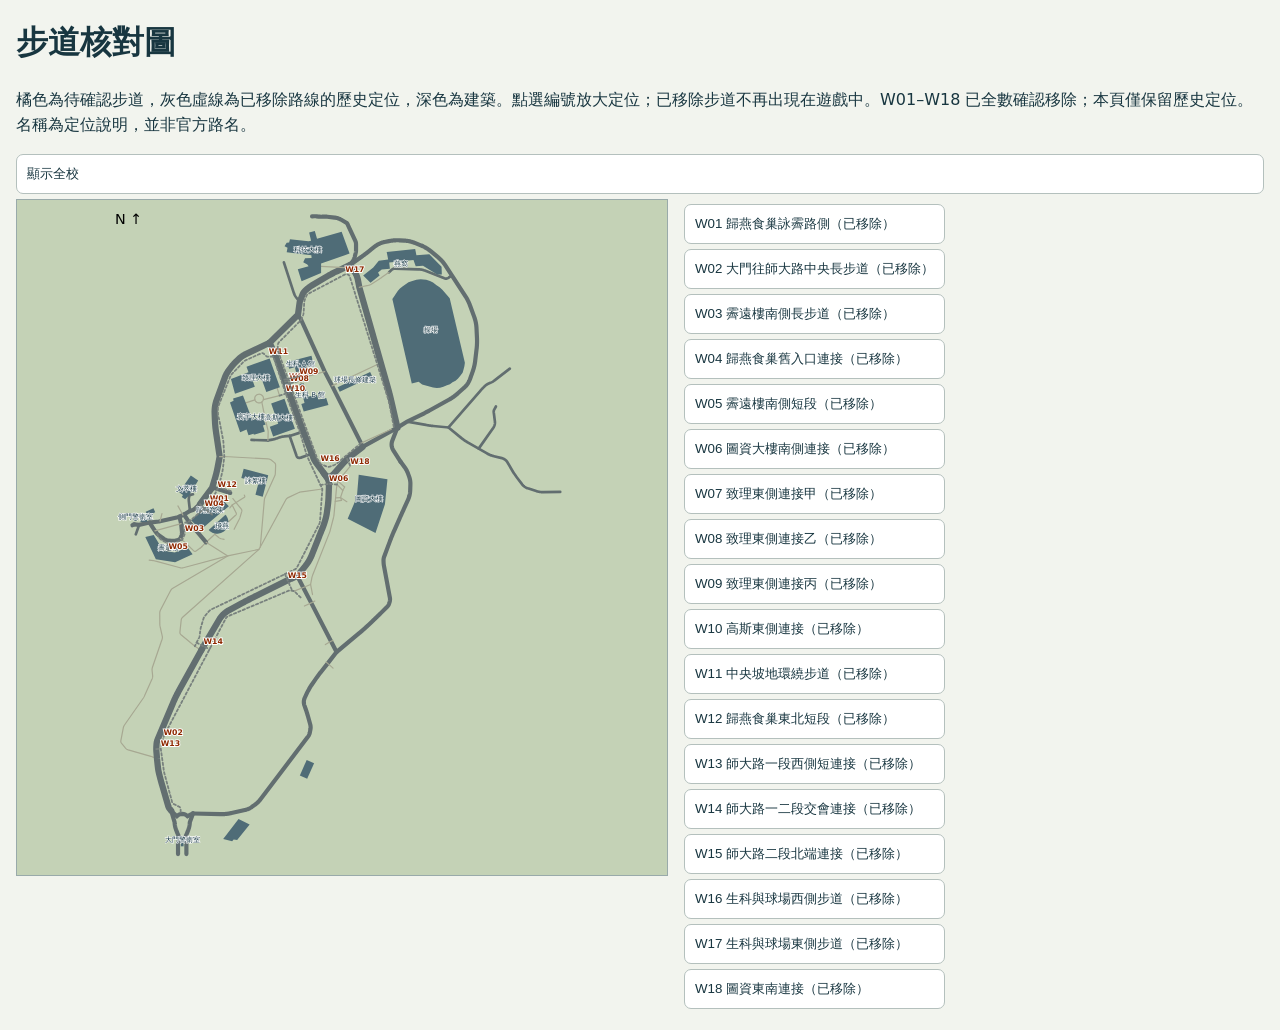
<file: footpaths.html>
<!doctype html><html lang="zh-Hant"><meta charset="utf-8"><meta name="viewport" content="width=device-width,initial-scale=1"><title>步道保留與移除核對</title><style>body{font:16px system-ui;margin:16px;background:#f2f4ee;color:#183640}main{display:flex;gap:16px;flex-wrap:wrap}svg{background:#c4d2b6;width:min(100%,650px);height:75vh;border:1px solid #9aa;touch-action:auto}aside{max-width:430px}button{display:block;padding:10px;text-align:left;width:100%;margin:5px 0;border:1px solid #b4c0bd;border-radius:7px;background:white;color:#183640}.active{background:#ffe39a}p{line-height:1.6}</style><h1>步道核對圖</h1><p>橘色為待確認步道，灰色虛線為已移除路線的歷史定位，深色為建築。點選編號放大定位；已移除步道不再出現在遊戲中。W01–W18 已全數確認移除；本頁僅保留歷史定位。名稱為定位說明，並非官方路名。</p><button id="reset">顯示全校</button><main><svg viewBox="-400 -550 800 1130" aria-label="步道核對地圖"></svg><aside></aside></main><script>const d={"roads":[{"osm":218881793,"name":"清心路","width":10.5,"line":[[92.8,-169],[82.40585621791845,-213.90904870731418],[82.17937235652322,-214.88303811038782],[81.9508968086572,-215.8565144374942],[81.72042957432046,-216.82947768863352],[81.48797065351296,-217.80192786380573],[81.2535200462347,-218.77386496301074],[81.0170777524857,-219.74528898624868],[80.77864377226594,-220.71619993351942],[80.53821810557544,-221.68659780482307],[80.29580075241418,-222.65648260015956],[80.05139171278215,-223.62585431952888],[79.8049909866794,-224.59471296293117],[79.55659857410588,-225.56305853036625],[79.30621447506161,-226.53089102183418],[79.0538386895466,-227.49821043733505],[78.79947121756082,-228.4650167768687],[78.54311205910429,-229.43131004043528],[78.28476121417702,-230.3970902280347],[78.024418682779,-231.36235733966697],[77.76208446491023,-232.3271113753321],[77.4977585605707,-233.29135233503013],[77.23144096976041,-234.255080218761],[76.96313169247938,-235.21829502652474],[76.6928307287276,-236.18099675832138],[76.42053807850506,-237.14318541415082],[57.77946192149494,-302.75681458584916],[57.50616426017145,-303.71874409680385],[57.23284826311678,-304.68066839397574],[56.95951393033098,-305.64258747736517],[56.68616126181401,-306.60450134697203],[56.412790257565845,-307.5664100027962],[56.13940091758654,-308.52831344483786],[55.865993241876076,-309.49021167309684],[55.592567230434454,-310.45210468757324],[55.31912288326166,-311.41399248826707],[55.0456602003577,-312.37587507517827],[54.77217918172259,-313.33775244830696],[54.49867982735631,-314.29962460765296],[54.22516213725887,-315.2614915532164],[53.951626111430265,-316.2233532849972],[53.6780717498705,-317.1852098029954],[53.404499052579574,-318.1470611072111],[53.13090801955748,-319.10890719764416],[52.857298650804225,-320.07074807429456],[52.58367094631981,-321.0325837371624],[52.31002490610423,-321.9944141862476],[52.036360530157495,-322.95623942155026],[51.76267781847959,-323.9180594430703],[51.488976771070526,-324.87987425080775],[51.21525738793029,-325.8416838447626],[29,-403.9],[26.595,-416.185],[26.398820797404795,-417.12568404070436],[26.18028318961917,-418.0577361628174],[25.939387176643127,-418.981156366339],[25.676132758476673,-419.89594465126936],[25.39051993511979,-420.80210101760827],[25.082548706572506,-421.699625465356],[24.7522190728348,-422.58851799451236],[24.39953103390668,-423.4687786050773],[24.024484589788145,-424.340407297051],[23.62707974047919,-425.2034040704333],[23.207316485979817,-426.0577689252243],[22.765194826290035,-426.90350186142393],[22.300714761409825,-427.7406028790323],[21.81387629133921,-428.5690719780493],[14,-441.5]],"sourceLine":[[92.8,-169],[79.7,-225.6],[54.5,-314.3],[29,-403.9],[25.3,-422.8],[14,-441.5]],"curvesPrepared":true,"widening":{"baseWidth":7,"addedEachSide":1.75,"reference":"依使用者指定八路段，左右各半車道；3.5m車道與10.5m總寬為模型尺寸"},"widthTransition":{"length":35,"start":7}},{"osm":218881794,"name":"莘學路","width":7,"line":[[-9.1,206.8],[-18.4,188.8],[-51.5,124.5],[-64.9,98.6],[-74.8,79.4]],"sourceLine":[[-9.1,206.8],[-18.4,188.8],[-51.5,124.5],[-64.9,98.6],[-74.8,79.4]],"curvesPrepared":true,"preservedLine":[[-9.1,206.8],[-18.4,188.8],[-51.5,124.5],[-64.9,98.6],[-74.8,79.4]]},{"osm":218881795,"name":"向陽路","width":7,"line":[[-73.7,-357.9],[-68.3,-349.2],[-28.9,-262.7],[-16.5,-238.8],[31.8,-143],[34.4,-136.6]],"sourceLine":[[-73.7,-357.9],[-68.3,-349.2],[-28.9,-262.7],[-16.5,-238.8],[31.8,-143],[34.4,-136.6]],"curvesPrepared":true,"preservedLine":[[-73.7,-357.9],[-68.3,-349.2],[-28.9,-262.7],[-16.5,-238.8],[31.8,-143],[34.4,-136.6]]},{"osm":218881797,"name":"","width":4.5,"line":[[109.2,-179.1],[140.3021519751283,-173.42990258898465],[141.2560956276395,-173.2591403516534],[142.21089642367403,-173.09451597473168],[143.1665543632319,-172.9360294582196],[144.1230694463132,-172.78368080211712],[145.08044167291786,-172.6374700064243],[146.03867104304587,-172.49739707114105],[146.99775755669722,-172.3634619962674],[147.95770121387199,-172.2356647818034],[148.9185020145701,-172.11400542774896],[149.88015995879158,-171.99848393410417],[150.8426750465364,-171.88910030086896],[151.80604727780465,-171.7858545280434],[152.7702766525962,-171.68874661562742],[178.3,-169.2],[231.59963557957212,-230.63333221200233],[232.2026897406099,-231.3222387248143],[232.81167001350934,-232.00562436925134],[233.42657639827036,-232.6834891453134],[234.04740889489304,-233.3558330530006],[234.67416750337733,-234.02265609231284],[235.30685222372324,-234.68395826325013],[235.94546305593082,-235.33973956581252],[236.59,-235.99],[238.81,-238.21],[239.46933001461682,-238.84027514538528],[240.15232005846724,-239.436100581541],[240.8589701315513,-239.99747630846724],[241.58928023386898,-240.52440232616402],[242.3432503654203,-241.0168786346312],[243.12088052620518,-241.474905233869],[243.92217071622372,-241.89848212387722],[244.7471209354759,-242.28760930465597],[248.42,-243.92],[249.25379544717376,-244.30374983007948],[250.07518178869515,-244.7083326536513],[250.88415902456407,-245.13374847071543],[251.68072715478053,-245.57999728127183],[252.4648861793446,-246.04707908532058],[253.2366360982562,-246.5349938828616],[253.99597691151536,-247.04374167389497],[254.74290861912212,-247.57332245842065],[255.47743122107642,-248.12373623643865],[280.9,-267.7]],"sourceLine":[[109.2,-179.1],[146.5,-172.3],[178.3,-169.2],[234,-233.4],[241.4,-240.8],[252.2,-245.6],[280.9,-267.7]],"curvesPrepared":true,"preservedLine":[[109.2,-179.1],[140.3021519751283,-173.42990258898465],[141.2560956276395,-173.2591403516534],[142.21089642367403,-173.09451597473168],[143.1665543632319,-172.9360294582196],[144.1230694463132,-172.78368080211712],[145.08044167291786,-172.6374700064243],[146.03867104304587,-172.49739707114105],[146.99775755669722,-172.3634619962674],[147.95770121387199,-172.2356647818034],[148.9185020145701,-172.11400542774896],[149.88015995879158,-171.99848393410417],[150.8426750465364,-171.88910030086896],[151.80604727780465,-171.7858545280434],[152.7702766525962,-171.68874661562742],[178.3,-169.2],[231.59963557957212,-230.63333221200233],[232.2026897406099,-231.3222387248143],[232.81167001350934,-232.00562436925134],[233.42657639827036,-232.6834891453134],[234.04740889489304,-233.3558330530006],[234.67416750337733,-234.02265609231284],[235.30685222372324,-234.68395826325013],[235.94546305593082,-235.33973956581252],[236.59,-235.99],[238.81,-238.21],[239.46933001461682,-238.84027514538528],[240.15232005846724,-239.436100581541],[240.8589701315513,-239.99747630846724],[241.58928023386898,-240.52440232616402],[242.3432503654203,-241.0168786346312],[243.12088052620518,-241.474905233869],[243.92217071622372,-241.89848212387722],[244.7471209354759,-242.28760930465597],[248.42,-243.92],[249.25379544717376,-244.30374983007948],[250.07518178869515,-244.7083326536513],[250.88415902456407,-245.13374847071543],[251.68072715478053,-245.57999728127183],[252.4648861793446,-246.04707908532058],[253.2366360982562,-246.5349938828616],[253.99597691151536,-247.04374167389497],[254.74290861912212,-247.57332245842065],[255.47743122107642,-248.12373623643865],[280.9,-267.7]]},{"osm":218881798,"name":"清心路","width":7,"line":[[-249.4,477],[-204.2968151006627,478.150172292515],[-203.31773121134313,478.16911691514207],[-202.33984256351707,478.17598524152646],[-201.36314915718435,478.17077727166793],[-200.3876509923452,478.15349300556676],[-199.41334806899937,478.1241324432226],[-198.440240387147,478.08269558463576],[-197.46832794678807,478.02918242980616],[-196.49761074792264,477.9635929787338],[-195.5280887905506,477.8859272314187],[-194.559762074672,477.7961851878606],[-193.59263060028687,477.6943668480599],[-192.62669436739515,477.58047221201633],[-191.6619533759969,477.4545012797299],[-190.69840762609206,477.3164540512008],[-189.73605711768067,477.1663305264289],[-188.77490185076272,477.00413070541424],[-187.81494182533822,476.8298545881567],[-186.85617704140716,476.6435021746565],[-185.89860749896957,476.4450734649135],[-184.94223319802535,476.2345684589276],[-162.54028517069125,471.1591271089847],[-161.62560302983073,470.9386606194817],[-160.72163808458953,470.6941546106827],[-159.82839033496754,470.42560908258747],[-158.94585978096492,470.1330240351963],[-158.07404642258155,469.8163994685089],[-157.21295025981752,469.4757353825256],[-156.36257129267278,469.1110317772462],[-155.52290952114737,468.7222886526706],[-154.69396494524122,468.3095060087991],[-153.87573756495436,467.8726838456314],[-153.06822738028683,467.4118221631677],[-152.27143439123859,466.92692096140786],[-151.48535859780964,466.41798024035194],[-150.70999999999998,465.885],[-146.09,462.615],[-145.32712651719345,462.0626309181154],[-144.57850606877375,461.4955236724616],[-143.84413865474082,460.9136782630385],[-143.12402427509485,460.3170946898462],[-142.41816292983566,459.7057729528846],[-141.7265546189634,459.07971305215386],[-141.04919934247798,458.43891498765396],[-140.3860971003794,457.78337875938473],[-139.73724789266768,457.1131043673463],[-139.10265171934282,456.4280918115386],[-138.4823085804048,455.72834109196174],[-137.87621847585365,455.0138522086156],[-137.28438140568935,454.28462516150023],[-136.70679736991192,453.5406599506157],[-57.447435771364646,349.1502812598461],[-56.89732297480537,348.3915278204754],[-56.385958893673376,347.61538000630156],[-55.913343527968664,346.82183781732454],[-55.47947687769127,346.0109012535446],[-55.08435894284116,345.18257031496154],[-54.72798972341835,344.33684500157534],[-54.41036921942282,343.4737253133861],[-54.13149743085459,342.59321125039384],[-53.891374357713644,341.6953028125984],[-53.69,340.78],[-52.910000000000004,336.82],[-52.7497124383672,335.8968328709479],[-52.63284975346878,334.97533148379154],[-52.55941194530474,334.0554958385307],[-52.52939901387509,333.1373259351657],[-52.54281095917983,332.22082177369646],[-52.599647781218955,331.3059833541229],[-52.69990947999247,330.39281067644504],[-52.84359605550037,329.4813037406629],[-53.03070750774265,328.57146254677644],[-53.261243836719316,327.66328709478574],[-56.85288842981563,314.7440878867826],[-57.1189446155043,313.7956165962565],[-57.38936700966047,312.848513549473],[-57.66415561228414,311.9027787464321],[-57.94331042337532,310.958412187134],[-58.22683144293401,310.0154138715785],[-58.51471867096021,309.07378379976575],[-58.80697210745391,308.1335219716957],[-59.10359175241511,307.19462838736825],[-59.404577605843826,306.2571030467835],[-59.709929667740056,305.32094594994146],[-60.01964793810378,304.38615709684206],[-60.33373241693501,303.45273648748537],[-60.65218310423375,302.52068412187134],[-60.975,301.59000000000003],[-62.925000000000004,296.01],[-63.2235058191512,295.08133497203517],[-63.469023276604794,294.15533988814076],[-63.661552372360774,293.23201474831654],[-63.80109310641915,292.3113595525628],[-63.887645478779916,291.3933743008793],[-63.92120948944307,290.47805899326625],[-63.90178513840864,289.56541362972354],[-63.82937242567658,288.65543821025113],[-63.703971351246935,287.7481327348491],[-63.52558191511966,286.8434972035175],[-63.29420411729479,285.9415316162561],[-63.009837957772305,285.0422359730651],[-62.67248343655223,284.14561027394444],[-62.282140553634534,283.25165451889416],[-58.765,275.72],[-58.35334548914377,274.8493447423664],[-57.93367607422213,273.98326132240646],[-57.5059917552351,273.1217497401204],[-57.070292532182656,272.26480999550813],[-56.62657840506482,271.41244208856966],[-56.17484937388157,270.564646019305],[-55.71510543863293,269.7214217877142],[-55.24734659931889,268.88276939379716],[-54.77157285593944,268.0486888375539],[-54.287784208494585,267.2191801189846],[-53.79598065698434,266.39424323808896],[-53.296162201408684,265.5738781948671],[-52.78832884176762,264.7580849893192],[-52.27248057806116,263.946863621445],[-51.7486174102893,263.1402140912446],[-51.21673933845204,262.33813639871806],[-50.67684636254937,261.5406305438653],[-45.875,254.52],[-45.30957903492277,253.69668240860187],[-44.74109391746887,252.87561852329648],[-44.16954464763832,252.05680834408378],[-43.59493122543107,251.2402518709637],[-43.01725365084715,250.42594910393635],[-42.43651192388657,249.6139000430017],[-41.852706044549315,248.80410468815973],[-41.265836012835386,247.99656303941038],[-40.675901828744784,247.19127509675377],[-40.08290349227751,246.3882408601898],[-39.48684100343356,245.58746032971857],[-38.88771436221295,244.78893350534],[-38.28552356861566,243.99266038705412],[-37.68026862264169,243.19864097486092],[-37.07194952429106,242.40687526876042],[-36.46056627356376,241.6173632687526],[-35.846118870459776,240.83010497483744],[-35.22860731497913,240.045100387015],[-23.9,225.7],[-9.1,206.8],[29.27546415935152,174.7786431960095],[30.02688563200237,174.14961876333388],[30.776242881825226,173.518274104509],[31.523535908820076,172.88460921953475],[32.26876471298695,172.24862410841124],[33.0119292943258,171.61031877113834],[33.753029652836666,170.96969320771615],[34.49206578851954,170.3267474181447],[35.229037701374416,169.68148140242388],[35.963945391401296,169.0338951605538],[36.69678885860017,168.38398869253436],[37.42756810297105,167.7317619983656],[38.15628312451395,167.07721507804757],[38.88293392322883,166.42034793158018],[39.60752049911573,165.76116055896352],[40.33004285217463,165.09965296019755],[41.05050098240554,164.43582513528224],[41.76889488980843,163.76967708421762],[42.485224574383345,163.10120880700367],[43.19949003613026,162.43042030364046],[43.91169127504917,161.7573115741279],[50.95941830757601,155.075268491402],[51.66320002258735,154.40745481349032],[52.36642882913657,153.73906747803565],[53.06910472722367,153.07010648503794],[53.77122771684866,152.40057183449733],[54.47279779801151,151.73046352641364],[55.17381497071224,151.05978156078697],[55.87427923495086,150.38852593761735],[56.57419059072737,149.71669665690473],[57.27354903804175,149.04429371864913],[57.972354576894006,148.3713171228505],[58.67060720728415,147.6977668695089],[59.36830692921216,147.02364295862432],[60.06545374267806,146.34894539019675],[60.76204764768185,145.67367416422618],[61.45808864422351,144.99782928071266],[62.15357673230305,144.3214107396561],[62.848511911920454,143.64441854105655],[63.54289418307577,142.96685268491404],[64.23672354576895,142.28871317122852],[64.93,141.61],[75.23777707253322,131.510460848124],[75.85470432115825,130.86847783684493],[76.42437460329992,130.19775922706975],[76.94678791895828,129.49830501879845],[77.4219442681333,128.77011521203102],[77.84984365082498,128.01318980676746],[78.23048606703333,127.22752880300776],[78.56387151675833,126.41313220075195],[78.85,125.57000000000001],[79.75,122.63],[79.98579822279582,121.77099876658306],[80.1681928911833,120.90899506633224],[80.29718400516242,120.04398889924752],[80.37277156473318,119.17598026532893],[80.3949555698956,118.30496916457646],[80.36373602064967,117.43095559699012],[80.27911291699537,116.55393956256987],[80.14108625893273,115.67392106131574],[70.31749635072146,63.104439930887786],[70.15152793114231,62.15918035738696],[70.00647772995994,61.21165302596315],[69.88234574717434,60.26185793661641],[69.77913198278557,59.309795089346736],[69.69683643679359,58.355464484154105],[69.6354591091984,57.39886612103852],[69.595,56.44],[69.50500000000001,53.56],[69.5011396713306,52.60430024092176],[69.5495586853224,51.657200963686996],[69.65025704197538,50.718702168295735],[69.80323474128954,49.78880385474798],[70.00849178326493,48.86750602304373],[70.26602816790148,47.95480867318297],[70.57584389519924,47.050711805165705],[80.2721286625357,21.08094211362814],[80.61625165768922,20.163391993844982],[80.96304637565687,19.24693005722114],[81.31251281643868,18.331556303756606],[81.66465098003468,17.417270733451396],[82.01946086644479,16.504073346305486],[82.37694247566905,15.591964142318893],[82.73709580770752,14.680943121491616],[83.09992086256011,13.771010283823651],[83.46541764022685,12.862165629315001],[83.83358614070775,11.95440915796566],[84.2044263640028,11.047740869775636],[84.57793831011202,10.142160764744924],[84.95412197903538,9.237668842873525],[85.3329773707729,8.334265104161439],[85.71450448532457,7.431949548608667],[86.0987033226904,6.530722176215207],[86.48557388287038,5.630582986981063],[86.87511616586453,4.731531980906229],[87.26733017167282,3.833569157990711],[87.66221590029527,2.9366945182345034],[96.13778409970473,-16.2366945182345],[96.5342827764091,-17.132900521406103],[96.93133562646317,-18.02885743456782],[97.32894264986692,-18.924565257719628],[97.72710384662038,-19.82002399086156],[98.12581921672351,-20.71523363399359],[98.52508876017635,-21.610194187115727],[98.92491247697888,-22.504905650227975],[99.3252903671311,-23.399368023330332],[99.72622243063303,-24.29358130642279],[100.12770866748463,-25.187545499505354],[100.52974907768592,-26.081260602578034],[100.9323436612369,-26.97472661564082],[101.33549241813759,-27.867943538693705],[101.73919534838797,-28.760911371736704],[102.14345245198803,-29.653630114769808],[102.5482637289378,-30.54609976779302],[102.95362917923724,-31.438320330806334],[103.3595488028864,-32.330291803809764],[103.76602259988522,-33.22201418680329],[104.17305057023376,-34.11348747978693],[110.27602535275835,-47.4692728734277],[110.66836829304681,-48.352885371668535],[111.04006941452512,-49.24133906048608],[111.39112871719333,-50.13463393988035],[111.72154620105135,-51.032770009851326],[112.03132186609926,-51.93574727039902],[112.32045571233706,-52.84356572152342],[112.5889477397647,-53.756225363224544],[112.83679794838221,-54.673726195502375],[113.0640063381896,-55.59606821835692],[113.27057290918684,-56.52325143178818],[113.45649766137396,-57.45527583579616],[113.62178059475093,-58.39214143038085],[113.76642170931777,-59.33384821554226],[113.8904210050745,-60.280396191280374],[113.99377848202107,-61.231785357595214],[114.07649414015752,-62.18801571448677],[114.13856797948382,-63.14908726195502],[114.18,-64.115],[114.49239435284917,-73.83827423243054],[114.51026501071173,-74.83018632822484],[114.49999832363757,-75.81769930250944],[114.46159429162672,-76.80081315528433],[114.3950529146792,-77.77952788654954],[114.30037419279498,-78.75384349630507],[114.17755812597403,-79.72375998455087],[114.0266047142164,-80.68927735128698],[113.84751395752207,-81.65039559651339],[113.64028585589105,-82.6071147202301],[113.40492040932332,-83.55943472243713],[113.14141761781892,-84.50735560313444],[112.84977748137781,-85.45087736232207],[112.53,-86.39],[110.5513224582369,-91.94306277849647],[110.22654102950365,-92.82388189410351],[109.88337288429977,-93.69497394200043],[109.52181802262538,-94.55633892218724],[109.1418764444804,-95.407976834664],[108.74354814986486,-96.24988767943061],[108.32683313877874,-97.08207145648714],[107.89173141122205,-97.90452816583357],[107.4382429671948,-98.71725780746989],[106.96636780669698,-99.52026038139611],[106.47610592972859,-100.31353588761223],[105.96745733628963,-101.09708432611826],[105.44042202638009,-101.87090569691419],[104.895,-102.635],[98.2,-111.8]],"sourceLine":[[-249.4,477],[-194.5,478.4],[-156.1,469.7],[-140.7,458.8],[-54.6,345.4],[-52,332.2],[-58.7,308.1],[-65.2,289.5],[-55.3,268.3],[-40.8,247.1],[-23.9,225.7],[-9.1,206.8],[36.8,168.5],[58,148.4],[77.8,129],[80.8,119.2],[69.7,59.8],[69.4,50.2],[83.7,11.9],[100.1,-25.2],[113.9,-55.4],[114.7,-80.3],[108.5,-97.7],[98.2,-111.8]],"curvesPrepared":true,"preservedLine":[[-249.4,477],[-204.2968151006627,478.150172292515],[-203.31773121134313,478.16911691514207],[-202.33984256351707,478.17598524152646],[-201.36314915718435,478.17077727166793],[-200.3876509923452,478.15349300556676],[-199.41334806899937,478.1241324432226],[-198.440240387147,478.08269558463576],[-197.46832794678807,478.02918242980616],[-196.49761074792264,477.9635929787338],[-195.5280887905506,477.8859272314187],[-194.559762074672,477.7961851878606],[-193.59263060028687,477.6943668480599],[-192.62669436739515,477.58047221201633],[-191.6619533759969,477.4545012797299],[-190.69840762609206,477.3164540512008],[-189.73605711768067,477.1663305264289],[-188.77490185076272,477.00413070541424],[-187.81494182533822,476.8298545881567],[-186.85617704140716,476.6435021746565],[-185.89860749896957,476.4450734649135],[-184.94223319802535,476.2345684589276],[-162.54028517069125,471.1591271089847],[-161.62560302983073,470.9386606194817],[-160.72163808458953,470.6941546106827],[-159.82839033496754,470.42560908258747],[-158.94585978096492,470.1330240351963],[-158.07404642258155,469.8163994685089],[-157.21295025981752,469.4757353825256],[-156.36257129267278,469.1110317772462],[-155.52290952114737,468.7222886526706],[-154.69396494524122,468.3095060087991],[-153.87573756495436,467.8726838456314],[-153.06822738028683,467.4118221631677],[-152.27143439123859,466.92692096140786],[-151.48535859780964,466.41798024035194],[-150.70999999999998,465.885],[-146.09,462.615],[-145.32712651719345,462.0626309181154],[-144.57850606877375,461.4955236724616],[-143.84413865474082,460.9136782630385],[-143.12402427509485,460.3170946898462],[-142.41816292983566,459.7057729528846],[-141.7265546189634,459.07971305215386],[-141.04919934247798,458.43891498765396],[-140.3860971003794,457.78337875938473],[-139.73724789266768,457.1131043673463],[-139.10265171934282,456.4280918115386],[-138.4823085804048,455.72834109196174],[-137.87621847585365,455.0138522086156],[-137.28438140568935,454.28462516150023],[-136.70679736991192,453.5406599506157],[-57.447435771364646,349.1502812598461],[-56.89732297480537,348.3915278204754],[-56.385958893673376,347.61538000630156],[-55.913343527968664,346.82183781732454],[-55.47947687769127,346.0109012535446],[-55.08435894284116,345.18257031496154],[-54.72798972341835,344.33684500157534],[-54.41036921942282,343.4737253133861],[-54.13149743085459,342.59321125039384],[-53.891374357713644,341.6953028125984],[-53.69,340.78],[-52.910000000000004,336.82],[-52.7497124383672,335.8968328709479],[-52.63284975346878,334.97533148379154],[-52.55941194530474,334.0554958385307],[-52.52939901387509,333.1373259351657],[-52.54281095917983,332.22082177369646],[-52.599647781218955,331.3059833541229],[-52.69990947999247,330.39281067644504],[-52.84359605550037,329.4813037406629],[-53.03070750774265,328.57146254677644],[-53.261243836719316,327.66328709478574],[-56.85288842981563,314.7440878867826],[-57.1189446155043,313.7956165962565],[-57.38936700966047,312.848513549473],[-57.66415561228414,311.9027787464321],[-57.94331042337532,310.958412187134],[-58.22683144293401,310.0154138715785],[-58.51471867096021,309.07378379976575],[-58.80697210745391,308.1335219716957],[-59.10359175241511,307.19462838736825],[-59.404577605843826,306.2571030467835],[-59.709929667740056,305.32094594994146],[-60.01964793810378,304.38615709684206],[-60.33373241693501,303.45273648748537],[-60.65218310423375,302.52068412187134],[-60.975,301.59000000000003],[-62.925000000000004,296.01],[-63.2235058191512,295.08133497203517],[-63.469023276604794,294.15533988814076],[-63.661552372360774,293.23201474831654],[-63.80109310641915,292.3113595525628],[-63.887645478779916,291.3933743008793],[-63.92120948944307,290.47805899326625],[-63.90178513840864,289.56541362972354],[-63.82937242567658,288.65543821025113],[-63.703971351246935,287.7481327348491],[-63.52558191511966,286.8434972035175],[-63.29420411729479,285.9415316162561],[-63.009837957772305,285.0422359730651],[-62.67248343655223,284.14561027394444],[-62.282140553634534,283.25165451889416],[-58.765,275.72],[-58.35334548914377,274.8493447423664],[-57.93367607422213,273.98326132240646],[-57.5059917552351,273.1217497401204],[-57.070292532182656,272.26480999550813],[-56.62657840506482,271.41244208856966],[-56.17484937388157,270.564646019305],[-55.71510543863293,269.7214217877142],[-55.24734659931889,268.88276939379716],[-54.77157285593944,268.0486888375539],[-54.287784208494585,267.2191801189846],[-53.79598065698434,266.39424323808896],[-53.296162201408684,265.5738781948671],[-52.78832884176762,264.7580849893192],[-52.27248057806116,263.946863621445],[-51.7486174102893,263.1402140912446],[-51.21673933845204,262.33813639871806],[-50.67684636254937,261.5406305438653],[-45.875,254.52],[-45.30957903492277,253.69668240860187],[-44.74109391746887,252.87561852329648],[-44.16954464763832,252.05680834408378],[-43.59493122543107,251.2402518709637],[-43.01725365084715,250.42594910393635],[-42.43651192388657,249.6139000430017],[-41.852706044549315,248.80410468815973],[-41.265836012835386,247.99656303941038],[-40.675901828744784,247.19127509675377],[-40.08290349227751,246.3882408601898],[-39.48684100343356,245.58746032971857],[-38.88771436221295,244.78893350534],[-38.28552356861566,243.99266038705412],[-37.68026862264169,243.19864097486092],[-37.07194952429106,242.40687526876042],[-36.46056627356376,241.6173632687526],[-35.846118870459776,240.83010497483744],[-35.22860731497913,240.045100387015],[-23.9,225.7],[-9.1,206.8],[29.27546415935152,174.7786431960095],[30.02688563200237,174.14961876333388],[30.776242881825226,173.518274104509],[31.523535908820076,172.88460921953475],[32.26876471298695,172.24862410841124],[33.0119292943258,171.61031877113834],[33.753029652836666,170.96969320771615],[34.49206578851954,170.3267474181447],[35.229037701374416,169.68148140242388],[35.963945391401296,169.0338951605538],[36.69678885860017,168.38398869253436],[37.42756810297105,167.7317619983656],[38.15628312451395,167.07721507804757],[38.88293392322883,166.42034793158018],[39.60752049911573,165.76116055896352],[40.33004285217463,165.09965296019755],[41.05050098240554,164.43582513528224],[41.76889488980843,163.76967708421762],[42.485224574383345,163.10120880700367],[43.19949003613026,162.43042030364046],[43.91169127504917,161.7573115741279],[50.95941830757601,155.075268491402],[51.66320002258735,154.40745481349032],[52.36642882913657,153.73906747803565],[53.06910472722367,153.07010648503794],[53.77122771684866,152.40057183449733],[54.47279779801151,151.73046352641364],[55.17381497071224,151.05978156078697],[55.87427923495086,150.38852593761735],[56.57419059072737,149.71669665690473],[57.27354903804175,149.04429371864913],[57.972354576894006,148.3713171228505],[58.67060720728415,147.6977668695089],[59.36830692921216,147.02364295862432],[60.06545374267806,146.34894539019675],[60.76204764768185,145.67367416422618],[61.45808864422351,144.99782928071266],[62.15357673230305,144.3214107396561],[62.848511911920454,143.64441854105655],[63.54289418307577,142.96685268491404],[64.23672354576895,142.28871317122852],[64.93,141.61],[75.23777707253322,131.510460848124],[75.85470432115825,130.86847783684493],[76.42437460329992,130.19775922706975],[76.94678791895828,129.49830501879845],[77.4219442681333,128.77011521203102],[77.84984365082498,128.01318980676746],[78.23048606703333,127.22752880300776],[78.56387151675833,126.41313220075195],[78.85,125.57000000000001],[79.75,122.63],[79.98579822279582,121.77099876658306],[80.1681928911833,120.90899506633224],[80.29718400516242,120.04398889924752],[80.37277156473318,119.17598026532893],[80.3949555698956,118.30496916457646],[80.36373602064967,117.43095559699012],[80.27911291699537,116.55393956256987],[80.14108625893273,115.67392106131574],[70.31749635072146,63.104439930887786],[70.15152793114231,62.15918035738696],[70.00647772995994,61.21165302596315],[69.88234574717434,60.26185793661641],[69.77913198278557,59.309795089346736],[69.69683643679359,58.355464484154105],[69.6354591091984,57.39886612103852],[69.595,56.44],[69.50500000000001,53.56],[69.5011396713306,52.60430024092176],[69.5495586853224,51.657200963686996],[69.65025704197538,50.718702168295735],[69.80323474128954,49.78880385474798],[70.00849178326493,48.86750602304373],[70.26602816790148,47.95480867318297],[70.57584389519924,47.050711805165705],[80.2721286625357,21.08094211362814],[80.61625165768922,20.163391993844982],[80.96304637565687,19.24693005722114],[81.31251281643868,18.331556303756606],[81.66465098003468,17.417270733451396],[82.01946086644479,16.504073346305486],[82.37694247566905,15.591964142318893],[82.73709580770752,14.680943121491616],[83.09992086256011,13.771010283823651],[83.46541764022685,12.862165629315001],[83.83358614070775,11.95440915796566],[84.2044263640028,11.047740869775636],[84.57793831011202,10.142160764744924],[84.95412197903538,9.237668842873525],[85.3329773707729,8.334265104161439],[85.71450448532457,7.431949548608667],[86.0987033226904,6.530722176215207],[86.48557388287038,5.630582986981063],[86.87511616586453,4.731531980906229],[87.26733017167282,3.833569157990711],[87.66221590029527,2.9366945182345034],[96.13778409970473,-16.2366945182345],[96.5342827764091,-17.132900521406103],[96.93133562646317,-18.02885743456782],[97.32894264986692,-18.924565257719628],[97.72710384662038,-19.82002399086156],[98.12581921672351,-20.71523363399359],[98.52508876017635,-21.610194187115727],[98.92491247697888,-22.504905650227975],[99.3252903671311,-23.399368023330332],[99.72622243063303,-24.29358130642279],[100.12770866748463,-25.187545499505354],[100.52974907768592,-26.081260602578034],[100.9323436612369,-26.97472661564082],[101.33549241813759,-27.867943538693705],[101.73919534838797,-28.760911371736704],[102.14345245198803,-29.653630114769808],[102.5482637289378,-30.54609976779302],[102.95362917923724,-31.438320330806334],[103.3595488028864,-32.330291803809764],[103.76602259988522,-33.22201418680329],[104.17305057023376,-34.11348747978693],[110.27602535275835,-47.4692728734277],[110.66836829304681,-48.352885371668535],[111.04006941452512,-49.24133906048608],[111.39112871719333,-50.13463393988035],[111.72154620105135,-51.032770009851326],[112.03132186609926,-51.93574727039902],[112.32045571233706,-52.84356572152342],[112.5889477397647,-53.756225363224544],[112.83679794838221,-54.673726195502375],[113.0640063381896,-55.59606821835692],[113.27057290918684,-56.52325143178818],[113.45649766137396,-57.45527583579616],[113.62178059475093,-58.39214143038085],[113.76642170931777,-59.33384821554226],[113.8904210050745,-60.280396191280374],[113.99377848202107,-61.231785357595214],[114.07649414015752,-62.18801571448677],[114.13856797948382,-63.14908726195502],[114.18,-64.115],[114.49239435284917,-73.83827423243054],[114.51026501071173,-74.83018632822484],[114.49999832363757,-75.81769930250944],[114.46159429162672,-76.80081315528433],[114.3950529146792,-77.77952788654954],[114.30037419279498,-78.75384349630507],[114.17755812597403,-79.72375998455087],[114.0266047142164,-80.68927735128698],[113.84751395752207,-81.65039559651339],[113.64028585589105,-82.6071147202301],[113.40492040932332,-83.55943472243713],[113.14141761781892,-84.50735560313444],[112.84977748137781,-85.45087736232207],[112.53,-86.39],[110.5513224582369,-91.94306277849647],[110.22654102950365,-92.82388189410351],[109.88337288429977,-93.69497394200043],[109.52181802262538,-94.55633892218724],[109.1418764444804,-95.407976834664],[108.74354814986486,-96.24988767943061],[108.32683313877874,-97.08207145648714],[107.89173141122205,-97.90452816583357],[107.4382429671948,-98.71725780746989],[106.96636780669698,-99.52026038139611],[106.47610592972859,-100.31353588761223],[105.96745733628963,-101.09708432611826],[105.44042202638009,-101.87090569691419],[104.895,-102.635],[98.2,-111.8]]},{"osm":218881799,"name":"環手星月大道","width":7,"line":[[34.4,-136.6],[92.8,-169],[109.2,-179.1],[129.7754045742727,-189.03778044063512],[130.6572425689391,-189.46520344687283],[131.53783746779294,-189.89502855371305],[132.4171892708341,-190.3272557611557],[133.29529797806268,-190.76188506920087],[134.1721635894786,-191.19891647784843],[135.0477861050819,-191.63834998709848],[135.92216552487264,-192.08018559695105],[136.79530184885073,-192.52442330740604],[137.66719507701617,-192.97106311846358],[138.53784520936904,-193.42010503012352],[139.40725224590926,-193.87154904238594],[140.27541618663685,-194.32539515525082],[141.14233703155185,-194.78164336871816],[142.0080147806542,-195.24029368278798],[142.87244943394396,-195.70134609746032],[143.7356409914211,-196.1648006127351],[144.5975894530856,-196.6306572286123],[145.4582948189375,-197.09891594509205],[146.31775708897675,-197.56957676217422],[147.1759762632034,-198.04263967985887],[178.12402373679657,-215.15736032014115],[178.97848470485684,-215.63605387489778],[179.82667235639687,-216.12360660319592],[180.66858669141675,-216.6200185050355],[181.50422770991648,-217.12528958041662],[182.33359541189594,-217.63941982933915],[183.15668979735526,-218.1624092518032],[183.9735108662944,-218.69425784780876],[184.78405861871337,-219.23496561735578],[185.58833305461218,-219.78453256044435],[186.38633417399075,-220.3429586770743],[187.17806197684914,-220.91024396724583],[187.96351646318732,-221.4863884309588],[188.74269763300535,-222.07139206821327],[189.5156054863032,-222.66525487900924],[190.28224002308085,-223.2679768633467],[191.0426012433383,-223.8795580212256],[191.7966891470756,-224.499998352646],[192.5445037342927,-225.12929785760792],[193.28604500498963,-225.7674565361113],[194.02131295916635,-226.41447438815618],[203.87868704083363,-235.18552561184381],[204.6007944983579,-235.8437455031345],[205.30285427909757,-236.51551029937534],[205.98486638305255,-237.20082000056624],[206.6468308102229,-237.89967460670744],[207.2887475606085,-238.6120741177986],[207.9106166342095,-239.33801853383997],[208.5124380310258,-240.0775078548315],[209.0942117510575,-240.83054208077314],[209.65593779430452,-241.59712121166496],[210.1976161607668,-242.37724524750683],[210.71924685044448,-243.1709141882989],[211.22082986333749,-243.9781280340411],[211.70236519944586,-244.7988867847334],[212.16385285876953,-245.63319044037587],[212.60529284130854,-246.48103900096848],[213.0266851470629,-247.34243246651124],[213.4280297760326,-248.21737083700407],[213.8093267282176,-249.1058541124471],[214.17057600361798,-250.00788229284026],[214.51177760223368,-250.92345537818355],[218.58822239776632,-262.27654462181647],[218.91398702017102,-263.20016327593174],[219.22892536693845,-264.12632816264085],[219.53303743806853,-265.0550392819437],[219.8263232335613,-265.9862966338405],[220.10878275341676,-266.92010021833096],[220.38041599763488,-267.8564500354153],[220.64122296621574,-268.7953460850935],[220.89120365915932,-269.73678836736553],[221.13035807646554,-270.6807768822314],[221.3586862181344,-271.627311629691],[221.576188084166,-272.57639260974446],[221.7828636745603,-273.52801982239174],[221.97871298931724,-274.4821932676328],[222.16373602843692,-275.43891294546773],[222.33793279191926,-276.39817885589645],[222.5013032797643,-277.35999099891905],[222.653847491972,-278.32434937453536],[222.79556542854243,-279.2912539827456],[222.92645708947552,-280.26070482354964],[223.0465224747713,-281.23270189694745],[225.2534775252287,-299.96729810305254],[225.36408826717096,-300.9407083361917],[225.46661599804347,-301.91439865621953],[225.56106071784615,-302.8883690631361],[225.6474224265792,-303.8626195569415],[225.72570112424236,-304.83715013763555],[225.7958968108358,-305.81196080521835],[225.85800948635955,-306.78705155969],[225.91203915081348,-307.76242240105034],[225.9579858041977,-308.7380733292994],[225.9958494465121,-309.71400434443717],[226.02563007775677,-310.69021544646375],[226.04732769793168,-311.66670663537906],[226.06094230703684,-312.64347791118314],[226.06647390507223,-313.62052927387595],[226.06392249203788,-314.5978607234575],[226.05328806793375,-315.5754722599278],[226.03457063275982,-316.55336388328675],[226.0077701865162,-317.53153559353456],[225.97288672920286,-318.5099873906711],[225.92992026081967,-319.48871927469634],[225.17007973918032,-335.3112807253037],[225.11584405694964,-336.28869478825396],[225.04715295809376,-337.2631931221656],[224.96400644261254,-338.23477572703854],[224.8664045105062,-339.20344260287294],[224.75434716177446,-340.1691937496685],[224.6278343964175,-341.13202916742546],[224.4868662144353,-342.09194885614374],[224.33144261582785,-343.0489528158233],[224.16156360059514,-344.0030410464643],[223.97722916873718,-344.9542135480666],[223.77843932025394,-345.9024703206302],[223.56519405514547,-346.8478113641551],[223.33749337341175,-347.7902366786414],[223.09533727505277,-348.72974626408904],[222.8387257600685,-349.6663401204979],[222.567658828459,-350.6000182478682],[222.2821364802242,-351.5307806461998],[221.98215871536422,-352.4586273154928],[221.66772553387895,-353.383558255747],[221.33883693576843,-354.3055734669626],[214.66116306423157,-372.59442653303745],[214.3200854524022,-373.512504010669],[213.9690852297604,-374.4256217501709],[213.6081623963061,-375.33377975154326],[213.23731695203946,-376.2369780147862],[212.8565488969603,-377.13521653989943],[212.4658582310687,-378.02849532688316],[212.06524495436472,-378.9168143757375],[211.65470906684828,-379.8001736864622],[211.23425056851943,-380.6785732590573],[210.80386945937806,-381.552013093523],[210.3635657394243,-382.42049318985903],[209.9133394086581,-383.28401354806556],[209.45319046707942,-384.14257416814246],[208.98311891468836,-384.99617505008996],[208.50312475148485,-385.84481619390783],[208.01320797746888,-386.68849759959625],[207.51336859264043,-387.52721926715503],[207.00360659699965,-388.36098119658436],[206.48392199054635,-389.1897833878841],[205.95431477328063,-390.01362584105425],[183.9,-423.9],[173.54926626585186,-439.7887059231191],[173.00883461796246,-440.60492324292375],[172.45739292746467,-441.41131638696163],[171.89494119435838,-442.2078853552326],[171.3214794186438,-442.99463014773676],[170.73700760032068,-443.771550764474],[170.1415257393892,-444.53864720544453],[169.5350338358493,-445.29591947064813],[168.917531889701,-446.0433675600849],[168.28901990094428,-446.78099147375485],[167.6494978695791,-447.508791211658],[166.99896579560553,-448.2267667737942],[166.33742367902354,-448.93491816016365],[165.66487151983313,-449.6332453707662],[164.9813093180343,-450.32174840560197],[164.28673707362705,-451.00042726467086],[163.58115478661142,-451.66928194797293],[162.8645624569873,-452.3283124555081],[162.13696008475483,-452.97751878727655],[161.39834766991393,-453.6169009432781],[160.64872521246457,-454.24645892351276],[148.55127478753542,-464.25354107648724],[147.79226646076506,-464.8716414514153],[147.02549643796104,-465.4766507914971],[146.25096471912337,-466.06856909673235],[145.46867130425207,-466.6473963671214],[144.6786161933471,-467.21313260266385],[143.88079938640848,-467.7657778033599],[143.07522088343623,-468.30533196920976],[142.2618806844303,-468.83179510021324],[141.44077878939078,-469.34516719637026],[140.61191519831755,-469.8454482576808],[139.77528991121068,-470.3326382841451],[138.93090292807017,-470.806737275763],[138.07875424889602,-471.2677452325345],[137.21884387368823,-471.71566215445955],[136.35117180244677,-472.1504880415383],[135.47573803517167,-472.57222289377063],[134.5925425718629,-472.9808667111566],[133.70158541252053,-473.3764194936962],[132.80286655714445,-473.75888124138936],[131.89638600573477,-474.12825195423613],[121.80249521710053,-478.1511794424599],[120.91628379595728,-478.4958646519585],[120.02659589402232,-478.82490542623526],[119.13343151129564,-479.13830176529],[118.23679064777734,-479.4360536691232],[117.33667330346734,-479.7181611377345],[116.43307947836563,-479.9846241711239],[115.52600917247223,-480.23544276929147],[114.61546238578717,-480.4706169322373],[113.7014391183104,-480.6901466599613],[112.78393937004195,-480.89403195246325],[111.86296314098183,-481.0822728097436],[110.93851043113,-481.254869231802],[110.01058124048649,-481.41182121863864],[109.07917556905127,-481.55312877025335],[108.14429341682441,-481.6787918866464],[107.20593478380583,-481.78881056781756],[106.26409966999557,-481.88318481376683],[105.31878807539363,-481.96191462449434],[104.37,-482.025],[96.63,-482.475],[95.67992174312482,-482.5238763628228],[94.73073960407821,-482.5599791355016],[93.78245358286014,-482.5833083180365],[92.83506367947071,-482.59386391042744],[91.88856989390982,-482.59164591267455],[90.9429722261775,-482.57665432477756],[89.99827067627376,-482.5488891467367],[89.0544652441986,-482.508350378552],[88.11155592995203,-482.45503802022324],[87.169542733534,-482.38895207175057],[86.22842565494456,-482.31009253313397],[85.2882046941837,-482.21845940437345],[84.34887985125141,-482.1140526854689],[83.4104511261477,-481.99687237642047],[82.47291851887258,-481.8669184772282],[81.536282029426,-481.7241909878919],[80.60054165780802,-481.5686899084117],[79.6656974040186,-481.40041523878756],[78.73174926805777,-481.21936697901947],[71.09,-479.685],[70.15923171877115,-479.4863482424929],[69.23850582245296,-479.2661824436555],[68.32782231104551,-479.0245026034879],[67.42718118454874,-478.76130872199036],[66.5365824429627,-478.4766007991626],[65.65602608628731,-478.17037883500456],[64.78551211452263,-477.8426428295164],[63.92504052766868,-477.49339278269815],[63.07461132572541,-477.1226286945498],[62.23422450869283,-476.7303505650712],[61.40388007657096,-476.3165583942625],[60.58357802935977,-475.8812521821236],[59.7733183670593,-475.4244319286545],[58.97310108966952,-474.9460976338553],[58.18292619719044,-474.446249297726],[57.40279368962206,-473.92488692026643],[56.63270356696438,-473.38201050147677],[55.872655829217386,-472.817620041357],[55.122650476381104,-472.23171553990704],[47.74913643900031,-466.3262314466201],[46.983429810261896,-465.71465468727956],[46.21613721184673,-465.1051706985821],[45.44725864375479,-464.49777948052747],[44.676794105986104,-463.89248103311604],[43.90474359854065,-463.2892753563474],[43.13110712141843,-462.6881624502218],[42.35588467461946,-462.0891423147392],[41.57907625814372,-461.4922149498997],[40.80068187199123,-460.89738035570304],[40.02070151616197,-460.3046385321494],[39.23913519065595,-459.71398947923876],[38.45598289547318,-459.125433196971],[37.67124463061364,-458.5389696853464],[36.88492039607734,-457.95459894436476],[36.097010191864285,-457.372320974026],[35.307514017974455,-456.79213577433035],[34.51643187440787,-456.21404334527756],[33.723763761164534,-455.6380436868679],[32.929509678244436,-455.06413679910116],[32.13366962564757,-454.4923226819774],[14,-441.5]],"sourceLine":[[34.4,-136.6],[92.8,-169],[109.2,-179.1],[138.6,-193.3],[186.7,-219.9],[211.2,-241.7],[221.9,-271.5],[226.4,-309.7],[224.7,-345.1],[211.3,-381.8],[183.9,-423.9],[168.2,-448],[141,-470.5],[113.4,-481.5],[87.6,-483],[62.2,-477.9],[40.1,-460.2],[14,-441.5]],"curvesPrepared":true,"preservedLine":[[34.4,-136.6],[92.8,-169],[109.2,-179.1],[129.7754045742727,-189.03778044063512],[130.6572425689391,-189.46520344687283],[131.53783746779294,-189.89502855371305],[132.4171892708341,-190.3272557611557],[133.29529797806268,-190.76188506920087],[134.1721635894786,-191.19891647784843],[135.0477861050819,-191.63834998709848],[135.92216552487264,-192.08018559695105],[136.79530184885073,-192.52442330740604],[137.66719507701617,-192.97106311846358],[138.53784520936904,-193.42010503012352],[139.40725224590926,-193.87154904238594],[140.27541618663685,-194.32539515525082],[141.14233703155185,-194.78164336871816],[142.0080147806542,-195.24029368278798],[142.87244943394396,-195.70134609746032],[143.7356409914211,-196.1648006127351],[144.5975894530856,-196.6306572286123],[145.4582948189375,-197.09891594509205],[146.31775708897675,-197.56957676217422],[147.1759762632034,-198.04263967985887],[178.12402373679657,-215.15736032014115],[178.97848470485684,-215.63605387489778],[179.82667235639687,-216.12360660319592],[180.66858669141675,-216.6200185050355],[181.50422770991648,-217.12528958041662],[182.33359541189594,-217.63941982933915],[183.15668979735526,-218.1624092518032],[183.9735108662944,-218.69425784780876],[184.78405861871337,-219.23496561735578],[185.58833305461218,-219.78453256044435],[186.38633417399075,-220.3429586770743],[187.17806197684914,-220.91024396724583],[187.96351646318732,-221.4863884309588],[188.74269763300535,-222.07139206821327],[189.5156054863032,-222.66525487900924],[190.28224002308085,-223.2679768633467],[191.0426012433383,-223.8795580212256],[191.7966891470756,-224.499998352646],[192.5445037342927,-225.12929785760792],[193.28604500498963,-225.7674565361113],[194.02131295916635,-226.41447438815618],[203.87868704083363,-235.18552561184381],[204.6007944983579,-235.8437455031345],[205.30285427909757,-236.51551029937534],[205.98486638305255,-237.20082000056624],[206.6468308102229,-237.89967460670744],[207.2887475606085,-238.6120741177986],[207.9106166342095,-239.33801853383997],[208.5124380310258,-240.0775078548315],[209.0942117510575,-240.83054208077314],[209.65593779430452,-241.59712121166496],[210.1976161607668,-242.37724524750683],[210.71924685044448,-243.1709141882989],[211.22082986333749,-243.9781280340411],[211.70236519944586,-244.7988867847334],[212.16385285876953,-245.63319044037587],[212.60529284130854,-246.48103900096848],[213.0266851470629,-247.34243246651124],[213.4280297760326,-248.21737083700407],[213.8093267282176,-249.1058541124471],[214.17057600361798,-250.00788229284026],[214.51177760223368,-250.92345537818355],[218.58822239776632,-262.27654462181647],[218.91398702017102,-263.20016327593174],[219.22892536693845,-264.12632816264085],[219.53303743806853,-265.0550392819437],[219.8263232335613,-265.9862966338405],[220.10878275341676,-266.92010021833096],[220.38041599763488,-267.8564500354153],[220.64122296621574,-268.7953460850935],[220.89120365915932,-269.73678836736553],[221.13035807646554,-270.6807768822314],[221.3586862181344,-271.627311629691],[221.576188084166,-272.57639260974446],[221.7828636745603,-273.52801982239174],[221.97871298931724,-274.4821932676328],[222.16373602843692,-275.43891294546773],[222.33793279191926,-276.39817885589645],[222.5013032797643,-277.35999099891905],[222.653847491972,-278.32434937453536],[222.79556542854243,-279.2912539827456],[222.92645708947552,-280.26070482354964],[223.0465224747713,-281.23270189694745],[225.2534775252287,-299.96729810305254],[225.36408826717096,-300.9407083361917],[225.46661599804347,-301.91439865621953],[225.56106071784615,-302.8883690631361],[225.6474224265792,-303.8626195569415],[225.72570112424236,-304.83715013763555],[225.7958968108358,-305.81196080521835],[225.85800948635955,-306.78705155969],[225.91203915081348,-307.76242240105034],[225.9579858041977,-308.7380733292994],[225.9958494465121,-309.71400434443717],[226.02563007775677,-310.69021544646375],[226.04732769793168,-311.66670663537906],[226.06094230703684,-312.64347791118314],[226.06647390507223,-313.62052927387595],[226.06392249203788,-314.5978607234575],[226.05328806793375,-315.5754722599278],[226.03457063275982,-316.55336388328675],[226.0077701865162,-317.53153559353456],[225.97288672920286,-318.5099873906711],[225.92992026081967,-319.48871927469634],[225.17007973918032,-335.3112807253037],[225.11584405694964,-336.28869478825396],[225.04715295809376,-337.2631931221656],[224.96400644261254,-338.23477572703854],[224.8664045105062,-339.20344260287294],[224.75434716177446,-340.1691937496685],[224.6278343964175,-341.13202916742546],[224.4868662144353,-342.09194885614374],[224.33144261582785,-343.0489528158233],[224.16156360059514,-344.0030410464643],[223.97722916873718,-344.9542135480666],[223.77843932025394,-345.9024703206302],[223.56519405514547,-346.8478113641551],[223.33749337341175,-347.7902366786414],[223.09533727505277,-348.72974626408904],[222.8387257600685,-349.6663401204979],[222.567658828459,-350.6000182478682],[222.2821364802242,-351.5307806461998],[221.98215871536422,-352.4586273154928],[221.66772553387895,-353.383558255747],[221.33883693576843,-354.3055734669626],[214.66116306423157,-372.59442653303745],[214.3200854524022,-373.512504010669],[213.9690852297604,-374.4256217501709],[213.6081623963061,-375.33377975154326],[213.23731695203946,-376.2369780147862],[212.8565488969603,-377.13521653989943],[212.4658582310687,-378.02849532688316],[212.06524495436472,-378.9168143757375],[211.65470906684828,-379.8001736864622],[211.23425056851943,-380.6785732590573],[210.80386945937806,-381.552013093523],[210.3635657394243,-382.42049318985903],[209.9133394086581,-383.28401354806556],[209.45319046707942,-384.14257416814246],[208.98311891468836,-384.99617505008996],[208.50312475148485,-385.84481619390783],[208.01320797746888,-386.68849759959625],[207.51336859264043,-387.52721926715503],[207.00360659699965,-388.36098119658436],[206.48392199054635,-389.1897833878841],[205.95431477328063,-390.01362584105425],[183.9,-423.9],[173.54926626585186,-439.7887059231191],[173.00883461796246,-440.60492324292375],[172.45739292746467,-441.41131638696163],[171.89494119435838,-442.2078853552326],[171.3214794186438,-442.99463014773676],[170.73700760032068,-443.771550764474],[170.1415257393892,-444.53864720544453],[169.5350338358493,-445.29591947064813],[168.917531889701,-446.0433675600849],[168.28901990094428,-446.78099147375485],[167.6494978695791,-447.508791211658],[166.99896579560553,-448.2267667737942],[166.33742367902354,-448.93491816016365],[165.66487151983313,-449.6332453707662],[164.9813093180343,-450.32174840560197],[164.28673707362705,-451.00042726467086],[163.58115478661142,-451.66928194797293],[162.8645624569873,-452.3283124555081],[162.13696008475483,-452.97751878727655],[161.39834766991393,-453.6169009432781],[160.64872521246457,-454.24645892351276],[148.55127478753542,-464.25354107648724],[147.79226646076506,-464.8716414514153],[147.02549643796104,-465.4766507914971],[146.25096471912337,-466.06856909673235],[145.46867130425207,-466.6473963671214],[144.6786161933471,-467.21313260266385],[143.88079938640848,-467.7657778033599],[143.07522088343623,-468.30533196920976],[142.2618806844303,-468.83179510021324],[141.44077878939078,-469.34516719637026],[140.61191519831755,-469.8454482576808],[139.77528991121068,-470.3326382841451],[138.93090292807017,-470.806737275763],[138.07875424889602,-471.2677452325345],[137.21884387368823,-471.71566215445955],[136.35117180244677,-472.1504880415383],[135.47573803517167,-472.57222289377063],[134.5925425718629,-472.9808667111566],[133.70158541252053,-473.3764194936962],[132.80286655714445,-473.75888124138936],[131.89638600573477,-474.12825195423613],[121.80249521710053,-478.1511794424599],[120.91628379595728,-478.4958646519585],[120.02659589402232,-478.82490542623526],[119.13343151129564,-479.13830176529],[118.23679064777734,-479.4360536691232],[117.33667330346734,-479.7181611377345],[116.43307947836563,-479.9846241711239],[115.52600917247223,-480.23544276929147],[114.61546238578717,-480.4706169322373],[113.7014391183104,-480.6901466599613],[112.78393937004195,-480.89403195246325],[111.86296314098183,-481.0822728097436],[110.93851043113,-481.254869231802],[110.01058124048649,-481.41182121863864],[109.07917556905127,-481.55312877025335],[108.14429341682441,-481.6787918866464],[107.20593478380583,-481.78881056781756],[106.26409966999557,-481.88318481376683],[105.31878807539363,-481.96191462449434],[104.37,-482.025],[96.63,-482.475],[95.67992174312482,-482.5238763628228],[94.73073960407821,-482.5599791355016],[93.78245358286014,-482.5833083180365],[92.83506367947071,-482.59386391042744],[91.88856989390982,-482.59164591267455],[90.9429722261775,-482.57665432477756],[89.99827067627376,-482.5488891467367],[89.0544652441986,-482.508350378552],[88.11155592995203,-482.45503802022324],[87.169542733534,-482.38895207175057],[86.22842565494456,-482.31009253313397],[85.2882046941837,-482.21845940437345],[84.34887985125141,-482.1140526854689],[83.4104511261477,-481.99687237642047],[82.47291851887258,-481.8669184772282],[81.536282029426,-481.7241909878919],[80.60054165780802,-481.5686899084117],[79.6656974040186,-481.40041523878756],[78.73174926805777,-481.21936697901947],[71.09,-479.685],[70.15923171877115,-479.4863482424929],[69.23850582245296,-479.2661824436555],[68.32782231104551,-479.0245026034879],[67.42718118454874,-478.76130872199036],[66.5365824429627,-478.4766007991626],[65.65602608628731,-478.17037883500456],[64.78551211452263,-477.8426428295164],[63.92504052766868,-477.49339278269815],[63.07461132572541,-477.1226286945498],[62.23422450869283,-476.7303505650712],[61.40388007657096,-476.3165583942625],[60.58357802935977,-475.8812521821236],[59.7733183670593,-475.4244319286545],[58.97310108966952,-474.9460976338553],[58.18292619719044,-474.446249297726],[57.40279368962206,-473.92488692026643],[56.63270356696438,-473.38201050147677],[55.872655829217386,-472.817620041357],[55.122650476381104,-472.23171553990704],[47.74913643900031,-466.3262314466201],[46.983429810261896,-465.71465468727956],[46.21613721184673,-465.1051706985821],[45.44725864375479,-464.49777948052747],[44.676794105986104,-463.89248103311604],[43.90474359854065,-463.2892753563474],[43.13110712141843,-462.6881624502218],[42.35588467461946,-462.0891423147392],[41.57907625814372,-461.4922149498997],[40.80068187199123,-460.89738035570304],[40.02070151616197,-460.3046385321494],[39.23913519065595,-459.71398947923876],[38.45598289547318,-459.125433196971],[37.67124463061364,-458.5389696853464],[36.88492039607734,-457.95459894436476],[36.097010191864285,-457.372320974026],[35.307514017974455,-456.79213577433035],[34.51643187440787,-456.21404334527756],[33.723763761164534,-455.6380436868679],[32.929509678244436,-455.06413679910116],[32.13366962564757,-454.4923226819774],[14,-441.5]]},{"osm":218881800,"name":"師大路四段","width":10.5,"line":[[-121.2,-311],[-115.805,-299.69],[-115.39295749242909,-298.81875493993823],[-114.98682996971631,-297.9450197597531],[-114.58661743186167,-297.0687944594444],[-114.19231987886518,-296.19007903901223],[-113.80393731072682,-295.3088734984566],[-113.42146972744662,-294.4251778377775],[-113.04491712902458,-293.53899205697496],[-112.67427951546068,-292.6503161560489],[-112.30955688675493,-291.7591501349994],[-111.9507492429073,-290.86549399382636],[-111.59785658391785,-289.96934773252997],[-111.25087890978654,-289.07071135111005],[-110.90981622051335,-288.1695848495666],[-110.57466851609833,-287.26596822789975],[-97.03906188981253,-250.39597226427463],[-96.7445830621389,-249.59932100634433],[-96.44656243220139,-248.80399691825275],[-96.145,-248.01],[-95.755,-246.99],[-95.4521956532599,-246.1964656181063],[-95.15044927970624,-245.4025291390917],[-94.84976087933904,-244.6081905629563],[-94.195,-242.875],[-93.89866999321242,-242.08706591274003],[-93.60467997284974,-241.29826365096008],[-93.31302993891191,-240.5085932146602],[-93.02371989139897,-239.71805460384033],[-90.285,-232.20000000000002],[-89.96042268737042,-231.30910252873423],[-89.63578165857258,-230.4182282967552],[-89.31107691360654,-229.52737730406278],[-88.98630845247222,-228.63654955065707],[-88.66147627516966,-227.74574503653795],[-88.33658038169888,-226.85496376170562],[-88.01162077205984,-225.9642057261599],[-87.68659744625256,-225.07347092990085],[-87.36151040427704,-224.18275937292853],[-87.03635964613325,-223.29207105524284],[-86.71114517182124,-222.40140597684382],[-64.8,-162.4],[-50.4,-125.1],[-47.93,-118.34],[-47.58242586739388,-117.43807932893452],[-47.20470346957549,-116.55231731573807],[-46.796832806544856,-115.68271396041067],[-46.35881387830196,-114.8292692629523],[-45.890646684846814,-113.99198322336295],[-45.39233122617941,-113.17085584164266],[-44.863867502299755,-112.3658871177914],[-44.30525551320784,-111.57707705180917],[-34.22206839308918,-97.85484495600858],[-33.76274537111266,-97.22619339400482],[-33.30684469827229,-96.59508366400213],[-32.85436637456807,-95.96151576600053],[-32.4053104,-95.32548969999999],[-30.743744,-92.958542],[-22.7,-81.5]],"sourceLine":[[-121.2,-311],[-112.9,-293.6],[-96.6,-249.2],[-95.3,-245.8],[-93.6,-241.3],[-88.5,-227.3],[-64.8,-162.4],[-50.4,-125.1],[-46.6,-114.7],[-33.3,-96.6],[-30.743744,-92.958542],[-22.7,-81.5]],"curvesPrepared":true,"levelCrossfall":true,"widening":{"baseWidth":7,"addedEachSide":1.75,"reference":"依使用者指定八路段，左右各半車道；3.5m車道與10.5m總寬為模型尺寸"},"widthTransition":{"length":35}},{"osm":218881805,"name":"","width":7,"line":[[-260.5,545],[-260.5,526],[-263.3648787455531,518.8181779003958],[-262.5919411771071,517.1050130511835],[-261.80816400729435,515.3661307458058],[-261.0224591485055,513.6060244156422],[-260.24372967869255,511.8288779815858],[-259.48088390819197,510.0385673571426],[-258.7428588999745,508.2386474556352],[-258.0386565744652,506.43232616072163],[-257.3773976120959,504.6224271456327],[-256.76840093071456,502.81134511947255],[-256.2212995635885,501.00100094758164],[-255.7462068122008,499.192811655338],[-255.35394794868333,497.38770383112376],[-255.05636836974344,495.5862210164912],[-254.86671028898925,493.7888073693127],[-254.80244924707014,491.8653952842287],[-249.4,477]],"entrance":true,"sourceLine":[[-260.5,545],[-260.5,526],[-263.3648787455531,518.8181779003958],[-262.5919411771071,517.1050130511835],[-261.80816400729435,515.3661307458058],[-261.0224591485055,513.6060244156422],[-260.24372967869255,511.8288779815858],[-259.48088390819197,510.0385673571426],[-258.7428588999745,508.2386474556352],[-258.0386565744652,506.43232616072163],[-257.3773976120959,504.6224271456327],[-256.76840093071456,502.81134511947255],[-256.2212995635885,501.00100094758164],[-255.7462068122008,499.192811655338],[-255.35394794868333,497.38770383112376],[-255.05636836974344,495.5862210164912],[-254.86671028898925,493.7888073693127],[-254.80244924707014,491.8653952842287],[-249.4,477]],"curvesPrepared":true,"preservedLine":[[-260.5,545],[-260.5,526],[-263.3648787455531,518.8181779003958],[-262.5919411771071,517.1050130511835],[-261.80816400729435,515.3661307458058],[-261.0224591485055,513.6060244156422],[-260.24372967869255,511.8288779815858],[-259.48088390819197,510.0385673571426],[-258.7428588999745,508.2386474556352],[-258.0386565744652,506.43232616072163],[-257.3773976120959,504.6224271456327],[-256.76840093071456,502.81134511947255],[-256.2212995635885,501.00100094758164],[-255.7462068122008,499.192811655338],[-255.35394794868333,497.38770383112376],[-255.05636836974344,495.5862210164912],[-254.86671028898925,493.7888073693127],[-254.80244924707014,491.8653952842287],[-249.4,477]]},{"osm":293423728,"name":"師大路三段","width":10.5,"line":[[-22.7,-81.5],[-22.05,-77.21000000000001],[-21.927413005624672,-76.28500775517955],[-21.839652022498672,-75.35803102071813],[-21.786717050622013,-74.4290697966158],[-21.768608089994693,-73.49812408287255],[-21.785325140616706,-72.56519387948835],[-22.491607916389302,-53.238728833347245],[-22.530818777147616,-52.24619232296503],[-22.575888516220044,-51.25416604672363],[-22.626817133606586,-50.26265000462305],[-22.68360462930724,-49.27164419666327],[-22.746251003322005,-48.2811486228443],[-22.814756255650884,-47.29116328316614],[-22.88912038629388,-46.30168817762881],[-22.96934339525098,-45.31272330623228],[-23.0554252825222,-44.32426866897655],[-23.14736604810753,-43.33632426586164],[-23.24516569200697,-42.348890096887544],[-23.348824214220528,-41.36196616205426],[-23.4583416147482,-40.37555246136179],[-23.573717893589983,-39.38964899481012],[-23.694953050745877,-38.40425576239927],[-23.822047086215882,-37.419372764129236],[-23.955000000000002,-36.435],[-25.356253680142903,-26.28652637714687],[-25.498060892680083,-25.308575518303197],[-25.653029323070864,-24.333459806189225],[-25.821158971315256,-23.361179240804958],[-26.002449837413245,-22.391733822150385],[-26.19690192136483,-21.42512355022551],[-26.404515223170023,-20.461348425030344],[-26.625289742828812,-19.500408446564876],[-26.85922548034121,-18.542303614829102],[-27.106322435707206,-17.587033929823036],[-27.366580608926803,-16.634599391546665],[-27.64,-15.684999999999999],[-28.96,-11.215],[-29.244150255796566,-10.268267970466297],[-29.53660102318626,-9.32443551822883],[-29.837352302169094,-8.383502643287597],[-30.146404092745055,-7.4454693456426],[-30.463756394914146,-6.510335625293835],[-30.789409208676375,-5.578101482241306],[-31.12336253403173,-4.648766916485009],[-31.465616370980218,-3.7223319280249463],[-31.816170719521843,-2.798796516861118],[-32.17502557965659,-1.8781606829935251],[-32.54218095138448,-0.9604244264221649],[-34.53,3.945000000000001],[-34.891297366223675,4.837647524821883],[-35.25185613156139,5.730590099287533],[-35.611676296013115,6.623827723396947],[-35.970757859578875,7.51736039715013],[-36.32910082225865,8.411188120547074],[-36.686705184052464,9.305310893587787],[-37.043570944960294,10.199728716272267],[-37.39969810498216,11.09444158860051],[-37.75508666411804,11.98944951057252],[-38.109736622367954,12.884752482188297],[-38.46364797973188,13.780350503447838],[-38.81682073620985,14.676243574351147],[-50.11461602200403,43.3700759195216],[-50.484213902929966,44.291128062473454],[-50.86511467996934,45.20560204255015],[-51.25731835312214,46.113497859751675],[-51.66082492238838,47.01481551407806],[-52.07563438776806,47.9095550055293],[-52.501746749261166,48.79771633410537],[-52.93916200686773,49.67929949980629],[-53.38788016058772,50.554304502632064],[-53.847901210421156,51.42273134258268],[-54.31922515636802,52.28458001965814],[-54.80185199842831,53.13985053385843],[-55.29578173660205,53.98854288518358],[-55.80101437088922,54.830657073633574],[-56.31754990128984,55.666193099208414],[-56.84538832780389,56.495150961908095],[-57.38452965043137,57.31753066173262],[-57.93497386917229,58.133332198682],[-58.49672098402665,58.94255557275622],[-59.06977099499444,59.74520078395528],[-59.65412390207568,60.5412678322792],[-60.24977970527035,61.33075671772795],[-60.85673840457845,62.113667440301555],[-61.474999999999994,62.89],[-74.8,79.4]],"sourceLine":[[-22.7,-81.5],[-21.7,-74.9],[-22.8,-44.8],[-26.1,-20.9],[-30.5,-6],[-36.7,9.3],[-54.3,54],[-74.8,79.4]],"curvesPrepared":true,"widening":{"baseWidth":7,"addedEachSide":1.75,"reference":"依使用者指定八路段，左右各半車道；3.5m車道與10.5m總寬為模型尺寸"},"widthTransition":{"length":35}},{"osm":293423729,"name":"詠霽路","width":10.5,"line":[[-121.2,-311],[-161.11938053617033,-291.99490361430156],[-161.98201689088154,-291.5725444429437],[-162.8326061082068,-291.132582247242],[-163.67114818814596,-290.67501702719636],[-164.49764313069917,-290.19984878280695],[-165.31209093586628,-289.7070775140736],[-166.11449160364742,-289.1967032209964],[-166.90484513404257,-288.6687259035754],[-167.68315152705168,-288.1231455618105],[-168.44941078267476,-287.55996219570176],[-169.20362290091185,-286.97917580524916],[-169.94578788176293,-286.38078639045267],[-170.67590572522795,-285.7647939513123],[-171.39397643130698,-285.13119848782804],[-172.1,-284.48],[-176.29999999999998,-280.52],[-176.99569477554164,-279.8561426387662],[-177.68277910216662,-279.18457055506485],[-178.36125297987488,-278.5052837488959],[-179.0311164086665,-277.8182822202595],[-179.69236938854135,-277.1235659691554],[-180.3450119194996,-276.42113499558377],[-180.98904400154112,-275.7109892995446],[-181.62446563466597,-274.99312888103793],[-182.25127681887415,-274.2675537400636],[-182.8694775541656,-273.53426387662176],[-183.47906784054038,-272.79325929071234],[-184.0800476779985,-272.0445399823353],[-184.67241706653988,-271.28810595149076],[-185.2561760061646,-270.52395719817866],[-189.39000000000001,-265.04499999999996],[-189.96954824475083,-264.2610712277794],[-190.53219297900318,-263.4679515777843],[-191.07793420275718,-262.6656410500146],[-191.60677191601272,-261.85413964447037],[-192.1187061187698,-261.03344736115156],[-192.61373681102853,-260.20356420005817],[-193.0918639927888,-259.36449016119036],[-193.55308766405068,-258.5162252445479],[-193.9974078248141,-257.658769450131],[-194.42482447507916,-256.7921227779395],[-194.8353376148458,-255.91628522797345],[-195.228947244114,-255.03125680023288],[-195.6056533628838,-254.13703749471776],[-195.96545597115517,-253.2336273114281],[-196.3083550689281,-252.32102625036387],[-209.59269744776063,-215.88972366598978],[-209.91895303796073,-214.97269760296632],[-210.22983604985438,-214.0532400248942],[-210.52534648344172,-213.13135093177343],[-210.8054843387227,-212.20703032360402],[-211.07024961569718,-211.28027820038596],[-211.31964231436532,-210.35109456211927],[-211.55366243472713,-209.41947940880388],[-211.77230997678254,-208.48543274043993],[-211.9755849405315,-207.54895455702723],[-212.16348732597407,-206.6100448585659],[-212.33601713311035,-205.66870364505604],[-212.49317436194013,-204.72493091649744],[-212.63495901246358,-203.77872667289023],[-212.7613710846807,-202.83009091423435],[-212.87241057859134,-201.8790236405298],[-212.96807749419565,-200.92552485177666],[-213.0483718314935,-199.96959454797485],[-213.11329359048506,-199.01123272912437],[-213.16284277117018,-198.05043939522528],[-213.19701937354893,-197.08721454627752],[-213.21582339762125,-196.1215581822811],[-213.21925484338723,-195.15347030323605],[-213.20731371084685,-194.1829509091424],[-213.18,-193.21],[-212.82,-183.19],[-212.78274162553222,-182.21604118906802],[-212.7409665021287,-181.24249808960542],[-212.6946746297897,-180.26937070161222],[-212.643866008515,-179.29665902508845],[-212.58854063830466,-178.32436306003396],[-212.52869851915872,-177.35248280644893],[-212.46433965107715,-176.38101826433325],[-212.39546403406,-175.409969433687],[-212.32207166810718,-174.4393363145101],[-212.2441625532187,-173.46911890680255],[-212.1617366893947,-172.49931721056447],[-212.074794076635,-171.52993122579574],[-211.98333471493967,-170.56096095249637],[-211.88735860430873,-169.5924063906664],[-211.78686574474216,-168.62426754030582],[-211.68185613623996,-167.65654440141464],[-211.57232977880216,-166.6892369739928],[-211.4582866724287,-165.72234525804038],[-211.33972681711964,-164.7558692535573],[-211.21665021287495,-163.78980896054367],[-211.08905685969464,-162.8241643789994],[-210.95694675757866,-161.8589355089245],[-210.82031990652712,-160.894122350319],[-210.67917630653992,-159.9297249031829],[-204.8,-120.4],[-208.20221338245247,-102.52170222554398],[-208.3833023155529,-101.58314825782897],[-208.56914035326528,-100.64573945479836],[-208.75972749558952,-99.70947581645221],[-208.9550637425258,-98.77435734279057],[-209.15514909407392,-97.84038403381336],[-209.359983550234,-96.90755588952058],[-209.56956711100594,-95.97587290991227],[-209.7838997763899,-95.04533509498842],[-210.00298154638574,-94.11594244474902],[-210.2268124209935,-93.18769495919408],[-210.45539240021319,-92.26059263832357],[-210.6887214840448,-91.33463548213754],[-210.92679967248836,-90.40982349063596],[-211.16962696554378,-89.48615666381883],[-211.4172033632112,-88.56363500168615],[-211.66952886549052,-87.64225850423793],[-211.92660347238174,-86.72202717147417],[-212.1884271838849,-85.80294100339485],[-212.455,-84.88499999999999],[-217.2,-68.7],[-237.7,-40.8]],"sourceLine":[[-121.2,-311],[-167.2,-289.1],[-181.2,-275.9],[-193.8,-259.2],[-213.6,-204.9],[-212.4,-171.5],[-204.8,-120.4],[-209.9,-93.6],[-217.2,-68.7],[-237.7,-40.8]],"curvesPrepared":true,"uphillGrade":{"minimumSlope":0.055,"reference":"依使用者要求加陡；高程原始格網另保留，5.5%／6.5%最低節點縱坡為模型校正值"},"widening":{"baseWidth":7,"addedEachSide":1.75,"reference":"依使用者指定八路段，左右各半車道；3.5m車道與10.5m總寬為模型尺寸"},"widthTransition":{"length":35,"end":7}},{"osm":293423731,"name":"清心路","width":7,"line":[[98.2,-111.8],[86.20097296731785,-130.4574466577543],[85.69308425754005,-131.283899934878],[85.22961272167024,-132.11474909779997],[84.81055835970835,-132.94999414652017],[84.43592117165451,-133.7896350810387],[84.10570115750858,-134.63367190135537],[83.81989831727064,-135.48210460747038],[83.57851265094068,-136.33493319938364],[83.3815441585187,-137.19215767709517],[83.22899284000468,-138.05377804060495],[83.12085869539862,-138.91979428991297],[83.05714172470056,-139.79020642501928],[83.03784192791045,-140.66501444592382],[83.06295930502831,-141.54421835262664],[83.13249385605417,-142.42781814512773],[83.24644558098797,-143.31581382342705],[83.40481447982977,-144.20820538752466],[83.60760055257951,-145.1049928374205],[83.85480379923725,-146.00617617311462],[84.14642421980295,-146.911755394607],[84.48246181427663,-147.82173050189763],[92.8,-169]],"sourceLine":[[98.2,-111.8],[80.9,-138.7],[92.8,-169]],"curvesPrepared":true,"preservedLine":[[98.2,-111.8],[86.20097296731785,-130.4574466577543],[85.69308425754005,-131.283899934878],[85.22961272167024,-132.11474909779997],[84.81055835970835,-132.94999414652017],[84.43592117165451,-133.7896350810387],[84.10570115750858,-134.63367190135537],[83.81989831727064,-135.48210460747038],[83.57851265094068,-136.33493319938364],[83.3815441585187,-137.19215767709517],[83.22899284000468,-138.05377804060495],[83.12085869539862,-138.91979428991297],[83.05714172470056,-139.79020642501928],[83.03784192791045,-140.66501444592382],[83.06295930502831,-141.54421835262664],[83.13249385605417,-142.42781814512773],[83.24644558098797,-143.31581382342705],[83.40481447982977,-144.20820538752466],[83.60760055257951,-145.1049928374205],[83.85480379923725,-146.00617617311462],[84.14642421980295,-146.911755394607],[84.48246181427663,-147.82173050189763],[92.8,-169]]},{"osm":293423732,"name":"","width":7,"line":[[-285.8,472.8],[-280.1975507529298,491.8653952842287],[-280.1332897110107,493.7888073693127],[-279.94363163025656,495.5862210164912],[-279.64605205131664,497.38770383112376],[-279.2537931877992,499.192811655338],[-278.7787004364115,501.00100094758164],[-278.23159906928544,502.81134511947255],[-277.6226023879041,504.6224271456327],[-276.9613434255348,506.43232616072163],[-276.2571411000255,508.2386474556352],[-275.51911609180803,510.0385673571426],[-274.75627032130745,511.8288779815858],[-273.9775408514945,513.6060244156422],[-273.19183599270565,515.3661307458058],[-272.4080588228929,517.1050130511835],[-271.6351212544469,518.8181779003958],[-274.5,526],[-274.5,545]],"entrance":true,"sourceLine":[[-285.8,472.8],[-280.1975507529298,491.8653952842287],[-280.1332897110107,493.7888073693127],[-279.94363163025656,495.5862210164912],[-279.64605205131664,497.38770383112376],[-279.2537931877992,499.192811655338],[-278.7787004364115,501.00100094758164],[-278.23159906928544,502.81134511947255],[-277.6226023879041,504.6224271456327],[-276.9613434255348,506.43232616072163],[-276.2571411000255,508.2386474556352],[-275.51911609180803,510.0385673571426],[-274.75627032130745,511.8288779815858],[-273.9775408514945,513.6060244156422],[-273.19183599270565,515.3661307458058],[-272.4080588228929,517.1050130511835],[-271.6351212544469,518.8181779003958],[-274.5,526],[-274.5,545]],"curvesPrepared":true,"preservedLine":[[-285.8,472.8],[-280.1975507529298,491.8653952842287],[-280.1332897110107,493.7888073693127],[-279.94363163025656,495.5862210164912],[-279.64605205131664,497.38770383112376],[-279.2537931877992,499.192811655338],[-278.7787004364115,501.00100094758164],[-278.23159906928544,502.81134511947255],[-277.6226023879041,504.6224271456327],[-276.9613434255348,506.43232616072163],[-276.2571411000255,508.2386474556352],[-275.51911609180803,510.0385673571426],[-274.75627032130745,511.8288779815858],[-273.9775408514945,513.6060244156422],[-273.19183599270565,515.3661307458058],[-272.4080588228929,517.1050130511835],[-271.6351212544469,518.8181779003958],[-274.5,526],[-274.5,545]]},{"osm":293423733,"name":"","width":7,"line":[[-249.4,477],[-258.64015056423335,481.5659868126253],[-260.58814659671714,479.92109886706794],[-262.7708810943188,478.74143006763035],[-265.1006097582534,478.0349274321869],[-267.5,477.8],[-269.8993902417466,478.0349274321869],[-272.2291189056812,478.74143006763035],[-274.41185340328286,479.92109886706794],[-276.35984943576665,481.5659868126253],[-285.8,472.8]],"entrance":true,"sourceLine":[[-249.4,477],[-258.64015056423335,481.5659868126253],[-260.58814659671714,479.92109886706794],[-262.7708810943188,478.74143006763035],[-265.1006097582534,478.0349274321869],[-267.5,477.8],[-269.8993902417466,478.0349274321869],[-272.2291189056812,478.74143006763035],[-274.41185340328286,479.92109886706794],[-276.35984943576665,481.5659868126253],[-285.8,472.8]],"curvesPrepared":true,"preservedLine":[[-249.4,477],[-258.64015056423335,481.5659868126253],[-260.58814659671714,479.92109886706794],[-262.7708810943188,478.74143006763035],[-265.1006097582534,478.0349274321869],[-267.5,477.8],[-269.8993902417466,478.0349274321869],[-272.2291189056812,478.74143006763035],[-274.41185340328286,479.92109886706794],[-276.35984943576665,481.5659868126253],[-285.8,472.8]]},{"osm":293423735,"name":"環手星月大道","width":10.5,"line":[[14,-441.5],[4.4,-436.8],[-9.510000000000002,-430.235],[-10.389940379995616,-429.816783724915],[-11.26740857880599,-429.3938996055421],[-12.142404596431124,-428.96634764188155],[-13.014928432871015,-428.53412783393327],[-13.884980088125667,-428.0972401816972],[-14.752559562195076,-427.65568468517336],[-15.617666855079246,-427.20946134436184],[-16.48030196677818,-426.75857015926255],[-17.340464897291866,-426.30301112987553],[-18.198155646620314,-425.84278425620073],[-19.053374214763522,-425.37788953823815],[-19.906120601721486,-424.90832697598785],[-20.756394807494214,-424.4340965694498],[-21.604196832081698,-423.95519831862396],[-22.449526675483938,-423.47163222351037],[-23.29238433770094,-422.98339828410906],[-24.132769818732704,-422.49049650042],[-49.281128291975236,-407.64884231949003],[-50.06221346444234,-407.1795804293306],[-50.83497017892557,-406.69864651139414],[-51.59939843542491,-406.20604056568067],[-52.35549823394038,-405.7017625921902],[-53.10326957447196,-405.1858125909226],[-53.84271245701968,-404.65819056187814],[-54.5738268815835,-404.11889650505657],[-55.29661284816345,-403.56793042045797],[-56.01107035675952,-403.0052923080824],[-56.717199407371695,-402.4309821679297],[-57.415,-401.845],[-60.685,-399.055],[-61.36189110476801,-398.4513635174218],[-62.005291691799314,-397.8240904333237],[-62.61520176109393,-397.17318074770554],[-63.19162131265184,-396.4986344605675],[-63.734550346473036,-395.80045157190943],[-64.24398886255754,-395.0786320817314],[-64.71993686090534,-394.3331759900334],[-65.16239434151643,-393.5640832968154],[-65.57136130439085,-392.7713540020775],[-65.94683774952853,-391.9549881058196],[-66.28882367692952,-391.1149856080417],[-70.8,-379.3],[-73.7,-357.9],[-121.2,-311]],"sourceLine":[[14,-441.5],[4.4,-436.8],[-17,-426.7],[-53.6,-405.1],[-64.5,-395.8],[-70.8,-379.3],[-73.7,-357.9],[-121.2,-311]],"curvesPrepared":true,"widening":{"baseWidth":7,"addedEachSide":1.75,"reference":"依使用者指定八路段，左右各半車道；3.5m車道與10.5m總寬為模型尺寸"},"widthTransition":{"length":35}},{"osm":293423736,"name":"","width":7,"line":[[14,-441.5],[18.29,-448.065],[18.786871325553687,-448.85763407370007],[19.250818635548082,-449.66442518368933],[19.681841929983182,-450.4853733299677],[20.07994120885899,-451.3204785125349],[20.445116472175506,-452.16974073139136],[20.777367719932727,-453.03315998653693],[21.07669495213066,-453.9107362779715],[21.3430981687693,-454.80246960569525],[21.57657736984864,-455.70835996970806],[22.941504335741783,-461.4504665158792],[23.142562774874747,-462.39289857016274],[23.298941560867043,-463.3405679457165],[23.410640693718683,-464.2934746425407],[23.477660173429673,-465.25161866063524],[23.5,-466.21500000000003],[23.5,-468.28499999999997],[23.500000000000004,-469.25100000000003],[23.5,-470.217],[23.5,-471.18299999999994],[23.5,-472.149],[23.5,-473.115],[23.5,-476.03],[23.46639815697838,-476.97923931882434],[23.365592627913507,-477.9136239419639],[23.197583412805383,-478.8331538694187],[22.962370511654015,-479.7378291011888],[22.659953924459394,-480.6276496372742],[22.290333651221527,-481.50261547767485],[10.947074493141042,-505.90780942384805],[10.624604402391835,-506.6043928009145],[10.30426862328526,-507.30195235596204],[9.986067155821315,-508.00048808899055],[9.67,-508.7],[9.13,-509.90000000000003],[8.771272704992759,-510.5604650830243],[8.325090819971033,-511.1418603320973],[7.791454344934822,-511.6441857472188],[7.170363279884128,-512.067441328389],[-1.1850000000000005,-516.89],[-1.9918526923329447,-517.3392741576449],[-2.807795384716392,-517.7609427844259],[-3.632828077150343,-518.1550058803427],[-4.466950769634797,-518.5214634453957],[-5.310163462169756,-518.8603154795848],[-6.162466154755217,-519.1715619829097],[-7.023858847391181,-519.4552029553706],[-7.89434154007765,-519.7112383969676],[-8.773914232814622,-519.9396683077005],[-9.662576925602098,-520.1404926875696],[-10.560329618440075,-520.3137115365745],[-11.467172311328559,-520.4593248547155],[-12.383105004267543,-520.5773326419925],[-24.64061101963892,-521.9649748324119],[-25.627507652527033,-522.0634547447305],[-26.61527156428397,-522.1355443699608],[-27.603902754909733,-522.1812437081029],[-28.593401224404325,-522.2005527591568],[-29.58376697276775,-522.1934715231225],[-30.575000000000003,-522.16],[-33.14251287767497,-522.03917586458],[-34.127856165052066,-522.0063721281806],[-35.11222794563332,-522.0007448287022],[-36.09562821941874,-522.022293966145],[-37.07805698640833,-522.0710195405088],[-38.059514246602085,-522.1469215517939],[-39.04,-522.25],[-42.55250214278503,-522.6681550169982],[-43.527032455316586,-522.7652121970615],[-44.50312553569626,-522.8245387542495],[-45.48078138392407,-522.8461346885624],[-46.46,-522.83],[-50.1,-522.7]],"sourceLine":[[14,-441.5],[20.6,-451.6],[23.5,-463.8],[23.5,-470.7],[23.5,-478.9],[10.3,-507.3],[8.5,-511.3],[-6.4,-519.9],[-27.6,-522.3],[-36.1,-521.9],[-44.5,-522.9],[-50.1,-522.7]],"curvesPrepared":true,"preservedLine":[[14,-441.5],[18.29,-448.065],[18.786871325553687,-448.85763407370007],[19.250818635548082,-449.66442518368933],[19.681841929983182,-450.4853733299677],[20.07994120885899,-451.3204785125349],[20.445116472175506,-452.16974073139136],[20.777367719932727,-453.03315998653693],[21.07669495213066,-453.9107362779715],[21.3430981687693,-454.80246960569525],[21.57657736984864,-455.70835996970806],[22.941504335741783,-461.4504665158792],[23.142562774874747,-462.39289857016274],[23.298941560867043,-463.3405679457165],[23.410640693718683,-464.2934746425407],[23.477660173429673,-465.25161866063524],[23.5,-466.21500000000003],[23.5,-468.28499999999997],[23.500000000000004,-469.25100000000003],[23.5,-470.217],[23.5,-471.18299999999994],[23.5,-472.149],[23.5,-473.115],[23.5,-476.03],[23.46639815697838,-476.97923931882434],[23.365592627913507,-477.9136239419639],[23.197583412805383,-478.8331538694187],[22.962370511654015,-479.7378291011888],[22.659953924459394,-480.6276496372742],[22.290333651221527,-481.50261547767485],[10.947074493141042,-505.90780942384805],[10.624604402391835,-506.6043928009145],[10.30426862328526,-507.30195235596204],[9.986067155821315,-508.00048808899055],[9.67,-508.7],[9.13,-509.90000000000003],[8.771272704992759,-510.5604650830243],[8.325090819971033,-511.1418603320973],[7.791454344934822,-511.6441857472188],[7.170363279884128,-512.067441328389],[-1.1850000000000005,-516.89],[-1.9918526923329447,-517.3392741576449],[-2.807795384716392,-517.7609427844259],[-3.632828077150343,-518.1550058803427],[-4.466950769634797,-518.5214634453957],[-5.310163462169756,-518.8603154795848],[-6.162466154755217,-519.1715619829097],[-7.023858847391181,-519.4552029553706],[-7.89434154007765,-519.7112383969676],[-8.773914232814622,-519.9396683077005],[-9.662576925602098,-520.1404926875696],[-10.560329618440075,-520.3137115365745],[-11.467172311328559,-520.4593248547155],[-12.383105004267543,-520.5773326419925],[-24.64061101963892,-521.9649748324119],[-25.627507652527033,-522.0634547447305],[-26.61527156428397,-522.1355443699608],[-27.603902754909733,-522.1812437081029],[-28.593401224404325,-522.2005527591568],[-29.58376697276775,-522.1934715231225],[-30.575000000000003,-522.16],[-33.14251287767497,-522.03917586458],[-34.127856165052066,-522.0063721281806],[-35.11222794563332,-522.0007448287022],[-36.09562821941874,-522.022293966145],[-37.07805698640833,-522.0710195405088],[-38.059514246602085,-522.1469215517939],[-39.04,-522.25],[-42.55250214278503,-522.6681550169982],[-43.527032455316586,-522.7652121970615],[-44.50312553569626,-522.8245387542495],[-45.48078138392407,-522.8461346885624],[-46.46,-522.83],[-50.1,-522.7]]},{"osm":381734286,"name":"","width":7,"line":[[-272.2,-20.1],[-269.3,-8.1],[-267.9061684272794,5.592345449667254],[-267.8463686404502,6.448151758939208],[-267.8419226669793,7.296910943707783],[-267.89283050686674,8.13862300397298],[-267.9990921601126,8.973287939734801],[-268.1607076267167,9.800905750993245],[-268.3776769066792,10.62147643774831],[-268.65000000000003,11.434999999999999],[-270.6,16.7],[-272.615,18.195],[-273.36415801909027,18.67549045888414],[-274.1649654096942,19.043628502203234],[-275.01742217181203,19.299414129957277],[-279.450214507205,20.306866933455684],[-280.32291269917107,20.485045093967447],[-281.19827270775767,20.623503537477387],[-282.0762945329648,20.722242263985525],[-282.95697817479277,20.781261273491857],[-283.84032363324127,20.80056056599638],[-284.72633090831033,20.780140141499096],[-285.615,20.72],[-289.58028303462766,20.363570064303133],[-290.483596706978,20.25263316117051],[-291.3738207586569,20.083392516075783],[-292.2509551896642,19.855848129018945],[-293.115,19.57],[-294.585,19.029999999999998],[-295.4301068036402,18.690707184122306],[-296.25042721456043,18.30282873648924],[-297.0459612327611,17.86636465710078],[-297.8167088582419,17.38131494595695],[-300.65500000000003,15.475],[-301.4333620240309,14.945441995114773],[-302.2051147627902,14.406767980459092],[-302.9702582162778,13.858977956032955],[-303.72879238449394,13.302071921836365],[-304.4807172674384,12.73604987786932],[-305.2260328651113,12.16091182413182],[-309.4,8.9],[-313.2,3.8],[-322.1,-10]],"sourceLine":[[-272.2,-20.1],[-269.3,-8.1],[-267.6,8.6],[-270.6,16.7],[-273.7,19],[-282.5,21],[-291.4,20.2],[-296.3,18.4],[-303,13.9],[-309.4,8.9],[-313.2,3.8],[-322.1,-10]],"curvesPrepared":true,"preservedLine":[[-272.2,-20.1],[-269.3,-8.1],[-267.9061684272794,5.592345449667254],[-267.8463686404502,6.448151758939208],[-267.8419226669793,7.296910943707783],[-267.89283050686674,8.13862300397298],[-267.9990921601126,8.973287939734801],[-268.1607076267167,9.800905750993245],[-268.3776769066792,10.62147643774831],[-268.65000000000003,11.434999999999999],[-270.6,16.7],[-272.615,18.195],[-273.36415801909027,18.67549045888414],[-274.1649654096942,19.043628502203234],[-275.01742217181203,19.299414129957277],[-279.450214507205,20.306866933455684],[-280.32291269917107,20.485045093967447],[-281.19827270775767,20.623503537477387],[-282.0762945329648,20.722242263985525],[-282.95697817479277,20.781261273491857],[-283.84032363324127,20.80056056599638],[-284.72633090831033,20.780140141499096],[-285.615,20.72],[-289.58028303462766,20.363570064303133],[-290.483596706978,20.25263316117051],[-291.3738207586569,20.083392516075783],[-292.2509551896642,19.855848129018945],[-293.115,19.57],[-294.585,19.029999999999998],[-295.4301068036402,18.690707184122306],[-296.25042721456043,18.30282873648924],[-297.0459612327611,17.86636465710078],[-297.8167088582419,17.38131494595695],[-300.65500000000003,15.475],[-301.4333620240309,14.945441995114773],[-302.2051147627902,14.406767980459092],[-302.9702582162778,13.858977956032955],[-303.72879238449394,13.302071921836365],[-304.4807172674384,12.73604987786932],[-305.2260328651113,12.16091182413182],[-309.4,8.9],[-313.2,3.8],[-322.1,-10]]},{"osm":381735518,"name":"","width":7,"line":[[-217.2,-68.7],[-208.3,-66.1],[-187.1,-59.7]],"sourceLine":[[-217.2,-68.7],[-208.3,-66.1],[-187.1,-59.7]],"curvesPrepared":true,"preservedLine":[[-217.2,-68.7],[-208.3,-66.1],[-187.1,-59.7]]},{"osm":382867985,"name":"","width":2,"line":[[-163.5,-56],[-162.785,-54.05],[-162.6758882407181,-53.39986245651459],[-162.8618862962056,-52.84944982605833],[-163.34299416646257,-52.398762108631246],[-177.3,-43.5],[-183.9,-39.3],[-187.8,-34.7]],"sourceLine":[[-163.5,-56],[-162.4,-53],[-177.3,-43.5],[-183.9,-39.3],[-187.8,-34.7]],"curvesPrepared":true,"preservedLine":[[-163.5,-56],[-162.785,-54.05],[-162.6758882407181,-53.39986245651459],[-162.8618862962056,-52.84944982605833],[-163.34299416646257,-52.398762108631246],[-177.3,-43.5],[-183.9,-39.3],[-187.8,-34.7]]},{"osm":382867986,"name":"","width":2,"line":[[-182.6,-50.2],[-177.3,-43.5],[-168.8617550402703,-33.07628563798096],[-168.3458907285402,-32.336842079211785],[-167.9728011535302,-31.569368494891567],[-167.74248631524017,-30.7738648850203],[-167.6549462136702,-29.950331249597994],[-167.71018084882024,-29.098767588624636],[-167.90819022069036,-28.219173902100238],[-170.39180977930963,-19.98082609789976],[-170.6739891182266,-19.09234457209888],[-170.9817336545171,-18.214117393296064],[-171.31504338818124,-17.346144561491318],[-171.673918319219,-16.488426076684647],[-172.05835844763035,-15.640961938876046],[-172.46836377341535,-14.803752148065513],[-180.6,1.2]],"sourceLine":[[-182.6,-50.2],[-177.3,-43.5],[-167.1,-30.9],[-171.2,-17.3],[-180.6,1.2]],"curvesPrepared":true,"preservedLine":[[-182.6,-50.2],[-177.3,-43.5],[-168.8617550402703,-33.07628563798096],[-168.3458907285402,-32.336842079211785],[-167.9728011535302,-31.569368494891567],[-167.74248631524017,-30.7738648850203],[-167.6549462136702,-29.950331249597994],[-167.71018084882024,-29.098767588624636],[-167.90819022069036,-28.219173902100238],[-170.39180977930963,-19.98082609789976],[-170.6739891182266,-19.09234457209888],[-170.9817336545171,-18.214117393296064],[-171.31504338818124,-17.346144561491318],[-171.673918319219,-16.488426076684647],[-172.05835844763035,-15.640961938876046],[-172.46836377341535,-14.803752148065513],[-180.6,1.2]]},{"osm":382867988,"name":"","width":2,"line":[[-237.9,33.2],[-234.6,30.4]],"sourceLine":[[-237.9,33.2],[-234.6,30.4]],"curvesPrepared":true,"preservedLine":[[-237.9,33.2],[-234.6,30.4]]},{"osm":382867992,"name":"","width":2,"line":[[-197.4,18.2],[-201.95000000000002,17.16],[-202.75250010185275,16.94450972004284],[-203.52666707407764,16.671372213504704],[-204.27250091667466,16.340587480385576],[-204.99000162964384,15.952155520685473],[-205.67916921298516,15.506076334404382],[-206.34000366669864,15.002349921542308],[-212.9,9.6]],"sourceLine":[[-197.4,18.2],[-204.4,16.6],[-212.9,9.6]],"curvesPrepared":true,"preservedLine":[[-197.4,18.2],[-201.95000000000002,17.16],[-202.75250010185275,16.94450972004284],[-203.52666707407764,16.671372213504704],[-204.27250091667466,16.340587480385576],[-204.99000162964384,15.952155520685473],[-205.67916921298516,15.506076334404382],[-206.34000366669864,15.002349921542308],[-212.9,9.6]]},{"osm":382869349,"name":"詠霽路","width":7,"line":[[-237.7,-40.8],[-244.76785029747703,-34.52728286098913],[-245.39460013221205,-33.982125715995174],[-246.03198336638633,-33.44969809566546],[-246.67999999999998,-32.93],[-247.52,-32.27],[-248.19581753487358,-31.798431192079196],[-248.9166034728275,-31.410391434983442],[-249.68235781386178,-31.10588072871274],[-254.5,-29.5],[-264.5,-23.5],[-266.3,-22.7],[-272.2,-20.1],[-273.435,-19.515],[-274.11304667547495,-19.237599943333628],[-274.8171867018997,-19.035399773334508],[-304.6,-12.2],[-305.57500000000005,-11.94],[-306.1037350123405,-11.8198141861117],[-306.6399400493618,-11.7392567444468],[-322.1,-10],[-339.5,-6.3],[-348,-7]],"sourceLine":[[-237.7,-40.8],[-245.7,-33.7],[-248.5,-31.5],[-254.5,-29.5],[-264.5,-23.5],[-266.3,-22.7],[-272.2,-20.1],[-274.1,-19.2],[-304.6,-12.2],[-306.1,-11.8],[-322.1,-10],[-339.5,-6.3],[-348,-7]],"curvesPrepared":true,"uphillGrade":{"minimumSlope":0.065,"reference":"依使用者要求加陡；高程原始格網另保留，5.5%／6.5%最低節點縱坡為模型校正值"},"preservedLine":[[-237.7,-40.8],[-244.76785029747703,-34.52728286098913],[-245.39460013221205,-33.982125715995174],[-246.03198336638633,-33.44969809566546],[-246.67999999999998,-32.93],[-247.52,-32.27],[-248.19581753487358,-31.798431192079196],[-248.9166034728275,-31.410391434983442],[-249.68235781386178,-31.10588072871274],[-254.5,-29.5],[-264.5,-23.5],[-266.3,-22.7],[-272.2,-20.1],[-273.435,-19.515],[-274.11304667547495,-19.237599943333628],[-274.8171867018997,-19.035399773334508],[-304.6,-12.2],[-305.57500000000005,-11.94],[-306.1037350123405,-11.8198141861117],[-306.6399400493618,-11.7392567444468],[-322.1,-10],[-339.5,-6.3],[-348,-7]]},{"osm":383447312,"name":"","width":2,"line":[[-234.6,30.4],[-227.5,23],[-212.9,9.6],[-196,-5.8],[-191.9,-9.6],[-178.16294730731838,-22.206788863536925],[-177.5681120753447,-22.854468587027515],[-177.15890458430255,-23.53536699985722],[-176.93532483419182,-24.249484102026052],[-176.8973728250127,-24.99681989353401],[-177.0450485567651,-25.777374374381083],[-177.378352029449,-26.591147544567285],[-183.9,-39.3]],"sourceLine":[[-234.6,30.4],[-227.5,23],[-212.9,9.6],[-196,-5.8],[-191.9,-9.6],[-176.1,-24.1],[-183.9,-39.3]],"curvesPrepared":true,"preservedLine":[[-234.6,30.4],[-227.5,23],[-212.9,9.6],[-196,-5.8],[-191.9,-9.6],[-178.16294730731838,-22.206788863536925],[-177.5681120753447,-22.854468587027515],[-177.15890458430255,-23.53536699985722],[-176.93532483419182,-24.249484102026052],[-176.8973728250127,-24.99681989353401],[-177.0450485567651,-25.777374374381083],[-177.378352029449,-26.591147544567285],[-183.9,-39.3]]},{"osm":383447313,"name":"","width":2,"line":[[-237.9,33.2],[-244.27025917585402,37.44683945056936],[-245.03781332742463,37.867119607863096],[-245.78731523270585,38.0925197134572],[-246.51876489169754,38.12303976735166],[-247.23216230439982,37.95867976954651],[-247.92750747081269,37.599439720041715],[-248.6048003909361,37.04531961883729],[-260.94433192243065,25.014276375630153],[-261.6117724303557,24.374336880403305],[-262.28955949207506,23.745939495226857],[-262.97769310758895,23.129084220100825],[-263.67617327689726,22.523771055025207],[-264.385,21.93],[-267.7,19.2],[-270.6,16.7]],"sourceLine":[[-237.9,33.2],[-246.6,39],[-262.6,23.4],[-267.7,19.2],[-270.6,16.7]],"curvesPrepared":true,"preservedLine":[[-237.9,33.2],[-244.27025917585402,37.44683945056936],[-245.03781332742463,37.867119607863096],[-245.78731523270585,38.0925197134572],[-246.51876489169754,38.12303976735166],[-247.23216230439982,37.95867976954651],[-247.92750747081269,37.599439720041715],[-248.6048003909361,37.04531961883729],[-260.94433192243065,25.014276375630153],[-261.6117724303557,24.374336880403305],[-262.28955949207506,23.745939495226857],[-262.97769310758895,23.129084220100825],[-263.67617327689726,22.523771055025207],[-264.385,21.93],[-267.7,19.2],[-270.6,16.7]]},{"osm":383447314,"name":"","width":7,"line":[[-264.5,-23.5],[-256.4,-11.3],[-227.5,23]],"sourceLine":[[-264.5,-23.5],[-256.4,-11.3],[-227.5,23]],"curvesPrepared":true,"preservedLine":[[-264.5,-23.5],[-256.4,-11.3],[-227.5,23]]},{"osm":385787556,"name":"","width":2,"line":[[-35,-438.9],[4.4,-436.8]],"sourceLine":[[-35,-438.9],[4.4,-436.8]],"curvesPrepared":true,"preservedLine":[[-35,-438.9],[4.4,-436.8]]},{"osm":396000111,"name":"","width":2,"line":[[-309.7,385.5],[-314.6371179092163,383.32766811994486],[-315.494960307062,382.961576496795],[-316.35989944007656,382.61508037397505],[-317.23193530825995,382.2881797514851],[-318.1110679116123,381.9808746293252],[-318.9972972501335,381.69316500749534],[-319.8906233238236,381.4250508859955],[-357.9093766761764,370.47494911400446],[-358.7815957556214,370.17865315651994],[-359.6045041114071,369.80639802673585],[-360.3781017435337,369.3581837246521],[-361.1023886520011,368.834010250269],[-361.7773648368093,368.2338776035863],[-362.4030302979583,367.55778578460405],[-368.8969697020417,359.8422142153959],[-369.43347501514694,359.1112195209557],[-369.8409707558237,358.3463782478987],[-370.1194569240719,357.54769039622505],[-370.2689335198918,356.71515596593474],[-370.28940054328314,355.84877495702784],[-370.1808579942461,354.9485473695043],[-366.2191420057539,333.9514526304957],[-366.01600005360945,333.0469518653284],[-365.75266886767866,332.16775132349034],[-365.4291484479615,331.3138510049814],[-365.04543879445794,330.4852509098018],[-364.60153990716816,329.6819510379513],[-364.097451786092,328.90395138943],[-333.102548213908,284.49604861056997],[-332.5813711914808,283.7233688962729],[-332.0862056001378,282.93602882709496],[-331.617051439879,282.13402840303615],[-331.1739087107044,281.31736762409645],[-330.75677741261404,280.4860464902759],[-330.36565754560786,279.6400650015745],[-317.83434245439213,251.35993499842547],[-317.4960237251661,250.5003974813795],[-317.2372958404161,249.62840826252523],[-317.058158800142,248.74396734186251],[-316.958612604344,247.84707471939154],[-316.938657253022,246.9377303951122],[-316.99829274617593,246.01593436902454],[-317.90170725382404,237.5840656309755],[-317.9675801152909,236.659821440092],[-317.9663368689073,235.74313262142505],[-317.89797751467347,234.8339991749747],[-317.7625020525893,233.93242110074095],[-317.5599104826548,233.03839839872387],[-317.29020280487,232.15193106892332],[-301.20979719513,185.34806893107668],[-300.9487907641966,184.46303669688055],[-300.7723029348161,183.57331928167662],[-300.68033370698873,182.67891668546486],[-300.67288308071437,181.7798289082453],[-300.74995105599305,180.87605595001793],[-300.91153763282483,179.96759781078276],[-304.3884623671752,164.4324021892172],[-304.57566072602884,163.51972448407548],[-304.72956404737323,162.6032928281284],[-304.85017233120834,161.68310722137602],[-304.9374855775342,160.75916766381826],[-304.9915037863508,159.83147415545523],[-305.01222695765813,158.90002669628683],[-305.0877730423419,141.59997330371317],[-305.0555506084887,140.67545944478582],[-304.9507320018236,139.76856673714593],[-304.77331722234675,138.87929518079343],[-304.523306270058,138.00764477572838],[-304.2006991449574,137.15361552195074],[-303.80549584704494,136.31720741946052],[-286.8945041529551,103.88279258053952],[-286.4319621061822,103.08465832677878],[-285.9073387345002,102.34545061918952],[-285.32063403790886,101.66516945777175],[-284.67184801640855,101.0438148425255],[-283.96098066999906,100.48138677345077],[-283.1880319986804,99.97788525054752],[-191.3,45.8],[-227.5,23]],"sourceLine":[[-309.7,385.5],[-317.2,382.2],[-360.6,369.7],[-370.7,357.7],[-365.7,331.2],[-331.5,282.2],[-316.7,248.8],[-318.2,234.8],[-300.3,182.7],[-305,161.7],[-305.1,138.8],[-285.6,101.4],[-191.3,45.8],[-227.5,23]],"curvesPrepared":true,"preservedLine":[[-309.7,385.5],[-314.6371179092163,383.32766811994486],[-315.494960307062,382.961576496795],[-316.35989944007656,382.61508037397505],[-317.23193530825995,382.2881797514851],[-318.1110679116123,381.9808746293252],[-318.9972972501335,381.69316500749534],[-319.8906233238236,381.4250508859955],[-357.9093766761764,370.47494911400446],[-358.7815957556214,370.17865315651994],[-359.6045041114071,369.80639802673585],[-360.3781017435337,369.3581837246521],[-361.1023886520011,368.834010250269],[-361.7773648368093,368.2338776035863],[-362.4030302979583,367.55778578460405],[-368.8969697020417,359.8422142153959],[-369.43347501514694,359.1112195209557],[-369.8409707558237,358.3463782478987],[-370.1194569240719,357.54769039622505],[-370.2689335198918,356.71515596593474],[-370.28940054328314,355.84877495702784],[-370.1808579942461,354.9485473695043],[-366.2191420057539,333.9514526304957],[-366.01600005360945,333.0469518653284],[-365.75266886767866,332.16775132349034],[-365.4291484479615,331.3138510049814],[-365.04543879445794,330.4852509098018],[-364.60153990716816,329.6819510379513],[-364.097451786092,328.90395138943],[-333.102548213908,284.49604861056997],[-332.5813711914808,283.7233688962729],[-332.0862056001378,282.93602882709496],[-331.617051439879,282.13402840303615],[-331.1739087107044,281.31736762409645],[-330.75677741261404,280.4860464902759],[-330.36565754560786,279.6400650015745],[-317.83434245439213,251.35993499842547],[-317.4960237251661,250.5003974813795],[-317.2372958404161,249.62840826252523],[-317.058158800142,248.74396734186251],[-316.958612604344,247.84707471939154],[-316.938657253022,246.9377303951122],[-316.99829274617593,246.01593436902454],[-317.90170725382404,237.5840656309755],[-317.9675801152909,236.659821440092],[-317.9663368689073,235.74313262142505],[-317.89797751467347,234.8339991749747],[-317.7625020525893,233.93242110074095],[-317.5599104826548,233.03839839872387],[-317.29020280487,232.15193106892332],[-301.20979719513,185.34806893107668],[-300.9487907641966,184.46303669688055],[-300.7723029348161,183.57331928167662],[-300.68033370698873,182.67891668546486],[-300.67288308071437,181.7798289082453],[-300.74995105599305,180.87605595001793],[-300.91153763282483,179.96759781078276],[-304.3884623671752,164.4324021892172],[-304.57566072602884,163.51972448407548],[-304.72956404737323,162.6032928281284],[-304.85017233120834,161.68310722137602],[-304.9374855775342,160.75916766381826],[-304.9915037863508,159.83147415545523],[-305.01222695765813,158.90002669628683],[-305.0877730423419,141.59997330371317],[-305.0555506084887,140.67545944478582],[-304.9507320018236,139.76856673714593],[-304.77331722234675,138.87929518079343],[-304.523306270058,138.00764477572838],[-304.2006991449574,137.15361552195074],[-303.80549584704494,136.31720741946052],[-286.8945041529551,103.88279258053952],[-286.4319621061822,103.08465832677878],[-285.9073387345002,102.34545061918952],[-285.32063403790886,101.66516945777175],[-284.67184801640855,101.0438148425255],[-283.96098066999906,100.48138677345077],[-283.1880319986804,99.97788525054752],[-191.3,45.8],[-227.5,23]]},{"osm":396000112,"name":"","width":2,"line":[[-139,34.9],[-191.3,45.8],[-265.6948918876398,65.67723440837071],[-266.59647433717583,65.87755783643242],[-267.4978162775436,65.99668439286467],[-268.3989177087432,66.03461407766744],[-269.29977863077465,65.99134689084077],[-270.20039904363796,65.86688283238463],[-271.100778947333,65.66122190229905],[-310.29922105266695,54.93877809770097],[-311.2014551360813,54.70204090680723],[-312.10763808810214,54.48434806592661],[-313.0177699087296,54.28569957505913],[-313.93185059796355,54.10609543420479],[-314.8498801558041,53.94553564336359],[-315.77185858225124,53.80402020253553],[-322.8,52.8]],"sourceLine":[[-139,34.9],[-191.3,45.8],[-268.4,66.4],[-313,54.2],[-322.8,52.8]],"curvesPrepared":true,"preservedLine":[[-139,34.9],[-191.3,45.8],[-265.6948918876398,65.67723440837071],[-266.59647433717583,65.87755783643242],[-267.4978162775436,65.99668439286467],[-268.3989177087432,66.03461407766744],[-269.29977863077465,65.99134689084077],[-270.20039904363796,65.86688283238463],[-271.100778947333,65.66122190229905],[-310.29922105266695,54.93877809770097],[-311.2014551360813,54.70204090680723],[-312.10763808810214,54.48434806592661],[-313.0177699087296,54.28569957505913],[-313.93185059796355,54.10609543420479],[-314.8498801558041,53.94553564336359],[-315.77185858225124,53.80402020253553],[-322.8,52.8]]},{"osm":396000113,"name":"","width":2,"line":[[-136.8,31],[-130.04019373370272,-47.51032134999567],[-129.93446855536126,-48.43346199311804],[-129.77742217613874,-49.343098155815575],[-129.5690545960351,-50.23922983808829],[-129.30936581505037,-51.121857039936174],[-128.99835583318455,-51.99097976135925],[-128.63602465043763,-52.84659800235748],[-112.8639753495624,-87.35340199764252],[-112.50540678504937,-88.20925250729917],[-112.20568465788517,-89.07907203469748],[-111.96480896806982,-89.96286057983738],[-111.78277971560331,-90.86061814271898],[-111.65959690048567,-91.7723447233422],[-111.59526052271686,-92.69804032170705],[-111.10473947728315,-105.80195967829295],[-111.13334787230372,-106.7056560895152],[-111.28899937555407,-107.5513851087105],[-111.57169398703428,-108.33914673587893],[-111.98143170674433,-109.06894097102045],[-112.51821253468424,-109.74076781413507],[-113.18203647085397,-110.35462726522277],[-118.51796352914603,-114.64537273477723],[-119.26235710492936,-115.18578371752314],[-120.0408468517101,-115.63726515561235],[-120.85343276948815,-115.99981704904486],[-121.70011485826359,-116.27343939782068],[-122.58089311803639,-116.4581322019398],[-123.49576754880655,-116.5538954614022],[-197,-120.6],[-204.8,-120.4]],"sourceLine":[[-136.8,31],[-129.8,-50.3],[-111.7,-89.9],[-111,-108.6],[-120.7,-116.4],[-197,-120.6],[-204.8,-120.4]],"curvesPrepared":true,"preservedLine":[[-136.8,31],[-130.04019373370272,-47.51032134999567],[-129.93446855536126,-48.43346199311804],[-129.77742217613874,-49.343098155815575],[-129.5690545960351,-50.23922983808829],[-129.30936581505037,-51.121857039936174],[-128.99835583318455,-51.99097976135925],[-128.63602465043763,-52.84659800235748],[-112.8639753495624,-87.35340199764252],[-112.50540678504937,-88.20925250729917],[-112.20568465788517,-89.07907203469748],[-111.96480896806982,-89.96286057983738],[-111.78277971560331,-90.86061814271898],[-111.65959690048567,-91.7723447233422],[-111.59526052271686,-92.69804032170705],[-111.10473947728315,-105.80195967829295],[-111.13334787230372,-106.7056560895152],[-111.28899937555407,-107.5513851087105],[-111.57169398703428,-108.33914673587893],[-111.98143170674433,-109.06894097102045],[-112.51821253468424,-109.74076781413507],[-113.18203647085397,-110.35462726522277],[-118.51796352914603,-114.64537273477723],[-119.26235710492936,-115.18578371752314],[-120.0408468517101,-115.63726515561235],[-120.85343276948815,-115.99981704904486],[-121.70011485826359,-116.27343939782068],[-122.58089311803639,-116.4581322019398],[-123.49576754880655,-116.5538954614022],[-197,-120.6],[-204.8,-120.4]]},{"osm":396000114,"name":"","width":2,"line":[[-235.5,203.8],[-246.3,197],[-269.4413070954442,177.8832680515896],[-270.09278122292466,177.2610285196423],[-270.6080750023286,176.58315529152682],[-270.9871884336562,175.84964836724316],[-271.2301215169073,175.0605077467913],[-271.33687425208205,174.21573343017127],[-271.30744663918034,173.315325417383],[-269.19255336081966,153.184674582617],[-269.04503762697914,152.28212071907046],[-268.7975259993372,151.43090885017548],[-268.450018477894,150.63103897593209],[-268.0025150626495,149.8825110963403],[-267.4550157536036,149.18532521140006],[-266.8075205507564,148.5394813211114],[-139,34.9],[-136.8,31],[-94.03125827532018,-48.13671938172048],[-93.5541748578217,-48.92264321555283],[-93.01043012220636,-49.63822763819684],[-92.40002406847412,-50.283472649652516],[-91.72295669662506,-50.858378249919866],[-90.97922800665913,-51.362944438998895],[-90.16883799857632,-51.79717121688958],[-73.03116200142368,-59.90282878311042],[-72.18067935678131,-60.27908501876498],[-71.31667275713666,-60.609739581135585],[-70.43914220248972,-60.89479247022223],[-69.54808769284048,-61.13424368602493],[-68.64350922818898,-61.32809322854368],[-67.72540680853518,-61.47634109777847],[-32.9,-66.2]],"sourceLine":[[-235.5,203.8],[-246.3,197],[-271.6,176.1],[-268.9,150.4],[-139,34.9],[-136.8,31],[-92.7,-50.6],[-70.5,-61.1],[-32.9,-66.2]],"curvesPrepared":true,"preservedLine":[[-235.5,203.8],[-246.3,197],[-269.4413070954442,177.8832680515896],[-270.09278122292466,177.2610285196423],[-270.6080750023286,176.58315529152682],[-270.9871884336562,175.84964836724316],[-271.2301215169073,175.0605077467913],[-271.33687425208205,174.21573343017127],[-271.30744663918034,173.315325417383],[-269.19255336081966,153.184674582617],[-269.04503762697914,152.28212071907046],[-268.7975259993372,151.43090885017548],[-268.450018477894,150.63103897593209],[-268.0025150626495,149.8825110963403],[-267.4550157536036,149.18532521140006],[-266.8075205507564,148.5394813211114],[-139,34.9],[-136.8,31],[-94.03125827532018,-48.13671938172048],[-93.5541748578217,-48.92264321555283],[-93.01043012220636,-49.63822763819684],[-92.40002406847412,-50.283472649652516],[-91.72295669662506,-50.858378249919866],[-90.97922800665913,-51.362944438998895],[-90.16883799857632,-51.79717121688958],[-73.03116200142368,-59.90282878311042],[-72.18067935678131,-60.27908501876498],[-71.31667275713666,-60.609739581135585],[-70.43914220248972,-60.89479247022223],[-69.54808769284048,-61.13424368602493],[-68.64350922818898,-61.32809322854368],[-67.72540680853518,-61.47634109777847],[-32.9,-66.2]]},{"osm":397467185,"name":"","width":4.5,"line":[[-339.5,-6.3],[-345.2,9.7]],"sourceLine":[[-339.5,-6.3],[-345.2,9.7]],"curvesPrepared":true,"preservedLine":[[-339.5,-6.3],[-345.2,9.7]]},{"osm":399030880,"name":"師大路一段","width":10.5,"line":[[-235.5,203.8],[-272.5883945705516,270.80117900274485],[-273.07069222478054,271.67705341220545],[-273.5489842825593,272.5548731410447],[-274.0232707438879,273.4346381892628],[-274.4935516087663,274.3163485568595],[-274.9598268771945,275.2000042438349],[-275.4220965491725,276.085605250189],[-275.88036062470036,276.9731515759218],[-276.33461910377804,277.8626432210334],[-276.78487198640556,278.75408018552355],[-277.23111927258276,279.64746246939245],[-277.67336096231,280.5427900726402],[-278.1115970555869,281.44006299526643],[-278.54582755241364,282.33928123727145],[-278.9760524527902,283.2404447986552],[-279.40227175671663,284.1435536794176],[-279.8244854641929,285.04860787955874],[-280.2426935752189,285.95560739907853],[-280.6568960897947,286.8645522379771],[-281.06709300792045,287.7754423962543],[-281.4732843295959,288.68827787391024],[-281.8754700548212,289.60305867094485],[-282.2736501835963,290.51978478735816],[-282.66782471592126,291.43845622315024],[-283.05799365179604,292.3590729783209],[-308.4847404376205,352.7276070138473],[-308.84818997540384,353.6367512208176],[-309.17620100547407,354.5542314034385],[-309.4687735278314,355.48004756170997],[-309.72590754247545,356.4141996956319],[-309.9476030494065,357.3566878052044],[-310.1338600486245,358.30751189042746],[-310.2846785401294,359.2666719513011],[-310.40005852392125,360.2341679878253],[-310.48,361.21],[-310.71999999999997,364.99],[-310.77437473480467,365.9699326528125],[-310.8130544947744,366.94973061125006],[-310.83603927990924,367.9293938753127],[-310.8433290902089,368.90892244500037],[-310.83492392567365,369.8883163203131],[-310.81082378630344,370.8675755012509],[-310.77102867209817,371.84669998781374],[-310.71553858305793,372.82568978000165],[-310.6443535191827,373.8045448778145],[-309.7,385.5],[-308.28911636769266,398.66824723486843],[-308.17764944939495,399.6567609575211],[-308.0552844999456,400.64330127466906],[-307.92202151934475,401.62786818631264],[-307.7778605075924,402.61046169245174],[-307.6228014646884,403.59108179308635],[-307.4568443906328,404.5697284882163],[-307.27998928542564,405.5464017778418],[-307.092236149067,406.5211016619628],[-306.8935849815567,407.49382814057924],[-306.68403578289485,408.4645812136912],[-306.46358855308154,409.43336088129865],[-306.23224329211655,410.40016714340163],[-305.99,411.365],[-304.61,416.735],[-304.36112038568035,417.69852059291776],[-304.1098661581057,418.66139006397833],[-303.8562373172763,419.6236084131819],[-303.60023386319205,420.58517564052863],[-303.34185579585306,421.5460917460183],[-303.08110311525917,422.5063567296509],[-302.8179758214104,423.4659705914266],[-302.55247391430686,424.4249333313453],[-302.28459739394845,425.3832449494069],[-302.01434626033523,426.34090544561155],[-301.74172051346716,427.29791481995926],[-301.4667201533443,428.2542730724499],[-301.18934517996655,429.20998020308355],[-290.9210663403769,464.42696778573844],[-290.65796273637284,465.23997762898506],[-290.3493628179453,466.0303190158838],[-289.9952665850942,466.7979919464346],[-289.59567403781966,467.5429964206376],[-289.1505851761216,468.26533243849275],[-288.65999999999997,468.965],[-285.8,472.8]],"sourceLine":[[-235.5,203.8],[-278.4,281.3],[-310.2,356.8],[-311,369.4],[-309.7,385.5],[-307.6,405.1],[-303,423],[-290.2,466.9],[-285.8,472.8]],"curvesPrepared":true,"widening":{"baseWidth":7,"addedEachSide":1.75,"reference":"依使用者指定八路段，左右各半車道；3.5m車道與10.5m總寬為模型尺寸"},"widthTransition":{"length":35,"end":7}},{"osm":399030881,"name":"師大路二段","width":10.5,"line":[[-74.8,79.4],[-85.33,84.08],[-86.2016554191694,84.4690809917535],[-87.07200629206217,84.86093935162936],[-87.94105261867831,85.25557507962759],[-88.80879439901787,85.6529881757482],[-89.6752316330808,86.0531786399912],[-90.54036432086711,86.45614647235655],[-91.40419246237681,86.86189167284428],[-92.26671605760991,87.27041424145438],[-93.1279351065664,87.68171417818684],[-93.98784960924627,88.0957914830417],[-94.84645956564952,88.5126461560189],[-95.70376497577615,88.9322781971185],[-96.55976583962618,89.35468760634046],[-146.44745347751362,114.07245429097352],[-147.34313569001114,114.51711613905049],[-148.23809124042253,114.96317739844355],[-149.13232012874795,115.41063806915282],[-150.0258223549873,115.85949815117824],[-150.91859791914055,116.30975764451976],[-151.81064682120777,116.76141654917748],[-152.7019690611889,117.21447486515132],[-153.59256463908403,117.66893259244132],[-154.48243355489305,118.12478973104749],[-155.371575808616,118.58204628096976],[-156.25999140025294,119.04070224220825],[-157.1476803298038,119.50075761476285],[-158.0346425972686,119.96221239863358],[-158.92087820264734,120.4250665938205],[-159.80638714594002,120.88932020032354],[-160.69116942714663,121.35497321814276],[-161.5752250462672,121.82202564727811],[-162.45855400330174,122.29047748772962],[-163.34115629825018,122.76032873949725],[-164.2230319311126,123.23157940258108],[-165.10418090188892,123.70422947698103],[-165.9846032105792,124.17827896269714],[-166.86429885718343,124.6537278597294],[-167.74326784170157,125.13057616807781],[-189.1567321582984,136.7694238319222],[-190.027616548575,137.2549680519574],[-190.88305841245443,137.75650468404993],[-191.72305774993677,138.27403372819992],[-192.54761456102202,138.80755518440728],[-193.35672884571008,139.35706905267196],[-194.15040060400108,139.92257533299409],[-194.92862983589492,140.5040740253736],[-195.69141654139167,141.10156512981052],[-196.4387607204913,141.71504864630478],[-197.1706623731938,142.34452457485645],[-197.88712149949924,142.98999291546554],[-198.58813809940747,143.65145366813198],[-199.27371217291864,144.3289068328558],[-199.94384372003265,145.02235240963705],[-200.5985327407496,145.73179039847565],[-201.2377792350694,146.45722079937167],[-201.86158320299208,147.19864361232504],[-202.46994464451762,147.95605883733583],[-203.06286355964608,148.72946647440398],[-203.6403399483774,149.51886652352954],[-204.2023738107116,150.3242589847125],[-204.7489651466487,151.14564385795282],[-205.2801139561887,151.98302114325054],[-205.79582023933153,152.83639084060565],[-230.54770752459964,194.80698232432115],[-230.99590800319422,195.57276550300082],[-231.4389811220443,196.34143658858721],[-231.8769268811499,197.11299558108027],[-232.3097452805111,197.88744248048013],[-232.73743632012776,198.6647772867867],[-233.16,199.445],[-235.5,203.8]],"sourceLine":[[-74.8,79.4],[-91,86.6],[-157.2,119.4],[-199.7,142.5],[-231.9,197.1],[-235.5,203.8]],"curvesPrepared":true,"widening":{"baseWidth":7,"addedEachSide":1.75,"reference":"依使用者指定八路段，左右各半車道；3.5m車道與10.5m總寬為模型尺寸"},"widthTransition":{"length":35}},{"osm":399830913,"name":"","width":7,"line":[[-348,-7],[-350.8,-5.6]],"sourceLine":[[-348,-7],[-350.8,-5.6]],"curvesPrepared":true,"uphillGrade":{"minimumSlope":0.025,"reference":"使用者確認詠霽路靠近側門須持續上升，2.5%最低縱坡為模型近似"},"preservedLine":[[-348,-7],[-350.8,-5.6]]},{"osm":399830914,"name":"環手星月大道","width":10.5,"line":[[34.4,-136.6],[17.629999999999995,-123.66499999999999],[16.847527534395162,-123.05640425374654],[16.070544920189356,-122.4419213628122],[15.299052157382574,-121.82155132719696],[14.533049245974818,-121.19529414690086],[13.772536185966091,-120.56314982192394],[13.017512977356384,-119.9251183522661],[12.267979620145711,-119.28119973792742],[11.523936114334063,-118.6313939789079],[10.785382459921442,-117.97570107520748],[10.052318656907847,-117.3141210268262],[9.324744705293275,-116.64665383376402],[8.602660605077734,-115.973299496021],[7.886066356261217,-115.29405801359712],[7.174961958843727,-114.60892938649235],[6.469347412825264,-113.91791361470673],[5.769222718205826,-113.22101069824024],[5.074587874985418,-112.51822063709287],[4.385442883164032,-111.80954343126464],[3.7017877427416748,-111.09497908075554],[3.0236224537183447,-110.3745275855656],[2.3509470160940404,-109.64818894569476],[1.683761429868761,-108.91596316114305],[1.0220656950425102,-108.17785023191048],[-13.197446924275615,-92.18657724188317],[-13.397926081068903,-91.9628704229708],[-13.6001334,-91.74072445],[-13.977266,-91.329617],[-14.55501,-90.739957],[-15.130295,-90.19311],[-15.703121,-89.689078],[-16.273488,-89.227859],[-16.841395,-88.809454],[-17.406843,-88.433862],[-17.969831,-88.101085],[-18.53036,-87.811121],[-19.08843,-87.563971],[-19.64404,-87.359634],[-20.197191,-87.198112],[-20.747883,-87.079403],[-21.296115,-87.003507],[-21.841888,-86.970426],[-22.385202,-86.980158],[-22.926056,-87.032704],[-23.46445,-87.128064],[-24.000386,-87.266237],[-24.533862,-87.447224],[-25.064879,-87.671025],[-25.593436,-87.93764],[-26.119534,-88.247068],[-26.643173,-88.59931],[-27.164352,-88.994366],[-27.683072,-89.432236],[-28.199332,-89.912919],[-28.713133,-90.436416],[-29.224475,-91.002727],[-29.733358,-91.611851],[-30.239781,-92.26379],[-30.743744,-92.958542]],"junctionNote":"S13/S05 使用者確認圓弧順接；14m 切距為模型近似，非現場量測","sourceLine":[[34.4,-136.6],[8.6,-116.7],[-13.397062,-91.96209],[-13.977266,-91.329617],[-14.55501,-90.739957],[-15.130295,-90.19311],[-15.703121,-89.689078],[-16.273488,-89.227859],[-16.841395,-88.809454],[-17.406843,-88.433862],[-17.969831,-88.101085],[-18.53036,-87.811121],[-19.08843,-87.563971],[-19.64404,-87.359634],[-20.197191,-87.198112],[-20.747883,-87.079403],[-21.296115,-87.003507],[-21.841888,-86.970426],[-22.385202,-86.980158],[-22.926056,-87.032704],[-23.46445,-87.128064],[-24.000386,-87.266237],[-24.533862,-87.447224],[-25.064879,-87.671025],[-25.593436,-87.93764],[-26.119534,-88.247068],[-26.643173,-88.59931],[-27.164352,-88.994366],[-27.683072,-89.432236],[-28.199332,-89.912919],[-28.713133,-90.436416],[-29.224475,-91.002727],[-29.733358,-91.611851],[-30.239781,-92.26379],[-30.743744,-92.958542]],"curvesPrepared":true,"widening":{"baseWidth":7,"addedEachSide":1.75,"reference":"依使用者指定八路段，左右各半車道；3.5m車道與10.5m總寬為模型尺寸"},"widthTransition":{"length":35,"start":7}},{"osm":399908532,"name":"","width":2,"line":[[-313.2,3.8],[-269.3,-8.1]],"sourceLine":[[-313.2,3.8],[-269.3,-8.1]],"curvesPrepared":true,"preservedLine":[[-313.2,3.8],[-269.3,-8.1]]},{"osm":399908534,"name":"","width":2,"line":[[-301.4,-24.9],[-304.6,-12.2]],"sourceLine":[[-301.4,-24.9],[-304.6,-12.2]],"curvesPrepared":true,"preservedLine":[[-301.4,-24.9],[-304.6,-12.2]]},{"osm":399908536,"name":"","width":2,"line":[[-274.7,-37.9],[-266.3,-22.7]],"sourceLine":[[-274.7,-37.9],[-266.3,-22.7]],"curvesPrepared":true,"preservedLine":[[-274.7,-37.9],[-266.3,-22.7]]},{"osm":399908546,"name":"","width":4.5,"line":[[-254.5,-29.5],[-256.4082989018925,-46.06750410279446],[-256.4867353485365,-46.91132229360727],[-256.52757728973,-47.754446267908655],[-256.5308247254731,-48.59687602569862],[-256.49647765576583,-49.438611566977166],[-256.42453608060816,-50.27965289174429],[-256.315,-51.12],[-255.93204471781328,-53.6266163924948],[-255.72710861940055,-54.43003449119668],[-255.3779360984128,-55.10158190129813],[-254.88452715485013,-55.64125862279917],[-254.24688178871253,-56.049064655699794],[-253.465,-56.324999999999996],[-249.5,-57.3]],"sourceLine":[[-254.5,-29.5],[-256.7,-48.6],[-255.6,-55.8],[-249.5,-57.3]],"curvesPrepared":true,"preservedLine":[[-254.5,-29.5],[-256.4082989018925,-46.06750410279446],[-256.4867353485365,-46.91132229360727],[-256.52757728973,-47.754446267908655],[-256.5308247254731,-48.59687602569862],[-256.49647765576583,-49.438611566977166],[-256.42453608060816,-50.27965289174429],[-256.315,-51.12],[-255.93204471781328,-53.6266163924948],[-255.72710861940055,-54.43003449119668],[-255.3779360984128,-55.10158190129813],[-254.88452715485013,-55.64125862279917],[-254.24688178871253,-56.049064655699794],[-253.465,-56.324999999999996],[-249.5,-57.3]]},{"osm":418049573,"name":"","width":4.5,"line":[[-64.8,-162.4],[-70.2,-160.6],[-87.6,-155]],"sourceLine":[[-64.8,-162.4],[-70.2,-160.6],[-87.6,-155]],"curvesPrepared":true,"preservedLine":[[-64.8,-162.4],[-70.2,-160.6],[-87.6,-155]]},{"osm":418049574,"name":"","width":4.5,"line":[[-87.6,-155],[-76.2762552513974,-122.22976898510458],[-75.93890198207697,-121.37563921665037],[-75.5522605912482,-120.62317290632264],[-75.11633107891103,-119.97237005412133],[-74.63111344506552,-119.4232306600465],[-74.0966076897116,-118.97575472409807],[-73.51281381284936,-118.62994224627614],[-72.87973181447873,-118.38579322658066],[-72.19736169459972,-118.24330766501163],[-71.46570345321234,-118.20248556156903],[-70.6847570903166,-118.26332691625291],[-69.85452260591248,-118.42583172906322],[-68.97500000000001,-118.69],[-58.9,-122.2],[-50.4,-125.1]],"sourceLine":[[-87.6,-155],[-74.4,-116.8],[-58.9,-122.2],[-50.4,-125.1]],"curvesPrepared":true,"preservedLine":[[-87.6,-155],[-76.2762552513974,-122.22976898510458],[-75.93890198207697,-121.37563921665037],[-75.5522605912482,-120.62317290632264],[-75.11633107891103,-119.97237005412133],[-74.63111344506552,-119.4232306600465],[-74.0966076897116,-118.97575472409807],[-73.51281381284936,-118.62994224627614],[-72.87973181447873,-118.38579322658066],[-72.19736169459972,-118.24330766501163],[-71.46570345321234,-118.20248556156903],[-70.6847570903166,-118.26332691625291],[-69.85452260591248,-118.42583172906322],[-68.97500000000001,-118.69],[-58.9,-122.2],[-50.4,-125.1]]},{"osm":418049575,"name":"","width":4.5,"line":[[-87.6,-155],[-96.56791606826985,-154.1969030386624],[-97.54995837492926,-154.09545425277028],[-98.52627021413855,-153.96750924561061],[-99.49685158589772,-153.8130680171833],[-100.46170249020673,-153.63213056748842],[-101.42082292706564,-153.42469689652592],[-102.37421289647443,-153.19076700429582],[-103.32187239843307,-152.93034089079816],[-104.2638014329416,-152.64341855603288],[-105.2,-152.33],[-109.30051770310583,-150.89481880391295],[-110.2277401164404,-150.57986127174584],[-111.15966620799702,-150.28239807720104],[-112.09629597777571,-150.0024292202785],[-113.03762942577646,-149.73995470097825],[-113.98366655199925,-149.49497451930026],[-114.9344073564441,-149.26748867524458],[-115.88985183911103,-149.05749716881115],[-116.85,-148.865],[-124,-147.5]],"sourceLine":[[-87.6,-155],[-101,-153.8],[-113,-149.6],[-124,-147.5]],"curvesPrepared":true,"beforeBuildingBypass":[[-87.6,-155],[-110.35508698605955,-148.94351296948986],[-111.20123847370185,-148.7776114922657],[-111.9672364296585,-148.75166354533803],[-112.65308085392951,-148.86566912870697],[-113.2587717465149,-149.11962824237247],[-113.78430910741463,-149.5135408863345],[-114.22969293662874,-150.04740706059312],[-114.59492323415719,-150.7212267651483],[-114.88000000000001,-151.535],[-116.7,-158.1]],"buildingBypass":{"building":444867692,"reference":"依使用者要求保留高斯原轉角，支路沿外牆繞行，寬度不變。"},"preservedLine":[[-87.6,-155],[-96.56791606826985,-154.1969030386624],[-97.54995837492926,-154.09545425277028],[-98.52627021413855,-153.96750924561061],[-99.49685158589772,-153.8130680171833],[-100.46170249020673,-153.63213056748842],[-101.42082292706564,-153.42469689652592],[-102.37421289647443,-153.19076700429582],[-103.32187239843307,-152.93034089079816],[-104.2638014329416,-152.64341855603288],[-105.2,-152.33],[-109.30051770310583,-150.89481880391295],[-110.2277401164404,-150.57986127174584],[-111.15966620799702,-150.28239807720104],[-112.09629597777571,-150.0024292202785],[-113.03762942577646,-149.73995470097825],[-113.98366655199925,-149.49497451930026],[-114.9344073564441,-149.26748867524458],[-115.88985183911103,-149.05749716881115],[-116.85,-148.865],[-124,-147.5]]},{"osm":444867697,"name":"","width":2,"line":[[-73.9,-262.3],[-71.7,-254.6],[-70.6,-251.1],[-69.6,-247.8],[-68.1,-242.5]],"sourceLine":[[-73.9,-262.3],[-71.7,-254.6],[-70.6,-251.1],[-69.6,-247.8],[-68.1,-242.5]],"curvesPrepared":true,"preservedLine":[[-73.9,-262.3],[-71.7,-254.6],[-70.6,-251.1],[-69.6,-247.8],[-68.1,-242.5]]},{"osm":444867701,"name":"","width":2,"line":[[-69.6,-247.8],[-68.42999999999999,-248.125],[-67.99932909092503,-248.41427101016126],[-67.96731636370015,-248.93208404064504],[-68.7,-251.7],[-69.31914229848657,-254.3313547685679],[-69.64728557462163,-254.86408869214196],[-70.27,-254.92499999999998],[-71.7,-254.6]],"sourceLine":[[-69.6,-247.8],[-67.8,-248.3],[-68.7,-251.7],[-69.5,-255.1],[-71.7,-254.6]],"curvesPrepared":true,"preservedLine":[[-69.6,-247.8],[-68.42999999999999,-248.125],[-67.99932909092503,-248.41427101016126],[-67.96731636370015,-248.93208404064504],[-68.7,-251.7],[-69.31914229848657,-254.3313547685679],[-69.64728557462163,-254.86408869214196],[-70.27,-254.92499999999998],[-71.7,-254.6]]},{"osm":444867702,"name":"","width":2,"line":[[-68.7,-251.7],[-28.9,-262.7]],"sourceLine":[[-68.7,-251.7],[-28.9,-262.7]],"curvesPrepared":true,"preservedLine":[[-68.7,-251.7],[-28.9,-262.7]]},{"osm":444867703,"name":"","width":2,"line":[[-108.5,-235],[-104.6,-222.6]],"sourceLine":[[-108.5,-235],[-104.6,-222.6]],"curvesPrepared":true,"preservedLine":[[-108.5,-235],[-104.6,-222.6]]},{"osm":444988441,"name":"","width":2,"line":[[-197.9,-8.3],[-196,-5.8]],"sourceLine":[[-197.9,-8.3],[-196,-5.8]],"curvesPrepared":true,"preservedLine":[[-197.9,-8.3],[-196,-5.8]]},{"osm":444988442,"name":"","width":2,"line":[[-197.9,-8.3],[-191.9,-9.6]],"sourceLine":[[-197.9,-8.3],[-191.9,-9.6]],"curvesPrepared":true,"preservedLine":[[-197.9,-8.3],[-191.9,-9.6]]},{"osm":445696818,"name":"","width":2,"line":[[-49.3,110.5],[-52.6,93.6],[-50.62487863584657,83.25036405183602],[-50.435828163315875,82.33767453240549],[-50.21859583628817,81.43318200867118],[-49.97318165476346,80.53688648063314],[-49.699585618741736,79.64878794829136],[-49.397807728223,78.76888641164584],[-49.06784798320726,77.89718187069656],[-21.232152016792742,7.7028181293034415],[-20.897566192421433,6.832143427085472],[-20.58191006383599,5.955331406633856],[-20.28518363103641,5.072382067948592],[-20.007386894022705,4.183295411029684],[-19.74851985279487,3.288071435877129],[-19.5085825073529,2.3867101424909283],[-14.2914174926471,-18.08671014249093],[-14.0729685970978,-18.993216366491747],[-13.87856690554796,-19.903875133488143],[-13.708212417997583,-20.81868644348012],[-13.561905134446667,-21.737650296467685],[-13.439645054895216,-22.660766692450828],[-13.341432179343226,-23.588035631429555],[-11.3,-45.6],[-10.7,-51.3],[-9.511070258575533,-64.63299781454582],[-9.419684965488344,-65.57891860130934],[-9.314385293087193,-66.5230792132365],[-9.195171241372085,-67.46547965032732],[-9.062042810343023,-68.40611991258183],[-8.915000000000001,-69.345],[-8.2,-73.7],[-6.8,-79.1],[13.9,-104.4]],"sourceLine":[[-49.3,110.5],[-52.6,93.6],[-50.1,80.5],[-20.2,5.1],[-13.6,-20.8],[-11.3,-45.6],[-10.7,-51.3],[-9.3,-67],[-8.2,-73.7],[-6.8,-79.1],[13.9,-104.4]],"curvesPrepared":true,"preservedLine":[[-49.3,110.5],[-52.6,93.6],[-50.62487863584657,83.25036405183602],[-50.435828163315875,82.33767453240549],[-50.21859583628817,81.43318200867118],[-49.97318165476346,80.53688648063314],[-49.699585618741736,79.64878794829136],[-49.397807728223,78.76888641164584],[-49.06784798320726,77.89718187069656],[-21.232152016792742,7.7028181293034415],[-20.897566192421433,6.832143427085472],[-20.58191006383599,5.955331406633856],[-20.28518363103641,5.072382067948592],[-20.007386894022705,4.183295411029684],[-19.74851985279487,3.288071435877129],[-19.5085825073529,2.3867101424909283],[-14.2914174926471,-18.08671014249093],[-14.0729685970978,-18.993216366491747],[-13.87856690554796,-19.903875133488143],[-13.708212417997583,-20.81868644348012],[-13.561905134446667,-21.737650296467685],[-13.439645054895216,-22.660766692450828],[-13.341432179343226,-23.588035631429555],[-11.3,-45.6],[-10.7,-51.3],[-9.511070258575533,-64.63299781454582],[-9.419684965488344,-65.57891860130934],[-9.314385293087193,-66.5230792132365],[-9.195171241372085,-67.46547965032732],[-9.062042810343023,-68.40611991258183],[-8.915000000000001,-69.345],[-8.2,-73.7],[-6.8,-79.1],[13.9,-104.4]]},{"osm":445696820,"name":"","width":2,"line":[[-80.1,104.7],[-64.9,98.6],[-52.6,93.6]],"sourceLine":[[-80.1,104.7],[-64.9,98.6],[-52.6,93.6]],"curvesPrepared":true,"preservedLine":[[-80.1,104.7],[-64.9,98.6],[-52.6,93.6]]},{"osm":445696821,"name":"","width":2,"line":[[-62.9,129.8],[-51.5,124.5],[-45.5,121.4]],"sourceLine":[[-62.9,129.8],[-51.5,124.5],[-45.5,121.4]],"curvesPrepared":true,"preservedLine":[[-62.9,129.8],[-51.5,124.5],[-45.5,121.4]]},{"osm":445696822,"name":"","width":2,"line":[[-27.8,194.3],[-18.4,188.8],[-15.3,187.3]],"sourceLine":[[-27.8,194.3],[-18.4,188.8],[-15.3,187.3]],"curvesPrepared":true,"preservedLine":[[-27.8,194.3],[-18.4,188.8],[-15.3,187.3]]},{"osm":445696823,"name":"","width":2,"line":[[-26.7,223.5],[-23.9,225.7],[-15,233.6]],"sourceLine":[[-26.7,223.5],[-23.9,225.7],[-15,233.6]],"curvesPrepared":true,"preservedLine":[[-26.7,223.5],[-23.9,225.7],[-15,233.6]]},{"osm":445696824,"name":"","width":2,"line":[[82.6,-166.1],[31.8,-143]],"sourceLine":[[82.6,-166.1],[31.8,-143]],"curvesPrepared":true,"preservedLine":[[82.6,-166.1],[31.8,-143]]},{"osm":445696827,"name":"","width":2,"line":[[59.1,-274.7],[-16.5,-238.8]],"sourceLine":[[59.1,-274.7],[-16.5,-238.8]],"curvesPrepared":true,"preservedLine":[[59.1,-274.7],[-16.5,-238.8]]},{"osm":459920530,"name":"","width":2,"line":[[-10.7,-51.3],[-2.5,-51.9],[8.1,-45]],"sourceLine":[[-10.7,-51.3],[-2.5,-51.9],[8.1,-45]],"curvesPrepared":true,"preservedLine":[[-10.7,-51.3],[-2.5,-51.9],[8.1,-45]]},{"osm":459920531,"name":"","width":2,"line":[[-8.2,-73.7],[1.4,-63.7]],"sourceLine":[[-8.2,-73.7],[1.4,-63.7]],"curvesPrepared":true,"preservedLine":[[-8.2,-73.7],[1.4,-63.7]]},{"osm":459920532,"name":"","width":2,"line":[[4.4,-69.6],[1.4,-63.7],[-2.5,-51.9],[-0.8,-47.1]],"sourceLine":[[4.4,-69.6],[1.4,-63.7],[-2.5,-51.9],[-0.8,-47.1]],"curvesPrepared":true,"preservedLine":[[4.4,-69.6],[1.4,-63.7],[-2.5,-51.9],[-0.8,-47.1]]},{"osm":459920533,"name":"","width":2,"line":[[-6.8,-79.1],[4.4,-69.6]],"sourceLine":[[-6.8,-79.1],[4.4,-69.6]],"curvesPrepared":true,"preservedLine":[[-6.8,-79.1],[4.4,-69.6]]},{"osm":459920534,"name":"","width":2,"line":[[-11.3,-45.6],[-0.8,-47.1]],"sourceLine":[[-11.3,-45.6],[-0.8,-47.1]],"curvesPrepared":true,"preservedLine":[[-11.3,-45.6],[-0.8,-47.1]]},{"osm":492887727,"name":"","width":4.5,"line":[[183.9,-423.9],[178.05,-419.74],[177.2555782434665,-419.2372649697445],[176.4473129738659,-418.84905987897776],[175.6252041911982,-418.5753847277],[174.7892518954635,-418.41623951591106],[173.9394560866617,-418.37162424361105],[173.07581676479285,-418.44153891079986],[172.19833392985691,-418.6259835174776],[171.30700758185395,-418.9249580636443],[139.6562566046066,-431.4774456774918],[138.75268631328257,-431.8221759494125],[137.84390054842012,-432.14173466594104],[136.92989931001932,-432.43612182707756],[136.01068259808017,-432.7053374328222],[135.08625041260268,-432.94938148317476],[134.15660275358675,-433.1682539781352],[133.2217396210325,-433.36195491770366],[132.28166101493986,-433.53048430188016],[131.33636693530883,-433.6738421306645],[130.38585738213942,-433.79202840405696],[129.43013235543168,-433.8850431220573],[128.46919185518556,-433.9528862846657],[127.50303588140106,-433.99555789188196],[88.71730737067709,-435.20008362202867],[87.8158788845791,-435.18159204883744],[86.9500547809577,-435.0690222561371],[86.11983505981291,-434.8623742439277],[85.32521972114478,-434.5616480122094],[84.56620876495325,-434.166843560982],[83.84280219123832,-433.6779608902455],[83.155,-433.095],[78.8,-429]],"sourceLine":[[183.9,-423.9],[174.9,-417.5],[133.8,-433.8],[85.5,-435.3],[78.8,-429]],"curvesPrepared":true,"preservedLine":[[183.9,-423.9],[178.05,-419.74],[177.2555782434665,-419.2372649697445],[176.4473129738659,-418.84905987897776],[175.6252041911982,-418.5753847277],[174.7892518954635,-418.41623951591106],[173.9394560866617,-418.37162424361105],[173.07581676479285,-418.44153891079986],[172.19833392985691,-418.6259835174776],[171.30700758185395,-418.9249580636443],[139.6562566046066,-431.4774456774918],[138.75268631328257,-431.8221759494125],[137.84390054842012,-432.14173466594104],[136.92989931001932,-432.43612182707756],[136.01068259808017,-432.7053374328222],[135.08625041260268,-432.94938148317476],[134.15660275358675,-433.1682539781352],[133.2217396210325,-433.36195491770366],[132.28166101493986,-433.53048430188016],[131.33636693530883,-433.6738421306645],[130.38585738213942,-433.79202840405696],[129.43013235543168,-433.8850431220573],[128.46919185518556,-433.9528862846657],[127.50303588140106,-433.99555789188196],[88.71730737067709,-435.20008362202867],[87.8158788845791,-435.18159204883744],[86.9500547809577,-435.0690222561371],[86.11983505981291,-434.8623742439277],[85.32521972114478,-434.5616480122094],[84.56620876495325,-434.166843560982],[83.84280219123832,-433.6779608902455],[83.155,-433.095],[78.8,-429]]},{"osm":492887729,"name":"","width":4.5,"line":[[178.3,-169.2],[200.02733529309077,-151.39338686506093],[200.78054345891437,-150.7842124698111],[201.5408865081053,-150.18542370408028],[202.30836444066364,-149.5970205678685],[203.0829772565894,-149.0190030611758],[203.86472495588254,-148.45137118400214],[204.65360753854304,-147.8941249363475],[205.44962500457092,-147.34726431821196],[206.25277735396622,-146.81078932959542],[207.0630645867289,-146.2846999704979],[207.88048670285897,-145.76899624091948],[208.70504370235642,-145.2636781408601],[209.53673558522127,-144.76874567031976],[210.37556235145348,-144.28419882929845],[228.8,-133.8],[242.7439674714523,-125.74987444947084],[243.58726285674982,-125.2749756363794],[244.43836977308916,-124.8194713354037],[245.2972882204704,-124.38336154654384],[246.1640181988935,-123.96664626979978],[247.0385597083585,-123.56932550517155],[247.9209127488653,-123.19139925265907],[248.81107732041397,-122.8328675122624],[249.70905342300455,-122.49373028398153],[250.61484105663698,-122.17398756781648],[251.52844022131126,-121.8736393637672],[252.44985091702742,-121.59268567183372],[253.3790731437855,-121.33112649201607],[254.31610690158536,-121.0889618243142],[267.58389309841465,-117.8110381756858],[268.5076540557621,-117.55544589720071],[269.39705788116254,-117.25360388503336],[270.2521045746163,-116.90551213918374],[271.07279413612315,-116.51117065965188],[271.8591265656832,-116.07057944643779],[272.6111018632963,-115.58373849954143],[273.32872002896266,-115.0506478189628],[274.01198106268214,-114.47130740470195],[274.66088496445474,-113.84571725675882],[275.2754317342805,-113.17387737513346],[275.8556213721595,-112.45578775982582],[276.4014538780915,-111.69144841083595],[276.91292925207676,-110.88085932816381],[285.4870707479232,-96.41914067183619],[285.98483249373777,-95.58775259035735],[286.4895241151577,-94.7610162449473],[287.001145612183,-93.93893163560607],[287.51969698481383,-93.12149876233366],[288.0451782330501,-92.30871762513006],[288.57758935689174,-91.50058822399527],[289.1169303563388,-90.69711055892928],[289.66320123139127,-89.89828462993214],[290.2164019820492,-89.10411043700378],[290.77653260831255,-88.31458798014425],[291.3435931101813,-87.52971725935353],[291.91758348765546,-86.74949827463163],[292.4985037407351,-85.97393102597853],[301.3014962592649,-74.32606897402147],[301.8988377626199,-73.57098389032164],[302.52209189092,-72.85221140045948],[303.17125864416533,-72.16975150443498],[303.84633802235595,-71.52360420224822],[304.5473300254918,-70.91376949389914],[305.2742346535729,-70.34024737938773],[306.0270519065992,-69.80303785871403],[306.8057817845706,-69.30214093187801],[307.6104242874874,-68.83755659887967],[308.4409794153494,-68.40928485971904],[309.2974471681565,-68.01732571439608],[310.17982754590895,-67.66167916291081],[311.0881205486066,-67.34234520526324],[325.11187945139346,-62.75765479473676],[326.03496847157004,-62.46871479143507],[326.96173690175897,-62.204250102987444],[327.8921847419604,-61.9642607293939],[328.8263119921744,-61.748746670654434],[329.76411865240095,-61.557707926769055],[330.7056047226399,-61.391144497737734],[331.65077020289147,-61.2490563835605],[332.5996150931555,-61.13144358423734],[333.552139393432,-61.03830609976825],[334.508343103721,-60.96964393015325],[335.46822622402254,-60.925457075392316],[336.4317887543366,-60.905745535485465],[337.3990306946631,-60.91050931043268],[365.3,-61.4]],"sourceLine":[[178.3,-169.2],[204.9,-147.4],[228.8,-133.8],[248.2,-122.6],[273.7,-116.3],[288.7,-91],[305.1,-69.3],[331.1,-60.8],[365.3,-61.4]],"curvesPrepared":true,"preservedLine":[[178.3,-169.2],[200.02733529309077,-151.39338686506093],[200.78054345891437,-150.7842124698111],[201.5408865081053,-150.18542370408028],[202.30836444066364,-149.5970205678685],[203.0829772565894,-149.0190030611758],[203.86472495588254,-148.45137118400214],[204.65360753854304,-147.8941249363475],[205.44962500457092,-147.34726431821196],[206.25277735396622,-146.81078932959542],[207.0630645867289,-146.2846999704979],[207.88048670285897,-145.76899624091948],[208.70504370235642,-145.2636781408601],[209.53673558522127,-144.76874567031976],[210.37556235145348,-144.28419882929845],[228.8,-133.8],[242.7439674714523,-125.74987444947084],[243.58726285674982,-125.2749756363794],[244.43836977308916,-124.8194713354037],[245.2972882204704,-124.38336154654384],[246.1640181988935,-123.96664626979978],[247.0385597083585,-123.56932550517155],[247.9209127488653,-123.19139925265907],[248.81107732041397,-122.8328675122624],[249.70905342300455,-122.49373028398153],[250.61484105663698,-122.17398756781648],[251.52844022131126,-121.8736393637672],[252.44985091702742,-121.59268567183372],[253.3790731437855,-121.33112649201607],[254.31610690158536,-121.0889618243142],[267.58389309841465,-117.8110381756858],[268.5076540557621,-117.55544589720071],[269.39705788116254,-117.25360388503336],[270.2521045746163,-116.90551213918374],[271.07279413612315,-116.51117065965188],[271.8591265656832,-116.07057944643779],[272.6111018632963,-115.58373849954143],[273.32872002896266,-115.0506478189628],[274.01198106268214,-114.47130740470195],[274.66088496445474,-113.84571725675882],[275.2754317342805,-113.17387737513346],[275.8556213721595,-112.45578775982582],[276.4014538780915,-111.69144841083595],[276.91292925207676,-110.88085932816381],[285.4870707479232,-96.41914067183619],[285.98483249373777,-95.58775259035735],[286.4895241151577,-94.7610162449473],[287.001145612183,-93.93893163560607],[287.51969698481383,-93.12149876233366],[288.0451782330501,-92.30871762513006],[288.57758935689174,-91.50058822399527],[289.1169303563388,-90.69711055892928],[289.66320123139127,-89.89828462993214],[290.2164019820492,-89.10411043700378],[290.77653260831255,-88.31458798014425],[291.3435931101813,-87.52971725935353],[291.91758348765546,-86.74949827463163],[292.4985037407351,-85.97393102597853],[301.3014962592649,-74.32606897402147],[301.8988377626199,-73.57098389032164],[302.52209189092,-72.85221140045948],[303.17125864416533,-72.16975150443498],[303.84633802235595,-71.52360420224822],[304.5473300254918,-70.91376949389914],[305.2742346535729,-70.34024737938773],[306.0270519065992,-69.80303785871403],[306.8057817845706,-69.30214093187801],[307.6104242874874,-68.83755659887967],[308.4409794153494,-68.40928485971904],[309.2974471681565,-68.01732571439608],[310.17982754590895,-67.66167916291081],[311.0881205486066,-67.34234520526324],[325.11187945139346,-62.75765479473676],[326.03496847157004,-62.46871479143507],[326.96173690175897,-62.204250102987444],[327.8921847419604,-61.9642607293939],[328.8263119921744,-61.748746670654434],[329.76411865240095,-61.557707926769055],[330.7056047226399,-61.391144497737734],[331.65077020289147,-61.2490563835605],[332.5996150931555,-61.13144358423734],[333.552139393432,-61.03830609976825],[334.508343103721,-60.96964393015325],[335.46822622402254,-60.925457075392316],[336.4317887543366,-60.905745535485465],[337.3990306946631,-60.91050931043268],[365.3,-61.4]]},{"osm":492887731,"name":"","width":4.5,"line":[[228.8,-133.8],[253.07760833949297,-168.34555738630362],[253.60878370244123,-169.14503189056603],[254.0877277418992,-169.9574730606773],[254.51444045786684,-170.78288089663752],[254.88892185034427,-171.6212553984467],[255.21117191933143,-172.47259656610484],[255.48119066482823,-173.33690439961183],[255.6989780868348,-174.21417889896782],[255.8645341853511,-175.10442006417273],[255.9778589603771,-176.00762789522656],[256.0389524119128,-176.92380239212935],[256.04781453995827,-177.85294355488105],[256.00444534451344,-178.79505138348168],[255.9088448255783,-179.75012587793125],[254.0581837738277,-194.37034818676102],[253.9876276207137,-195.30399179636183],[254.01474834392343,-196.21848808300493],[254.1395459434569,-197.11383704669026],[254.36202041931418,-197.9900386874179],[254.68217177149523,-198.84709300518782],[255.1,-199.685],[257.7,-204.3]],"sourceLine":[[228.8,-133.8],[256.7,-173.5],[253.7,-197.2],[257.7,-204.3]],"curvesPrepared":true,"preservedLine":[[228.8,-133.8],[253.07760833949297,-168.34555738630362],[253.60878370244123,-169.14503189056603],[254.0877277418992,-169.9574730606773],[254.51444045786684,-170.78288089663752],[254.88892185034427,-171.6212553984467],[255.21117191933143,-172.47259656610484],[255.48119066482823,-173.33690439961183],[255.6989780868348,-174.21417889896782],[255.8645341853511,-175.10442006417273],[255.9778589603771,-176.00762789522656],[256.0389524119128,-176.92380239212935],[256.04781453995827,-177.85294355488105],[256.00444534451344,-178.79505138348168],[255.9088448255783,-179.75012587793125],[254.0581837738277,-194.37034818676102],[253.9876276207137,-195.30399179636183],[254.01474834392343,-196.21848808300493],[254.1395459434569,-197.11383704669026],[254.36202041931418,-197.9900386874179],[254.68217177149523,-198.84709300518782],[255.1,-199.685],[257.7,-204.3]]},{"osm":495017564,"name":"","width":4.5,"line":[[-124,-147.5],[-151.5,-148.3]],"sourceLine":[[-124,-147.5],[-151.5,-148.3]],"curvesPrepared":true,"beforeBuildingBypass":[[-116.7,-158.1],[-151.5,-148.3]],"buildingBypass":{"building":444867692,"reference":"依使用者要求保留高斯原轉角，支路沿外牆繞行，寬度不變。"},"preservedLine":[[-124,-147.5],[-151.5,-148.3]]},{"osm":565159269,"name":"","width":2,"line":[[78.8,-429],[66.692352626392,-420.5078306615666],[65.92624789985123,-419.9748637220675],[65.1561688044902,-419.44785001128145],[64.38211534030896,-418.9267895292082],[63.60408750730748,-418.41168227584785],[62.82208530548577,-417.90252825120047],[62.03610873484383,-417.399327455266],[48.96389126515618,-409.100672544734],[48.16547714325953,-408.62613247023074],[47.34616228767368,-408.2029606098769],[46.505946698398645,-407.83115696367247],[45.644830375434424,-407.5107215316175],[44.762813318781006,-407.24165431371193],[43.8598955284384,-407.0239553099558],[29,-403.9]],"sourceLine":[[78.8,-429],[64.4,-418.9],[46.6,-407.6],[29,-403.9]],"curvesPrepared":true,"preservedLine":[[78.8,-429],[66.692352626392,-420.5078306615666],[65.92624789985123,-419.9748637220675],[65.1561688044902,-419.44785001128145],[64.38211534030896,-418.9267895292082],[63.60408750730748,-418.41168227584785],[62.82208530548577,-417.90252825120047],[62.03610873484383,-417.399327455266],[48.96389126515618,-409.100672544734],[48.16547714325953,-408.62613247023074],[47.34616228767368,-408.2029606098769],[46.505946698398645,-407.83115696367247],[45.644830375434424,-407.5107215316175],[44.762813318781006,-407.24165431371193],[43.8598955284384,-407.0239553099558],[29,-403.9]]},{"osm":742398750,"name":"","width":2,"line":[[-124,-147.5],[-123.59027562323068,-160.20145567984883],[-123.5815552869686,-161.13202197212854],[-123.61557802700273,-162.0580246355336],[-123.6923438433331,-162.97946367006395],[-123.81185273595975,-163.89633907571962],[-123.97410470488262,-164.80865085250065],[-124.17909975010173,-165.71639900040694],[-127.32090024989827,-178.28360099959306],[-127.54379967130912,-179.1898504026471],[-127.75976476880714,-180.09766594487118],[-127.96879554239234,-181.00704762626532],[-128.17089199206475,-181.91799544682954],[-128.36605411782432,-182.8305094065638],[-128.5542819196711,-183.74458950546813],[-134.2,-211.7]],"sourceLine":[[-124,-147.5],[-123.5,-163],[-128,-181],[-134.2,-211.7]],"curvesPrepared":true,"beforeBuildingBypass":[[-116.7,-158.1],[-134.2,-211.7]],"buildingBypass":{"building":444867692,"reference":"既有步道末端跟隨支路接點，保留原步道數量及通行。"},"preservedLine":[[-124,-147.5],[-123.59027562323068,-160.20145567984883],[-123.5815552869686,-161.13202197212854],[-123.61557802700273,-162.0580246355336],[-123.6923438433331,-162.97946367006395],[-123.81185273595975,-163.89633907571962],[-123.97410470488262,-164.80865085250065],[-124.17909975010173,-165.71639900040694],[-127.32090024989827,-178.28360099959306],[-127.54379967130912,-179.1898504026471],[-127.75976476880714,-180.09766594487118],[-127.96879554239234,-181.00704762626532],[-128.17089199206475,-181.91799544682954],[-128.36605411782432,-182.8305094065638],[-128.5542819196711,-183.74458950546813],[-134.2,-211.7]]},{"osm":742398751,"name":"","width":2,"line":[[-132.1,-220.7],[-131.645,-219.205],[-131.47802554526444,-218.39155568419463],[-131.46710218105773,-217.56122273677855],[-131.6,-215.9],[-132.25335471000642,-214.3972841669852],[-132.6533386775016,-213.6330710417463],[-133.16,-212.935],[-134.2,-211.7],[-135.57620191049077,-210.97913233260007],[-136.3203004776227,-210.65978308315],[-137.10500000000002,-210.45999999999998],[-137.795,-210.34],[-138.60144340242005,-210.2603366753025],[-139.41077360968018,-210.30134670121],[-140.17667839725993,-210.39708479965748],[-140.977919599315,-210.57052119991437],[-141.73499999999999,-210.885],[-142.37620191049075,-211.22086766739992],[-143.06780047762268,-211.64521691684996],[-143.695,-212.16],[-144.205,-212.64],[-144.73577786127777,-213.24596129481105],[-145.13811144511104,-213.94384517924425],[-145.8,-215.4],[-146.06,-216.96],[-146.12157881468173,-217.79842168952766],[-146.02631525872695,-218.6336867581106],[-145.87265483537885,-219.37125679018146],[-145.6381637088447,-220.17656419754536],[-145.28,-220.935],[-144.92,-221.565],[-144.44311858011326,-222.25257119569406],[-143.85247432045315,-222.8452847827763],[-143.26121695427133,-223.34318572271889],[-142.56405423856782,-223.83954643067975],[-141.795,-224.215],[-141.10500000000002,-224.485],[-140.28531362194155,-224.72988745512237],[-139.43625448776615,-224.83454982048937],[-138.64078471067955,-224.86636861157282],[-137.8089461776699,-224.8303421528932],[-136.995,-224.655],[-136.305,-224.445],[-135.5329585860776,-224.1350314395582],[-134.8268343443104,-223.6951257582328],[-134.1835671144811,-223.2126753358608],[-133.54839177862027,-222.6531688339652],[-133.01,-222],[-132.1,-220.7]],"sourceLine":[[-132.1,-220.7],[-131.4,-218.4],[-131.6,-215.9],[-132.6,-213.6],[-134.2,-211.7],[-136.3,-210.6],[-138.6,-210.2],[-141,-210.5],[-143.1,-211.6],[-144.8,-213.2],[-145.8,-215.4],[-146.2,-217.8],[-145.7,-220.2],[-144.5,-222.3],[-142.6,-223.9],[-140.3,-224.8],[-137.8,-224.9],[-135.5,-224.2],[-133.5,-222.7],[-132.1,-220.7]],"curvesPrepared":true,"preservedLine":[[-132.1,-220.7],[-131.645,-219.205],[-131.47802554526444,-218.39155568419463],[-131.46710218105773,-217.56122273677855],[-131.6,-215.9],[-132.25335471000642,-214.3972841669852],[-132.6533386775016,-213.6330710417463],[-133.16,-212.935],[-134.2,-211.7],[-135.57620191049077,-210.97913233260007],[-136.3203004776227,-210.65978308315],[-137.10500000000002,-210.45999999999998],[-137.795,-210.34],[-138.60144340242005,-210.2603366753025],[-139.41077360968018,-210.30134670121],[-140.17667839725993,-210.39708479965748],[-140.977919599315,-210.57052119991437],[-141.73499999999999,-210.885],[-142.37620191049075,-211.22086766739992],[-143.06780047762268,-211.64521691684996],[-143.695,-212.16],[-144.205,-212.64],[-144.73577786127777,-213.24596129481105],[-145.13811144511104,-213.94384517924425],[-145.8,-215.4],[-146.06,-216.96],[-146.12157881468173,-217.79842168952766],[-146.02631525872695,-218.6336867581106],[-145.87265483537885,-219.37125679018146],[-145.6381637088447,-220.17656419754536],[-145.28,-220.935],[-144.92,-221.565],[-144.44311858011326,-222.25257119569406],[-143.85247432045315,-222.8452847827763],[-143.26121695427133,-223.34318572271889],[-142.56405423856782,-223.83954643067975],[-141.795,-224.215],[-141.10500000000002,-224.485],[-140.28531362194155,-224.72988745512237],[-139.43625448776615,-224.83454982048937],[-138.64078471067955,-224.86636861157282],[-137.8089461776699,-224.8303421528932],[-136.995,-224.655],[-136.305,-224.445],[-135.5329585860776,-224.1350314395582],[-134.8268343443104,-223.6951257582328],[-134.1835671144811,-223.2126753358608],[-133.54839177862027,-222.6531688339652],[-133.01,-222],[-132.1,-220.7]]},{"osm":742398752,"name":"","width":2,"line":[[-145.8,-215.4],[-161.1,-210.4]],"sourceLine":[[-145.8,-215.4],[-161.1,-210.4]],"curvesPrepared":true,"preservedLine":[[-145.8,-215.4],[-161.1,-210.4]]},{"osm":742398753,"name":"","width":2,"line":[[-104.6,-222.6],[-131.6,-215.9]],"sourceLine":[[-104.6,-222.6],[-131.6,-215.9]],"curvesPrepared":true,"preservedLine":[[-104.6,-222.6],[-131.6,-215.9]]},{"osm":1181959596,"name":"","width":4.5,"line":[[-97.3,-445.7],[-80.68235388659335,-394.65352906599946],[-80.37130664814062,-393.7505585434596],[-80.03110648741975,-392.8630586022398],[-79.66175340443074,-391.9910292423397],[-79.26324739917361,-391.13447046375984],[-78.83558847164834,-390.29338226649986],[-78.37877662185494,-389.4677646505599],[-77.8928118497934,-388.6576176159399],[-77.37769415546374,-387.86294116264],[-76.83342353886594,-387.08373529066],[-76.26,-386.32],[-70.8,-379.3]],"sourceLine":[[-97.3,-445.7],[-79.2,-390.1],[-70.8,-379.3]],"curvesPrepared":true,"preservedLine":[[-97.3,-445.7],[-80.68235388659335,-394.65352906599946],[-80.37130664814062,-393.7505585434596],[-80.03110648741975,-392.8630586022398],[-79.66175340443074,-391.9910292423397],[-79.26324739917361,-391.13447046375984],[-78.83558847164834,-390.29338226649986],[-78.37877662185494,-389.4677646505599],[-77.8928118497934,-388.6576176159399],[-77.37769415546374,-387.86294116264],[-76.83342353886594,-387.08373529066],[-76.26,-386.32],[-70.8,-379.3]]}],"buildings":[{"osm":381961846,"ring":[[-55,-495.6],[-51.8,-481.6],[-55.9,-481.1],[-87.1,-484.3],[-88.5,-478.9],[-92.6,-478.4],[-96.2,-472.5],[-91.2,-470.2],[-92.6,-462.5],[-51.3,-457.6],[-50.9,-453],[-61.8,-452.6],[-64.9,-445.8],[-58.1,-442.2],[-55.9,-439],[-74,-434],[-67.7,-414.1],[-35,-427.7],[-35,-438.9],[-35,-443.5],[12.7,-460.3],[-0.6,-496.9],[-41.8,-485.2],[-45.5,-497.9]],"name":"科技大樓","desc":"燕巢校區的教學與研究建築。","height":21.6,"floors":6,"floorHeight":3.6},{"osm":444912221,"ring":[[74.8,-463.1],[122.5,-468],[124.6,-457.4],[146.2,-459.1],[166.7,-438.2],[167.1,-425.2],[159.4,-425.2],[135.6,-440],[123.4,-439.3],[119.7,-449.4],[79,-445.2],[80.2,-435.1],[66.5,-433.7],[60.4,-428.8],[63,-423.6],[47.7,-411.4],[35.5,-423.6],[52.4,-437],[61.6,-448.5],[77.3,-450.6]],"name":"燕窩","desc":"宿舍及學生餐廳。","height":24},{"osm":444902482,"ring":[[116.8,-242.8],[128.3,-245.8],[134.2,-241.1],[152.4,-236.1],[158.7,-235.2],[164.2,-235.6],[169.7,-237.3],[175.7,-239.9],[180.7,-241.5],[185,-244.9],[190.1,-247.5],[194.3,-251.3],[198.1,-255.9],[201.9,-261],[203.6,-266.5],[204.9,-271.6],[205.7,-277.5],[180.3,-385.4],[168,-399.8],[163.4,-404],[158.3,-407.4],[152.4,-411.7],[147.3,-414.2],[141,-416.3],[131.7,-417.2],[124.5,-416.7],[117.7,-414.6],[111.3,-412.1],[105.4,-408.3],[101.2,-405.3],[97,-401.9],[93.6,-398.1],[90.2,-393.1],[87.2,-388.4],[84.3,-384.2]],"holes":[[[98.6,-364.5],[121.3,-269.1],[130.8,-254.5],[136.6,-251.8],[142,-249.4],[147.5,-247.7],[152.2,-245.7],[157,-245.3],[163.8,-245],[170.9,-245.3],[176.3,-247.3],[179,-250.7],[182.1,-254.1],[185.5,-256.8],[188.6,-259.6],[192,-265],[193,-270.1],[194.3,-274.8],[194.3,-279.9],[193,-285.4],[170.6,-381.8],[165.5,-388.6],[158.3,-395.4],[154.3,-398.1],[150.2,-401.5],[146.5,-403.8],[141.4,-405.2],[133.9,-405.5],[124.7,-404.2],[118.6,-401.8],[111.2,-396],[105.4,-389.9],[102,-384.5],[99.6,-380.4],[97.9,-374]]],"name":"操場","desc":"校園運動場與跑道。","height":0},{"osm":444867696,"ring":[[-91.4,-279],[-51.1,-289.3],[-47.7,-276],[-59,-273.1],[-57.4,-266.6],[-73.9,-262.3],[-76.8,-261.6],[-79,-270],[-88.4,-267.6]],"name":"生科 A 館","desc":"生命科學教學與研究空間。","height":18,"floors":5,"floorHeight":3.6},{"osm":444867695,"ring":[[-22.7,-206.7],[-26.4,-218.5],[-39.3,-216],[-42.4,-223.9],[-57.2,-220.8],[-64.1,-243.1],[-68.1,-242.5],[-71.1,-242.1],[-62.7,-210.1],[-68.1,-208.3],[-64.1,-196.1]],"name":"生科 B 館","desc":"生物科技系教學與研究空間。","height":18,"floors":5,"floorHeight":3.6},{"osm":444867693,"ring":[[-159.856781,-270.916667],[-121.186977,-284.81336],[-103.986977,-236.61336],[-112.656781,-233.516667],[-126.656781,-228.516667],[-135.756781,-253.816667],[-149.956781,-248.716667],[-145.956781,-237.516667],[-179.156781,-225.616667],[-185.88069,-250.547164],[-156.556781,-261.716667]],"name":"致理大樓","desc":"教學及行政大樓；一樓連接高斯大樓二樓。","height":28.8,"floors":8,"floorHeight":3.6,"platformAnchor":[-145.456781,-255.416667],"platformOffset":-1.8},{"osm":444867692,"ring":[[-96.32351,-217.239336],[-78.82351,-166.939336],[-115.290144,-154.233648],[-120.890144,-170.533648],[-106.790144,-175.433648],[-118.590144,-209.433648]],"name":"高斯大樓","desc":"教學大樓；二樓與致理大樓一樓以連通廊銜接。","height":25.2,"floors":7,"floorHeight":3.6,"platformAnchor":[-99.290144,-185.933648],"platformOffset":-1.8},{"osm":444867694,"ring":[[-136.4,-185.7],[-135.6,-182.1],[-132,-183.2],[-127.9,-174.2],[-132.3,-172.3],[-129.2,-162.4],[-147.64517,-157.024087],[-147.9,-158.8],[-156.5,-156],[-159.8,-165.9],[-170.5,-161],[-187.5,-211],[-181.5,-213.8],[-182.3,-217.9],[-165.8,-222.8],[-161.1,-210.4],[-150.1,-181.6]],"name":"寰宇大樓","desc":"燕巢校區教學大樓。","height":25.2,"floors":7,"floorHeight":3.6,"platformAnchor":[-157.7,-189.3],"platformOffset":-1.8},{"osm":381963953,"ring":[[28,-90],[76.1,-82.7],[71.9,-40.7],[56.1,7.6],[9.5,-16.5],[24.9,-52.6]],"name":"圖資大樓","desc":"圖書及資訊服務空間。","height":8.4,"floors":2,"floorHeight":4.2,"basementFloors":1},{"osm":381735221,"ring":[[-253.1,-89],[-240.8,-80.5],[-255.6,-55.8],[-262.6,-49],[-268.3,-53],[-266.1,-56.2],[-272.6,-60.6]],"name":"文萃樓","desc":"校園宿舍。","height":9.9,"floors":3,"floorHeight":3.3},{"osm":381732645,"ring":[[-206.549266,-56.204498],[-199.249266,-47.204498],[-189.349266,-37.304498],[-209.349266,-20.804498],[-234.949266,0.795502],[-244.449266,-5.404498],[-252.749266,-14.004498],[-229.049266,-35.704498]],"name":"歸燕食巢","desc":"校園學生餐廳。","height":14},{"osm":381731688,"ring":[[-315.2,10.9],[-299.4,36.7],[-290.4,38.4],[-279.9,40.3],[-258.5,31.6],[-250.1,43.1],[-279.4,56.6],[-311.6,51.6],[-329.3,14]],"name":"霽遠樓","desc":"校園宿舍。","height":18},{"osm":381735423,"ring":[[-164.6,-99.9],[-123.5,-89.3],[-132.7,-53.4],[-144.9,-56.5],[-139.6,-77.1],[-168.5,-84.5]],"height":19.2,"name":"詠絮樓","desc":"歸燕食巢北側的校園宿舍。","floors":6,"floorHeight":3.2},{"osm":381734405,"ring":[[-195.146721,-23.187595],[-193.956567,-21.752269],[-192.91283,-20.207199],[-192.025563,-18.567265],[-191.30331,-16.84826],[-190.753026,-15.06674],[-190.380012,-13.23986],[-190.18786,-11.385216],[-190.178419,-9.520669],[-190.351782,-7.664174],[-190.706279,-5.833611],[-191.238494,-4.04661],[-191.943304,-2.32038],[-192.81392,-0.671545],[-193.841958,0.884014],[-195.017518,2.331318],[-196.329277,3.656427],[-197.764603,4.846581],[-199.309673,5.890318],[-200.949607,6.777585],[-202.668612,7.499838],[-204.450132,8.050122],[-206.277012,8.423136],[-208.131656,8.615288],[-209.996203,8.624729],[-211.852698,8.451366],[-213.683261,8.096869],[-215.470262,7.564654],[-217.196492,6.859844],[-218.845327,5.989228],[-220.400886,4.96119],[-221.84819,3.78563],[-223.173299,2.473871]],"height":10.5,"floors":3,"floorHeight":3.5,"desc":"暫名飛燕：歸燕食巢後方半圓形三層建築，與食巢、詠絮樓位於共同平面。","name":"飛燕","mapLabel":true,"separation":{"from":381732645,"sidewalkWidths":2,"modelMetres":7.2}},{"osm":397467187,"name":"大門警衛室","ring":[[-269.8,519.0],[-265.2,519.0],[-265.2,532.0],[-269.8,532.0]],"height":3.3,"floors":1,"floorHeight":3.3,"desc":"大門警衛室，北側接水滴花圃尖端，兩側各有車道閘門。"},{"osm":397467188,"ring":[[-173.2,486.2],[-154.6,495.4],[-175.5,521.6],[-181.4,520.4],[-183.9,523.4],[-198.9,519.9]],"height":8},{"osm":397467189,"ring":[[-59.1,387.4],[-46.7,392.9],[-58.3,418.8],[-70.6,413.3]],"height":6},{"osm":397467190,"ring":[[-337.2,-19],[-326.2,-18.7],[-326.4,-10.8],[-337.4,-11.1]],"height":4},{"osm":397467191,"ring":[[-328.6,-28.2],[-315.6,-33.9],[-312.7,-27.2],[-325.7,-21.5]],"height":4},{"osm":444902480,"ring":[[47.1,-262],[50.6,-254.5],[-3.8,-229],[-7.4,-236.5]],"name":"球場長條建築","height":4.2,"floors":1,"floorHeight":4.2},{"osm":-2401,"ring":[[-349,-18],[-343,-18],[-343,-13],[-349,-13]],"height":3.2,"floors":1,"name":"側門警衛室","desc":"側門北側警衛室，依使用者描述補建；尺寸與外觀暫為近似。"}],"boundary":[[-249.8,526.4],[-207.8,526.3],[-191.5,531.5],[-177.3,533],[-126.8,523.6],[-123.2,510.5],[-41.9,424.4],[-13.5,327.2],[-28.2,300.3],[4.9,280.5],[23.3,190.3],[82.9,136.9],[87.7,120.3],[78.3,61.8],[78.1,48.9],[117.9,-51.6],[117.2,-86.9],[100.6,-120.1],[94.3,-141],[101,-157.6],[113.9,-167.2],[126.4,-169.4],[182.2,-155.9],[269.4,-105.1],[287.9,-81.5],[306.1,-64.1],[331.5,-57.5],[427.3,-59.1],[402.9,-121.6],[368.8,-136.2],[333.9,-175.2],[288.3,-271.7],[287.7,-290.3],[277.3,-308.5],[279.1,-325.8],[265.9,-339.1],[267.4,-351.7],[251.5,-392.8],[242.3,-414.9],[229.4,-405.7],[208.5,-450.6],[175.3,-459.8],[142.2,-481.9],[95.8,-491.8],[70.6,-499.8],[45.4,-533.9],[-1.7,-542],[-33,-529.4],[-41.4,-524.2],[-44.5,-522.9],[-53.9,-511],[-100.3,-502.7],[-148.8,-497.3],[-168.5,-483.5],[-168.7,-471.4],[-165.9,-462.1],[-125.9,-427.6],[-137.2,-394.3],[-161.6,-388.6],[-191.6,-421.1],[-241.9,-404.9],[-268.7,-388.6],[-302.8,-356.2],[-300.4,-318],[-311.7,-266.9],[-320.7,-223.1],[-308.9,-192.8],[-303.2,-174.3],[-293.2,-144.6],[-288.2,-125.7],[-288,-101.2],[-295.7,-85.8],[-320.7,-58.5],[-332.3,-44.1],[-344.1,-32.2],[-346.4,-20.2],[-348,-7],[-348.6,9.7],[-348.7,44.1],[-349.1,79.9],[-348.4,105.2],[-352,138.9],[-356.5,168.3],[-383.6,192.3],[-416.8,222.3],[-406.3,238.6],[-353.5,213.4],[-337.7,227],[-343.8,264.5],[-378.1,310.5],[-386.9,341.1],[-381.8,367.6],[-363.3,383.1],[-330.2,412.9],[-287.1,525.5],[-275.3,525.8],[-261.1,525.3]],"items":[{"id":"W01","osm":444988443,"note":"歸燕食巢詠霽路側","line":[[-256.4,-11.3],[-230.3,-33.6],[-223.52929243000204,-39.38172781258252],[-222.84246196986294,-40.00614394934677],[-222.20149887611356,-40.66721090136117],[-221.60640314875394,-41.36492866862574],[-221.0571747877841,-42.09929725114047],[-220.55381379320409,-42.870316648905366],[-220.09632016501376,-43.677986861920424],[-208.3,-66.1]],"status":"removed","decision":"remove-entire","confirmedOn":"2026-11-11","sourceRoad":{"osm":444988443,"name":"","width":2,"line":[[-256.4,-11.3],[-230.3,-33.6],[-223.52929243000204,-39.38172781258252],[-222.84246196986294,-40.00614394934677],[-222.20149887611356,-40.66721090136117],[-221.60640314875394,-41.36492866862574],[-221.0571747877841,-42.09929725114047],[-220.55381379320409,-42.870316648905366],[-220.09632016501376,-43.677986861920424],[-208.3,-66.1]],"sourceLine":[[-256.4,-11.3],[-230.3,-33.6],[-221.4,-41.2],[-208.3,-66.1]],"curvesPrepared":true}},{"id":"W02","osm":445696811,"note":"大門往師大路中央長步道","line":[[-270.1,474.4],[-270.165,469.525],[-270.24091889074384,468.69030444351705],[-270.44534222964205,467.9362177740679],[-270.7782700166945,467.2627399916527],[-271.2397022519013,466.66987109627155],[-271.8296389352625,466.1576110879243],[-272.54808006677797,465.725959966611],[-281.29560386520023,461.3521980673999],[-282.08108192216747,460.89448547961166],[-282.76791866986946,460.3561464278465],[-283.356114108306,459.7371809121047],[-283.8456682374772,459.03758893238614],[-284.2365810573831,458.25737048869087],[-284.5288525680236,457.39652558101886],[-297.1711474319764,410.50347441898117],[-297.40465922938955,409.6003894516781],[-297.61929290961325,408.69345082908944],[-297.8150484726475,407.7826585512154],[-297.99192591849237,406.8680126180558],[-298.14992524714773,405.9495130296107],[-298.2890464586137,405.0271597858802],[-303.4,368.6],[-298.8582308076917,349.82153122411],[-298.62083115772697,348.9211509973534],[-298.3474527462937,348.03436446649005],[-298.038095573392,347.1611716315199],[-297.6927596390219,346.3015724924432],[-297.3114449431834,345.45556704925974],[-296.8941514858764,344.62315530196963],[-221.7,202],[-194.40672559955146,150.2763820802689],[-193.93577070305597,149.48951540632802],[-193.39405641327042,148.77983677135137],[-192.78158273019486,148.14734617533887],[-192.09834965382925,147.59204361829057],[-191.3443571841736,147.11392910020646],[-190.5196053212279,146.71300262108653],[-89.14248447762827,104.00765000765367],[-88.4151475186659,103.7593031293052],[-87.67562111940705,103.62191250191343],[-86.92390527985177,103.59547812547837],[-86.16,103.68],[-83.3,104.2],[-80.1,104.7],[-67.3,117.3]],"status":"removed","decision":"remove-entire","confirmedOn":"2026-11-11","sourceRoad":{"osm":445696811,"name":"","width":2,"line":[[-270.1,474.4],[-270.165,469.525],[-270.24091889074384,468.69030444351705],[-270.44534222964205,467.9362177740679],[-270.7782700166945,467.2627399916527],[-271.2397022519013,466.66987109627155],[-271.8296389352625,466.1576110879243],[-272.54808006677797,465.725959966611],[-281.29560386520023,461.3521980673999],[-282.08108192216747,460.89448547961166],[-282.76791866986946,460.3561464278465],[-283.356114108306,459.7371809121047],[-283.8456682374772,459.03758893238614],[-284.2365810573831,458.25737048869087],[-284.5288525680236,457.39652558101886],[-297.1711474319764,410.50347441898117],[-297.40465922938955,409.6003894516781],[-297.61929290961325,408.69345082908944],[-297.8150484726475,407.7826585512154],[-297.99192591849237,406.8680126180558],[-298.14992524714773,405.9495130296107],[-298.2890464586137,405.0271597858802],[-303.4,368.6],[-298.8582308076917,349.82153122411],[-298.62083115772697,348.9211509973534],[-298.3474527462937,348.03436446649005],[-298.038095573392,347.1611716315199],[-297.6927596390219,346.3015724924432],[-297.3114449431834,345.45556704925974],[-296.8941514858764,344.62315530196963],[-221.7,202],[-194.40672559955146,150.2763820802689],[-193.93577070305597,149.48951540632802],[-193.39405641327042,148.77983677135137],[-192.78158273019486,148.14734617533887],[-192.09834965382925,147.59204361829057],[-191.3443571841736,147.11392910020646],[-190.5196053212279,146.71300262108653],[-89.14248447762827,104.00765000765367],[-88.4151475186659,103.7593031293052],[-87.67562111940705,103.62191250191343],[-86.92390527985177,103.59547812547837],[-86.16,103.68],[-83.3,104.2],[-80.1,104.7],[-67.3,117.3]],"sourceLine":[[-270.1,474.4],[-270.2,466.9],[-283.8,460.1],[-297.9,407.8],[-303.4,368.6],[-298.2,347.1],[-221.7,202],[-193.1,147.8],[-87.7,103.4],[-83.3,104.2],[-80.1,104.7],[-67.3,117.3]],"curvesPrepared":true}},{"id":"W03","osm":383447316,"note":"霽遠樓南側長步道","line":[[-262.7,2.7],[-257.99620793757157,0.5160965424439271],[-257.22780198439295,-0.02347586438901819],[-256.71500000000003,-0.8099999999999999],[-256.385,-1.59],[-256.1965755011728,-2.498232377638728],[-256.40130200469105,-3.4029295105549124],[-258.7482451170969,-8.68355151346799],[-259.1197756075986,-9.275467339319107],[-259.63202723523295,-9.69595016816311],[-260.28499999999997,-9.945],[-261.21500000000003,-10.155],[-261.8828303774223,-10.186026142454681],[-262.4396548430223,-9.952437903152056],[-262.88547339680014,-9.454235282092124],[-263.99,-7.67],[-264.3621953415145,-6.9219777452178715],[-264.5687813660581,-6.147910980871485],[-264.60975807363076,-5.347799706960842],[-264.48512546423245,-4.521643923485941],[-262.7,2.7],[-262.895,4.78],[-262.96608593378835,5.526560076658564],[-263.03934373515335,6.272906973300916],[-263.1147734040951,7.01904068992706],[-263.26,8.435],[-263.4012003221523,9.331977965221785],[-263.63813462194247,10.202911860887134],[-263.97080289937054,11.047801686996051],[-267.7,19.2],[-280.6810483276512,24.10949904699628],[-281.5587345827199,24.405030182925866],[-282.4458255663602,24.63128962204548],[-283.3423212785721,24.78827736435511],[-284.24822171935557,24.87599340985477],[-285.16352688871063,24.894437758544456],[-286.08823678663725,24.843610410424162],[-292,24.3],[-298.8744790347647,21.009025993995614],[-299.70475731416974,20.588450234254232],[-300.5119115088944,20.132740284360494],[-301.29594161893885,19.64189614431439],[-302.0568476443031,19.115917814115935],[-302.7946295849871,18.55480529376512],[-303.5092874409908,17.95855858326195],[-306.2073437741179,15.60311257815103],[-306.8975683729413,14.914875825209956],[-307.4755859435295,14.153278144537758],[-307.94139648588236,13.318319536134439],[-308.29499999999996,12.41],[-309.4,8.9]],"status":"removed","decision":"remove-entire","confirmedOn":"2026-11-11","sourceRoad":{"osm":383447316,"name":"","width":2,"line":[[-262.7,2.7],[-257.99620793757157,0.5160965424439271],[-257.22780198439295,-0.02347586438901819],[-256.71500000000003,-0.8099999999999999],[-256.385,-1.59],[-256.1965755011728,-2.498232377638728],[-256.40130200469105,-3.4029295105549124],[-258.7482451170969,-8.68355151346799],[-259.1197756075986,-9.275467339319107],[-259.63202723523295,-9.69595016816311],[-260.28499999999997,-9.945],[-261.21500000000003,-10.155],[-261.8828303774223,-10.186026142454681],[-262.4396548430223,-9.952437903152056],[-262.88547339680014,-9.454235282092124],[-263.99,-7.67],[-264.3621953415145,-6.9219777452178715],[-264.5687813660581,-6.147910980871485],[-264.60975807363076,-5.347799706960842],[-264.48512546423245,-4.521643923485941],[-262.7,2.7],[-262.895,4.78],[-262.96608593378835,5.526560076658564],[-263.03934373515335,6.272906973300916],[-263.1147734040951,7.01904068992706],[-263.26,8.435],[-263.4012003221523,9.331977965221785],[-263.63813462194247,10.202911860887134],[-263.97080289937054,11.047801686996051],[-267.7,19.2],[-280.6810483276512,24.10949904699628],[-281.5587345827199,24.405030182925866],[-282.4458255663602,24.63128962204548],[-283.3423212785721,24.78827736435511],[-284.24822171935557,24.87599340985477],[-285.16352688871063,24.894437758544456],[-286.08823678663725,24.843610410424162],[-292,24.3],[-298.8744790347647,21.009025993995614],[-299.70475731416974,20.588450234254232],[-300.5119115088944,20.132740284360494],[-301.29594161893885,19.64189614431439],[-302.0568476443031,19.115917814115935],[-302.7946295849871,18.55480529376512],[-303.5092874409908,17.95855858326195],[-306.2073437741179,15.60311257815103],[-306.8975683729413,14.914875825209956],[-307.4755859435295,14.153278144537758],[-307.94139648588236,13.318319536134439],[-308.29499999999996,12.41],[-309.4,8.9]],"sourceLine":[[-262.7,2.7],[-257.1,0.1],[-256,-2.5],[-259.2,-9.7],[-262.3,-10.4],[-264.9,-6.2],[-262.7,2.7],[-263,5.9],[-263.4,9.8],[-267.7,19.2],[-283.3,25.1],[-292,24.3],[-301.4,19.8],[-307.7,14.3],[-309.4,8.9]],"curvesPrepared":true}},{"id":"W04","osm":382867984,"note":"歸燕食巢舊入口連接","line":[[-217.6,-23.2],[-228.1336797551542,-31.826005468787688],[-228.85135629126114,-32.42229807242061],[-229.56017240301807,-33.028512862511164],[-230.26012809042493,-33.64464983905934],[-230.95122335348182,-34.27070900206516],[-231.63345819218864,-34.906690351528596],[-232.3068326065455,-35.552593887449675],[-237.7,-40.8]],"status":"removed","decision":"remove-entire","confirmedOn":"2026-11-11","sourceRoad":{"osm":382867984,"name":"","width":2,"line":[[-217.6,-23.2],[-228.1336797551542,-31.826005468787688],[-228.85135629126114,-32.42229807242061],[-229.56017240301807,-33.028512862511164],[-230.26012809042493,-33.64464983905934],[-230.95122335348182,-34.27070900206516],[-231.63345819218864,-34.906690351528596],[-232.3068326065455,-35.552593887449675],[-237.7,-40.8]],"sourceLine":[[-217.6,-23.2],[-230.3,-33.6],[-237.7,-40.8]],"curvesPrepared":true}},{"id":"W05","osm":382867991,"note":"霽遠樓南側短段","line":[[-292,24.3],[-290.4,38.4]],"status":"removed","decision":"remove-entire","confirmedOn":"2026-11-11","sourceRoad":{"osm":382867991,"name":"","width":2,"line":[[-292,24.3],[-290.4,38.4]],"sourceLine":[[-292,24.3],[-290.4,38.4]],"curvesPrepared":true}},{"id":"W06","osm":444864794,"note":"圖資大樓南側連接","line":[[-36,-72.8],[-21.7,-74.9],[-8.2,-73.7]],"status":"removed","decision":"remove-entire","confirmedOn":"2026-11-11","sourceRoad":{"osm":444864794,"name":"","width":2,"line":[[-36,-72.8],[-21.7,-74.9],[-8.2,-73.7]],"sourceLine":[[-36,-72.8],[-21.7,-74.9],[-8.2,-73.7]],"curvesPrepared":true}},{"id":"W07","osm":444867698,"note":"致理東側連接甲","line":[[-95.3,-245.8],[-89.1,-247.1],[-70.6,-251.1]],"status":"removed","decision":"remove-entire","confirmedOn":"2026-11-11","sourceRoad":{"osm":444867698,"name":"","width":2,"line":[[-95.3,-245.8],[-89.1,-247.1],[-70.6,-251.1]],"sourceLine":[[-95.3,-245.8],[-89.1,-247.1],[-70.6,-251.1]],"curvesPrepared":true}},{"id":"W08","osm":444867699,"note":"致理東側連接乙","line":[[-93.6,-241.3],[-89.96,-242.275],[-89.17607650338421,-242.48528355886305],[-88.39230601353678,-242.69613423545195],[-87.60868853045777,-242.90755202976692],[-86.82522405414716,-243.11953694180787],[-86.04191258460493,-243.33208897157476],[-69.6,-247.8]],"status":"removed","decision":"remove-entire","confirmedOn":"2026-11-11","sourceRoad":{"osm":444867699,"name":"","width":2,"line":[[-93.6,-241.3],[-89.96,-242.275],[-89.17607650338421,-242.48528355886305],[-88.39230601353678,-242.69613423545195],[-87.60868853045777,-242.90755202976692],[-86.82522405414716,-243.11953694180787],[-86.04191258460493,-243.33208897157476],[-69.6,-247.8]],"sourceLine":[[-93.6,-241.3],[-88,-242.8],[-69.6,-247.8]],"curvesPrepared":true}},{"id":"W09","osm":444867700,"note":"致理東側連接丙","line":[[-96.6,-249.2],[-71.7,-254.6]],"status":"removed","decision":"remove-entire","confirmedOn":"2026-11-11","sourceRoad":{"osm":444867700,"name":"","width":2,"line":[[-96.6,-249.2],[-71.7,-254.6]],"sourceLine":[[-96.6,-249.2],[-71.7,-254.6]],"curvesPrepared":true}},{"id":"W10","osm":444867704,"note":"高斯東側連接","line":[[-104.6,-222.6],[-94.1,-225.7],[-88.5,-227.3]],"status":"removed","decision":"remove-entire","confirmedOn":"2026-11-11","sourceRoad":{"osm":444867704,"name":"","width":2,"line":[[-104.6,-222.6],[-94.1,-225.7],[-88.5,-227.3]],"sourceLine":[[-104.6,-222.6],[-94.1,-225.7],[-88.5,-227.3]],"curvesPrepared":true}},{"id":"W11","osm":444988684,"note":"中央坡地環繞步道","line":[[-186.3,-62.5],[-206.4,-69.6],[-200.4489805876677,-94.57624813963707],[-200.24140104446212,-95.4857278372641],[-200.05131613995712,-96.39833235656991],[-199.8787258741527,-97.31406169755446],[-199.7236302470489,-98.2329158602178],[-199.5860292586457,-99.1548948445599],[-199.4659229089431,-100.07999865058078],[-197,-120.6],[-198.4253407987655,-143.4054527802479],[-198.49339701864884,-144.33572048771512],[-198.58112621080915,-145.26349213028195],[-198.68852837524645,-146.18876770794841],[-198.81560351196077,-147.11154722071456],[-198.96235162095206,-148.03183066858037],[-199.12877270222035,-148.9496180515458],[-205.09971388357445,-179.99851219458714],[-205.27202353026004,-180.8643834684633],[-205.4554283926998,-181.7276720864832],[-205.6499284708936,-182.58837804864677],[-205.85552376484162,-183.44650135495414],[-206.0722142745437,-184.30204200540518],[-206.29999999999998,-185.155],[-206.9,-187.345],[-207.1150296456478,-188.19927325539524],[-207.2934519159246,-189.0587596882476],[-207.43526681083034,-189.92345929855702],[-207.54047433036504,-190.7933720863236],[-207.6090744745287,-191.66849805154726],[-207.64106724332137,-192.54883719422807],[-207.75659436368346,-200.00033645758353],[-207.74085608046119,-200.92795788376253],[-207.66470413991658,-201.8443798006884],[-207.52813854204965,-202.74960220836113],[-207.33115928686044,-203.64362510678083],[-207.07376637434893,-204.52644849594745],[-206.75595980451513,-205.39807237586098],[-187.14404019548488,-254.20192762413905],[-186.7715891550101,-255.05229574172824],[-186.3502628305758,-255.87135184392173],[-185.88006122218184,-256.6590959307196],[-185.36098432982826,-257.4155280021218],[-184.79303215351513,-258.14064805812836],[-184.17620469324237,-258.8344560987393],[-165.42379530675763,-278.6655439012607],[-164.76506777082366,-279.31915831222824],[-164.0714153675268,-279.9236974793047],[-163.34283809686707,-280.47916140249],[-162.57933595884452,-280.98555008178414],[-161.78090895345906,-281.44286351718716],[-160.9475570807107,-281.8511017086991],[-135.4524429192893,-293.3488982913009],[-134.61640674877245,-293.6467760161526],[-133.80992685008135,-293.7730080515749],[-133.03300322321604,-293.7275943975678],[-132.28563586817654,-293.5105350541314],[-131.56782478496285,-293.1218300212656],[-130.87956997357492,-292.5614792989705],[-127.5204300264251,-289.3385207010295],[-126.82547089496192,-288.751368632089],[-126.08754685152245,-288.2822595592872],[-125.30665789610666,-287.931193482624],[-124.48280402871457,-287.69817040209955],[-123.61598524934618,-287.58319031771373],[-122.7062015580015,-287.58625322946654],[-117.7937984419985,-287.91374677053346],[-116.91543596803366,-287.8969065346583],[-116.14288084080479,-287.72221700738834],[-115.47613306031187,-287.38967818872356],[-114.91519262655495,-286.899290078664],[-114.460059539534,-286.25105267720977],[-114.110733799249,-285.4449659843607],[-94.1,-225.7],[-75.66566790670306,-175.52820956051144],[-75.34387970500109,-174.65210263963473],[-75.02229370436383,-173.7759215840121],[-74.7009099047913,-172.89966639364366],[-74.37972830628351,-172.02333706852932],[-74.05874890884044,-171.14693360866914],[-73.73797171246211,-170.27045601406311],[-70.2,-160.6],[-58.9,-122.2],[-36,-72.8],[-32.9,-66.2],[-36.79663091874521,-12.692604701132902],[-36.89416424991489,-11.770050362685799],[-37.05118485592073,-10.864123814766426],[-37.26769273676273,-9.974825057374778],[-37.54368789244091,-9.102154090510858],[-37.87917032295523,-8.246110914174668],[-38.27414002830573,-7.406695528366205],[-75.12585997169428,64.70669552836621],[-75.5853962240263,65.50199210911202],[-76.11457829548516,66.22567887026028],[-76.71340618607088,66.87775581181096],[-77.38187989578347,67.45822293376406],[-78.11999942462293,67.96708023611961],[-78.92776477258924,68.4043277188776],[-95.5,76.3],[-218.47542161749686,135.2890070228949],[-219.29764456620302,135.71790797977954],[-220.08126115731935,136.19728219902998],[-220.82627139084582,136.72712968064627],[-221.5326752667825,137.30745042462837],[-222.20047278512934,137.93824443097637],[-222.82966394588638,138.61951169969015],[-229.2703360541136,146.08048830030984],[-229.85174931756742,146.80261447517682],[-230.3762131440045,147.5559851999843],[-230.84372753342484,148.34060047473227],[-231.25429248582853,149.15646029942073],[-231.6079080012155,150.00356467404973],[-231.90457407958576,150.8819135986192],[-235.99542592041425,164.51808640138077],[-236.25029021546135,165.414812718383],[-236.47850038087864,166.31704927031018],[-236.68005641666616,167.22479605716222],[-236.85495832282396,168.13805307893927],[-237.003206099352,169.05682033564125],[-237.12479974625032,169.98109782726817],[-238.0752002537497,178.11890217273182],[-238.20895157084445,179.03838610377062],[-238.39367235796178,179.94277267870825],[-238.62936261510163,180.83206189754463],[-238.9160223422641,181.70625376027988],[-239.25365153944918,182.56534826691393],[-239.64225020665683,183.4093454174468],[-243.4,191],[-246.3,197]],"status":"removed","decision":"remove-entire","confirmedOn":"2026-11-11","sourceRoad":{"osm":444988684,"name":"","width":2,"line":[[-186.3,-62.5],[-206.4,-69.6],[-200.4489805876677,-94.57624813963707],[-200.24140104446212,-95.4857278372641],[-200.05131613995712,-96.39833235656991],[-199.8787258741527,-97.31406169755446],[-199.7236302470489,-98.2329158602178],[-199.5860292586457,-99.1548948445599],[-199.4659229089431,-100.07999865058078],[-197,-120.6],[-198.4253407987655,-143.4054527802479],[-198.49339701864884,-144.33572048771512],[-198.58112621080915,-145.26349213028195],[-198.68852837524645,-146.18876770794841],[-198.81560351196077,-147.11154722071456],[-198.96235162095206,-148.03183066858037],[-199.12877270222035,-148.9496180515458],[-205.09971388357445,-179.99851219458714],[-205.27202353026004,-180.8643834684633],[-205.4554283926998,-181.7276720864832],[-205.6499284708936,-182.58837804864677],[-205.85552376484162,-183.44650135495414],[-206.0722142745437,-184.30204200540518],[-206.29999999999998,-185.155],[-206.9,-187.345],[-207.1150296456478,-188.19927325539524],[-207.2934519159246,-189.0587596882476],[-207.43526681083034,-189.92345929855702],[-207.54047433036504,-190.7933720863236],[-207.6090744745287,-191.66849805154726],[-207.64106724332137,-192.54883719422807],[-207.75659436368346,-200.00033645758353],[-207.74085608046119,-200.92795788376253],[-207.66470413991658,-201.8443798006884],[-207.52813854204965,-202.74960220836113],[-207.33115928686044,-203.64362510678083],[-207.07376637434893,-204.52644849594745],[-206.75595980451513,-205.39807237586098],[-187.14404019548488,-254.20192762413905],[-186.7715891550101,-255.05229574172824],[-186.3502628305758,-255.87135184392173],[-185.88006122218184,-256.6590959307196],[-185.36098432982826,-257.4155280021218],[-184.79303215351513,-258.14064805812836],[-184.17620469324237,-258.8344560987393],[-165.42379530675763,-278.6655439012607],[-164.76506777082366,-279.31915831222824],[-164.0714153675268,-279.9236974793047],[-163.34283809686707,-280.47916140249],[-162.57933595884452,-280.98555008178414],[-161.78090895345906,-281.44286351718716],[-160.9475570807107,-281.8511017086991],[-135.4524429192893,-293.3488982913009],[-134.61640674877245,-293.6467760161526],[-133.80992685008135,-293.7730080515749],[-133.03300322321604,-293.7275943975678],[-132.28563586817654,-293.5105350541314],[-131.56782478496285,-293.1218300212656],[-130.87956997357492,-292.5614792989705],[-127.5204300264251,-289.3385207010295],[-126.82547089496192,-288.751368632089],[-126.08754685152245,-288.2822595592872],[-125.30665789610666,-287.931193482624],[-124.48280402871457,-287.69817040209955],[-123.61598524934618,-287.58319031771373],[-122.7062015580015,-287.58625322946654],[-117.7937984419985,-287.91374677053346],[-116.91543596803366,-287.8969065346583],[-116.14288084080479,-287.72221700738834],[-115.47613306031187,-287.38967818872356],[-114.91519262655495,-286.899290078664],[-114.460059539534,-286.25105267720977],[-114.110733799249,-285.4449659843607],[-94.1,-225.7],[-75.66566790670306,-175.52820956051144],[-75.34387970500109,-174.65210263963473],[-75.02229370436383,-173.7759215840121],[-74.7009099047913,-172.89966639364366],[-74.37972830628351,-172.02333706852932],[-74.05874890884044,-171.14693360866914],[-73.73797171246211,-170.27045601406311],[-70.2,-160.6],[-58.9,-122.2],[-36,-72.8],[-32.9,-66.2],[-36.79663091874521,-12.692604701132902],[-36.89416424991489,-11.770050362685799],[-37.05118485592073,-10.864123814766426],[-37.26769273676273,-9.974825057374778],[-37.54368789244091,-9.102154090510858],[-37.87917032295523,-8.246110914174668],[-38.27414002830573,-7.406695528366205],[-75.12585997169428,64.70669552836621],[-75.5853962240263,65.50199210911202],[-76.11457829548516,66.22567887026028],[-76.71340618607088,66.87775581181096],[-77.38187989578347,67.45822293376406],[-78.11999942462293,67.96708023611961],[-78.92776477258924,68.4043277188776],[-95.5,76.3],[-218.47542161749686,135.2890070228949],[-219.29764456620302,135.71790797977954],[-220.08126115731935,136.19728219902998],[-220.82627139084582,136.72712968064627],[-221.5326752667825,137.30745042462837],[-222.20047278512934,137.93824443097637],[-222.82966394588638,138.61951169969015],[-229.2703360541136,146.08048830030984],[-229.85174931756742,146.80261447517682],[-230.3762131440045,147.5559851999843],[-230.84372753342484,148.34060047473227],[-231.25429248582853,149.15646029942073],[-231.6079080012155,150.00356467404973],[-231.90457407958576,150.8819135986192],[-235.99542592041425,164.51808640138077],[-236.25029021546135,165.414812718383],[-236.47850038087864,166.31704927031018],[-236.68005641666616,167.22479605716222],[-236.85495832282396,168.13805307893927],[-237.003206099352,169.05682033564125],[-237.12479974625032,169.98109782726817],[-238.0752002537497,178.11890217273182],[-238.20895157084445,179.03838610377062],[-238.39367235796178,179.94277267870825],[-238.62936261510163,180.83206189754463],[-238.9160223422641,181.70625376027988],[-239.25365153944918,182.56534826691393],[-239.64225020665683,183.4093454174468],[-243.4,191],[-246.3,197]],"sourceLine":[[-186.3,-62.5],[-206.4,-69.6],[-199.8,-97.3],[-197,-120.6],[-198.6,-146.2],[-205.6,-182.6],[-207.6,-189.9],[-207.8,-202.8],[-186.1,-256.8],[-163.5,-280.7],[-132.9,-294.5],[-125.5,-287.4],[-115,-288.1],[-94.1,-225.7],[-74.7,-172.9],[-70.2,-160.6],[-58.9,-122.2],[-36,-72.8],[-32.9,-66.2],[-37,-9.9],[-76.4,67.2],[-95.5,76.3],[-221,136.5],[-231.1,148.2],[-236.8,167.2],[-238.4,180.9],[-243.4,191],[-246.3,197]],"curvesPrepared":true}},{"id":"W12","osm":444988685,"note":"歸燕食巢東北短段","line":[[-206.4,-69.6],[-208.3,-66.1]],"status":"removed","decision":"remove-entire","confirmedOn":"2026-11-11","sourceRoad":{"osm":444988685,"name":"","width":2,"line":[[-206.4,-69.6],[-208.3,-66.1]],"sourceLine":[[-206.4,-69.6],[-208.3,-66.1]],"curvesPrepared":true}},{"id":"W13","osm":445696812,"note":"師大路一段西側短連接","line":[[-311,369.4],[-303.4,368.6]],"status":"removed","decision":"remove-entire","confirmedOn":"2026-11-11","sourceRoad":{"osm":445696812,"name":"","width":2,"line":[[-311,369.4],[-303.4,368.6]],"sourceLine":[[-311,369.4],[-303.4,368.6]],"curvesPrepared":true}},{"id":"W14","osm":445696814,"note":"師大路一二段交會連接","line":[[-243.4,191],[-231.9,197.1],[-221.7,202]],"status":"removed","decision":"remove-entire","confirmedOn":"2026-11-11","sourceRoad":{"osm":445696814,"name":"","width":2,"line":[[-243.4,191],[-231.9,197.1],[-221.7,202]],"sourceLine":[[-243.4,191],[-231.9,197.1],[-221.7,202]],"curvesPrepared":true}},{"id":"W15","osm":445696816,"note":"師大路二段北端連接","line":[[-95.5,76.3],[-91,86.6],[-83.3,104.2]],"status":"removed","decision":"remove-entire","confirmedOn":"2026-11-11","sourceRoad":{"osm":445696816,"name":"","width":2,"line":[[-95.5,76.3],[-91,86.6],[-83.3,104.2]],"sourceLine":[[-95.5,76.3],[-91,86.6],[-83.3,104.2]],"curvesPrepared":true}},{"id":"W16","osm":445696825,"note":"生科與球場西側步道","line":[[31.8,-143],[2.3387646929375174,-118.10712080067822],[1.6252446416044901,-117.5054642107016],[0.9105276162304187,-116.9052416412239],[0.19461361681530348,-116.30645309224505],[-0.5224973566408551,-115.70909856376514],[-1.2408053041380576,-115.11317805578412],[-1.9603102256763034,-114.51869156830199],[-9.039689774323696,-108.68130843169801],[-9.773045560453307,-108.11090060690448],[-10.532906101724599,-107.5872160869892],[-11.319271398137575,-107.11025487195214],[-12.132141449692234,-106.68001696179336],[-12.971516256388579,-106.2965023565128],[-13.837395818226605,-105.95971105611052],[-20.062604181773395,-103.74028894388948],[-20.941139916540727,-103.48071308604636],[-21.818483242024982,-103.3288448084433],[-22.69463415822616,-103.28468411108032],[-23.569592665144263,-103.3482309939574],[-24.443358762779294,-103.51948545707455],[-25.315932451131246,-103.79844750043178],[-33.18406754886875,-106.80155249956822],[-34.022902931534944,-107.17362128917941],[-34.795454112112694,-107.62419599105843],[-35.50172109060198,-108.15327660520526],[-36.14170386700283,-108.76086313161997],[-36.71540244131524,-109.4469555703025],[-37.2228168135392,-110.21155392125289],[-40.2771831864608,-115.38844607874711],[-40.738703151477594,-116.19833531562274],[-41.174718504168474,-117.02030041208107],[-41.585229244533465,-117.85434136812202],[-41.97023537257255,-118.70045818374568],[-42.329736888285744,-119.558650858952],[-42.66373379167304,-120.428919393741],[-89.1,-247.1],[-106.95443567395841,-296.864490921033],[-107.2376125313755,-297.7473506316196],[-107.45676688626565,-298.63892371073456],[-107.6118987386289,-299.53921015837795],[-107.70300808846523,-300.4482099745498],[-107.73009493577462,-301.3659231592501],[-107.69315928055713,-302.29234971247877],[-107.30684071944287,-307.50765028752124],[-107.18871302135854,-308.4159361851685],[-106.97222374006739,-309.27922740312437],[-106.65737287556948,-310.0975239413888],[-106.24416042786478,-310.8708257999619],[-105.73258639695331,-311.5991329788436],[-105.12265078283505,-312.28244547803394],[-68.3,-349.2]],"status":"removed","decision":"remove-entire","confirmedOn":"2026-11-11","sourceRoad":{"osm":445696825,"name":"","width":2,"line":[[31.8,-143],[2.3387646929375174,-118.10712080067822],[1.6252446416044901,-117.5054642107016],[0.9105276162304187,-116.9052416412239],[0.19461361681530348,-116.30645309224505],[-0.5224973566408551,-115.70909856376514],[-1.2408053041380576,-115.11317805578412],[-1.9603102256763034,-114.51869156830199],[-9.039689774323696,-108.68130843169801],[-9.773045560453307,-108.11090060690448],[-10.532906101724599,-107.5872160869892],[-11.319271398137575,-107.11025487195214],[-12.132141449692234,-106.68001696179336],[-12.971516256388579,-106.2965023565128],[-13.837395818226605,-105.95971105611052],[-20.062604181773395,-103.74028894388948],[-20.941139916540727,-103.48071308604636],[-21.818483242024982,-103.3288448084433],[-22.69463415822616,-103.28468411108032],[-23.569592665144263,-103.3482309939574],[-24.443358762779294,-103.51948545707455],[-25.315932451131246,-103.79844750043178],[-33.18406754886875,-106.80155249956822],[-34.022902931534944,-107.17362128917941],[-34.795454112112694,-107.62419599105843],[-35.50172109060198,-108.15327660520526],[-36.14170386700283,-108.76086313161997],[-36.71540244131524,-109.4469555703025],[-37.2228168135392,-110.21155392125289],[-40.2771831864608,-115.38844607874711],[-40.738703151477594,-116.19833531562274],[-41.174718504168474,-117.02030041208107],[-41.585229244533465,-117.85434136812202],[-41.97023537257255,-118.70045818374568],[-42.329736888285744,-119.558650858952],[-42.66373379167304,-120.428919393741],[-89.1,-247.1],[-106.95443567395841,-296.864490921033],[-107.2376125313755,-297.7473506316196],[-107.45676688626565,-298.63892371073456],[-107.6118987386289,-299.53921015837795],[-107.70300808846523,-300.4482099745498],[-107.73009493577462,-301.3659231592501],[-107.69315928055713,-302.29234971247877],[-107.30684071944287,-307.50765028752124],[-107.18871302135854,-308.4159361851685],[-106.97222374006739,-309.27922740312437],[-106.65737287556948,-310.0975239413888],[-106.24416042786478,-310.8708257999619],[-105.73258639695331,-311.5991329788436],[-105.12265078283505,-312.28244547803394],[-68.3,-349.2]],"sourceLine":[[31.8,-143],[0.2,-116.3],[-11.2,-106.9],[-22.7,-102.8],[-35.8,-107.8],[-41.7,-117.8],[-89.1,-247.1],[-107.9,-299.5],[-107.1,-310.3],[-68.3,-349.2]],"curvesPrepared":true}},{"id":"W17","osm":445696826,"note":"生科與球場東側步道","line":[[-68.3,-349.2],[-65.30514142206482,-356.98663230263145],[-64.9936603464913,-357.8628171052485],[-64.72931140114724,-358.7491263815207],[-64.51209458603266,-359.6455601314477],[-64.34200990114758,-360.55211835502996],[-64.21905734649197,-361.46880105226717],[-64.14323692206582,-362.39560822315946],[-63.256763077934174,-378.20439177684057],[-63.17951793510769,-379.1306348063436],[-63.05229122525098,-380.04562507941307],[-62.87508294836408,-380.94936259604884],[-62.64789310444698,-381.84184735625104],[-62.37072169349967,-382.7230793600197],[-62.04356871552215,-383.59305860735475],[-59.756431284477856,-389.20694139264526],[-59.36482192028861,-390.0355200698915],[-58.894281350706095,-390.7925503633935],[-58.34480957573032,-391.4780322731513],[-57.71640659536127,-392.09196579916505],[-57.00907240959897,-392.6343509414346],[-56.2228070184434,-393.10518769995997],[4.51953475959751,-425.1092172389277],[5.277702246142408,-425.4406990329138],[6.047832513455104,-425.64251820601396],[6.829925561535601,-425.7146747582285],[7.623981390383901,-425.6571686895572],[8.43,-425.47],[10.17,-424.93],[10.926233576015589,-424.6220728577414],[11.570934304062348,-424.20229143096526],[12.104102184140286,-423.6706557196719],[12.525737216249398,-423.02716572386123],[12.835839400389684,-422.27182144353316],[59.1,-274.7],[59.685,-272.88],[59.894115397275556,-272.2263862842738],[60.10146158910219,-271.5722118037619],[60.30703857547992,-270.9174765584642],[77.66483001921935,-215.37254393849807],[77.93478912828165,-214.47957046868405],[78.18788646828142,-213.58234601824054],[78.42412203921867,-212.68087058716765],[78.6434958410934,-211.77514417546533],[78.84600787390562,-210.86516678313365],[79.03165813765531,-209.95093841017248],[86.7,-170.3]],"status":"removed","decision":"remove-entire","confirmedOn":"2026-11-11","sourceRoad":{"osm":445696826,"name":"","width":2,"line":[[-68.3,-349.2],[-65.30514142206482,-356.98663230263145],[-64.9936603464913,-357.8628171052485],[-64.72931140114724,-358.7491263815207],[-64.51209458603266,-359.6455601314477],[-64.34200990114758,-360.55211835502996],[-64.21905734649197,-361.46880105226717],[-64.14323692206582,-362.39560822315946],[-63.256763077934174,-378.20439177684057],[-63.17951793510769,-379.1306348063436],[-63.05229122525098,-380.04562507941307],[-62.87508294836408,-380.94936259604884],[-62.64789310444698,-381.84184735625104],[-62.37072169349967,-382.7230793600197],[-62.04356871552215,-383.59305860735475],[-59.756431284477856,-389.20694139264526],[-59.36482192028861,-390.0355200698915],[-58.894281350706095,-390.7925503633935],[-58.34480957573032,-391.4780322731513],[-57.71640659536127,-392.09196579916505],[-57.00907240959897,-392.6343509414346],[-56.2228070184434,-393.10518769995997],[4.51953475959751,-425.1092172389277],[5.277702246142408,-425.4406990329138],[6.047832513455104,-425.64251820601396],[6.829925561535601,-425.7146747582285],[7.623981390383901,-425.6571686895572],[8.43,-425.47],[10.17,-424.93],[10.926233576015589,-424.6220728577414],[11.570934304062348,-424.20229143096526],[12.104102184140286,-423.6706557196719],[12.525737216249398,-423.02716572386123],[12.835839400389684,-422.27182144353316],[59.1,-274.7],[59.685,-272.88],[59.894115397275556,-272.2263862842738],[60.10146158910219,-271.5722118037619],[60.30703857547992,-270.9174765584642],[77.66483001921935,-215.37254393849807],[77.93478912828165,-214.47957046868405],[78.18788646828142,-213.58234601824054],[78.42412203921867,-212.68087058716765],[78.6434958410934,-211.77514417546533],[78.84600787390562,-210.86516678313365],[79.03165813765531,-209.95093841017248],[86.7,-170.3]],"sourceLine":[[-68.3,-349.2],[-64.3,-359.6],[-63.1,-381],[-58.7,-391.8],[6.4,-426.1],[12.2,-424.3],[59.1,-274.7],[60,-271.9],[78.5,-212.7],[86.7,-170.3]],"curvesPrepared":true}},{"id":"W18","osm":565159270,"note":"圖資東南連接","line":[[8.6,-116.7],[13.9,-104.4]],"status":"removed","decision":"remove-entire","confirmedOn":"2026-11-11","sourceRoad":{"osm":565159270,"name":"","width":2,"line":[[8.6,-116.7],[13.9,-104.4]],"sourceLine":[[8.6,-116.7],[13.9,-104.4]],"curvesPrepared":true}}]},svg=document.querySelector('svg'),aside=document.querySelector('aside'),ns='http://www.w3.org/2000/svg';function el(tag,attrs,text){const e=document.createElementNS(ns,tag);for(const [k,v]of Object.entries(attrs))e.setAttribute(k,v);if(text)e.textContent=text;svg.append(e);return e}const line=p=>p.map(a=>a.join(',')).join(' ');for(const r of d.roads)el('polyline',{points:line(r.line),fill:'none',stroke:r.width>2.5?'#626e70':'#a7a892','stroke-width':r.width,'stroke-linecap':'round'});for(const b of d.buildings){el('polygon',{points:line(b.ring),fill:'#4f6c77'});if(b.name){let x=b.ring.reduce((s,p)=>s+p[0],0)/b.ring.length,z=b.ring.reduce((s,p)=>s+p[1],0)/b.ring.length;el('text',{x,y:z,'font-size':11,fill:'#10333f',stroke:'white','stroke-width':2,'paint-order':'stroke','text-anchor':'middle'},b.name)}}el('text',{x:-380,y:-510,'font-size':24},'N ↑');const paths=[];for(const item of d.items){const p=el('polyline',{points:line(item.line),fill:'none',stroke:item.status==='removed'?'#78817e':'#c57617','stroke-dasharray':item.status==='removed'?'4 4':'none','stroke-width':3,'stroke-linecap':'round'});paths.push(p);const mid=item.line[Math.floor(item.line.length/2)];el('text',{x:mid[0],y:mid[1]-4,'font-size':13,'font-weight':800,fill:'#8e2800',stroke:'white','stroke-width':3,'paint-order':'stroke'},item.id);const b=document.createElement('button');b.textContent=item.id+' '+item.note+(item.status==='removed'?'（已移除）':'');b.onclick=()=>{document.querySelectorAll('aside button').forEach(e=>e.classList.remove('active'));b.classList.add('active');paths.forEach(e=>e.setAttribute('stroke-width',3));p.setAttribute('stroke-width',6);svg.append(p);const xs=item.line.map(p=>p[0]),zs=item.line.map(p=>p[1]),w=Math.max(100,Math.max(...xs)-Math.min(...xs)+70),h=Math.max(100,Math.max(...zs)-Math.min(...zs)+70);svg.setAttribute('viewBox',[(Math.max(...xs)+Math.min(...xs)-w)/2,(Math.max(...zs)+Math.min(...zs)-h)/2,w,h].join(' '))};aside.append(b)}document.querySelector('#reset').onclick=()=>svg.setAttribute('viewBox','-400 -550 800 1130');</script></html>
</file>
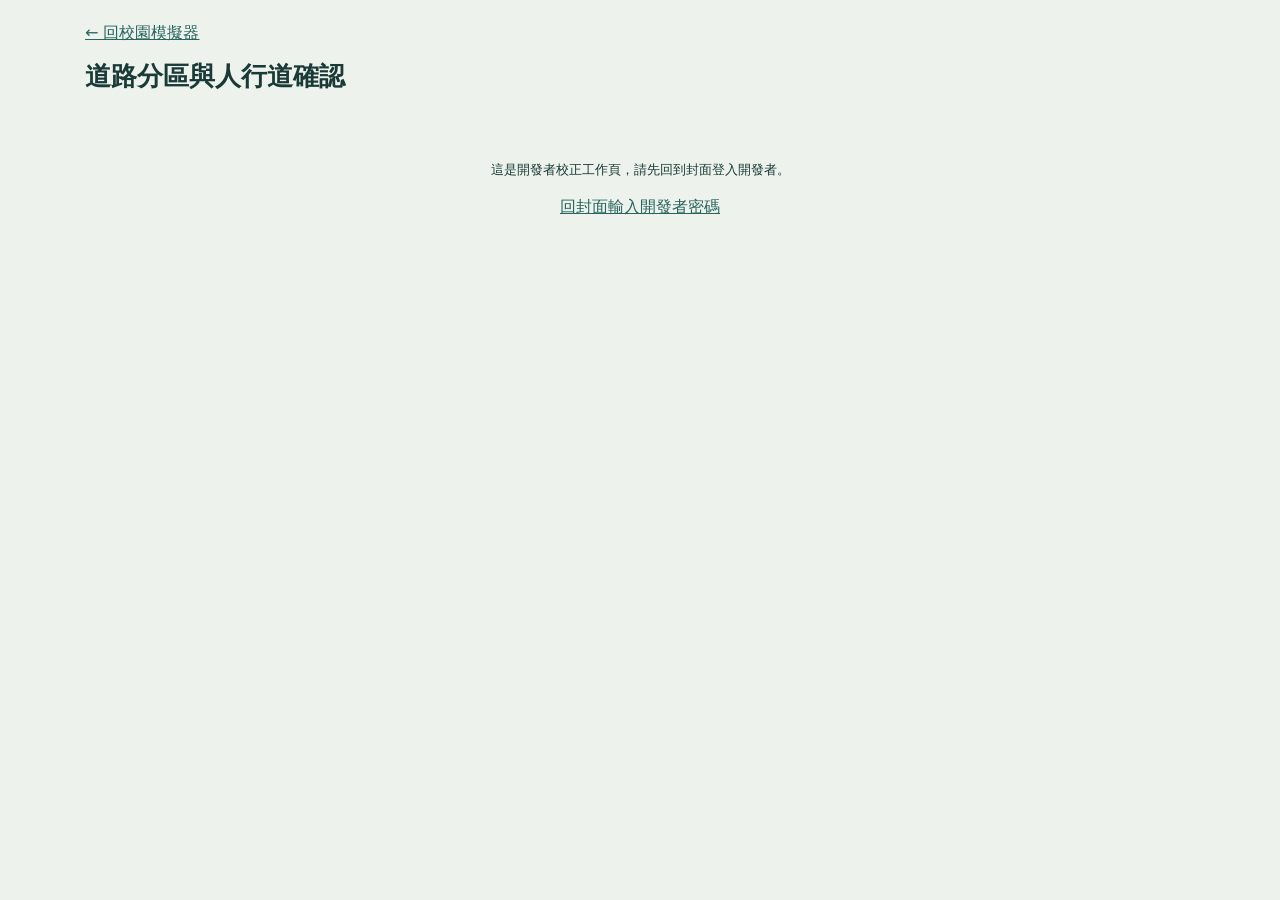
<file: zones.html>
<!doctype html><html lang="zh-Hant"><head><meta charset="utf-8"><meta name="viewport" content="width=device-width,initial-scale=1"><title>道路分區與人行道確認｜開發者</title><style>
*{box-sizing:border-box}[hidden]{display:none!important}body{margin:0;background:#edf2ec;color:#193a37;font-family:system-ui;line-height:1.6}main{max-width:1150px;padding:20px;margin:auto}a{color:#27655f}button,select,textarea{font:inherit}button{padding:9px 12px;border:1px solid #a7bfb0;border-radius:8px;background:#fff;color:#244d43;cursor:pointer}button:focus-visible,a:focus-visible,select:focus-visible,textarea:focus-visible{outline:3px solid #e59c42}h1{font-size:26px;margin:10px 0}.layout{display:grid;grid-template-columns:minmax(0,1fr) 330px;gap:18px}.map-panel{background:#dce4da;border:1px solid #b7c9bd;border-radius:14px;overflow:hidden}#zoneMap{display:block;width:100%;height:76dvh;touch-action:none;user-select:none}aside{background:white;border-radius:12px;padding:15px;max-height:85dvh;overflow:auto}#zoneList{display:grid;grid-template-columns:repeat(2,minmax(0,1fr));gap:5px}#zoneList button{font-size:12px;padding:7px;text-align:left}.selected,[aria-pressed=true]{background:#2b6756;color:white}.tabs,.zoom-controls,.review-actions{display:flex;flex-wrap:wrap;gap:6px;margin:10px 0}.road-review label{display:grid;margin:10px 0}.road-review select,.road-review textarea{width:100%;padding:8px;border:1px solid #a7bfb0;border-radius:8px;font-size:16px}.road-review textarea{min-height:90px}p{font-size:13px}.review-status{overflow-wrap:anywhere}.review-actions button{font-size:12px}#lock{padding:40px 15px;text-align:center}.caption{padding:9px;margin:0;background:#fff9}.topline{display:flex;justify-content:space-between;gap:10px}@media(max-width:700px){main{padding:14px}.layout{grid-template-columns:1fr}#zoneMap{height:60dvh}aside{max-height:none}#zoneList{grid-template-columns:repeat(3,minmax(0,1fr))}h1{font-size:23px}}
</style></head><body><main><div class="topline"><a href="./">← 回校園模擬器</a><button id="reviewLogout" type="button" hidden>登出開發者</button></div><h1>道路分區與人行道確認</h1><section id="lock"><p>這是開發者校正工作頁，請先回到封面登入開發者。</p><a href="./">回封面輸入開發者密碼</a></section><section id="reviewPage" hidden><p>R 編號依道路與校界分區；S 編號逐段確認人行道。新分區不套用舊 A1–D3 答案，植被與人行道草稿都不會自動改動場景。</p><div class="tabs"><button id="regionsTab" type="button">道路植被分區</button><button id="sidewalksTab" type="button">人行道逐段確認</button></div><div class="layout"><section class="map-panel"><div class="zoom-controls"><button id="reviewZoomIn" type="button" aria-label="放大地圖">＋</button><button id="reviewZoomOut" type="button" aria-label="縮小地圖">－</button><button id="reviewZoomReset" type="button">全校</button></div><svg id="zoneMap" aria-label="以道路為界的校園校正圖"></svg><p class="caption">雙指縮放、單指拖曳。人行道左右側以選取路段的 A→B 方向判斷。</p></section><aside><p id="mapSelection"></p><div id="reviewForm"></div><h2>選擇區域／路段</h2><div id="zoneList"></div></aside></div><p>路名依<a href="https://w3.nknu.edu.tw/images/files/yt_01_map.pdf" target="_blank" rel="noopener">校方校區圖</a>核對；莘學路為 OSM 名稱，尚待校方資料確認。校園輪廓與道路：© OpenStreetMap contributors。</p></section></main><script type="module" src="./zones-page.js"></script></body></html>
</file>
